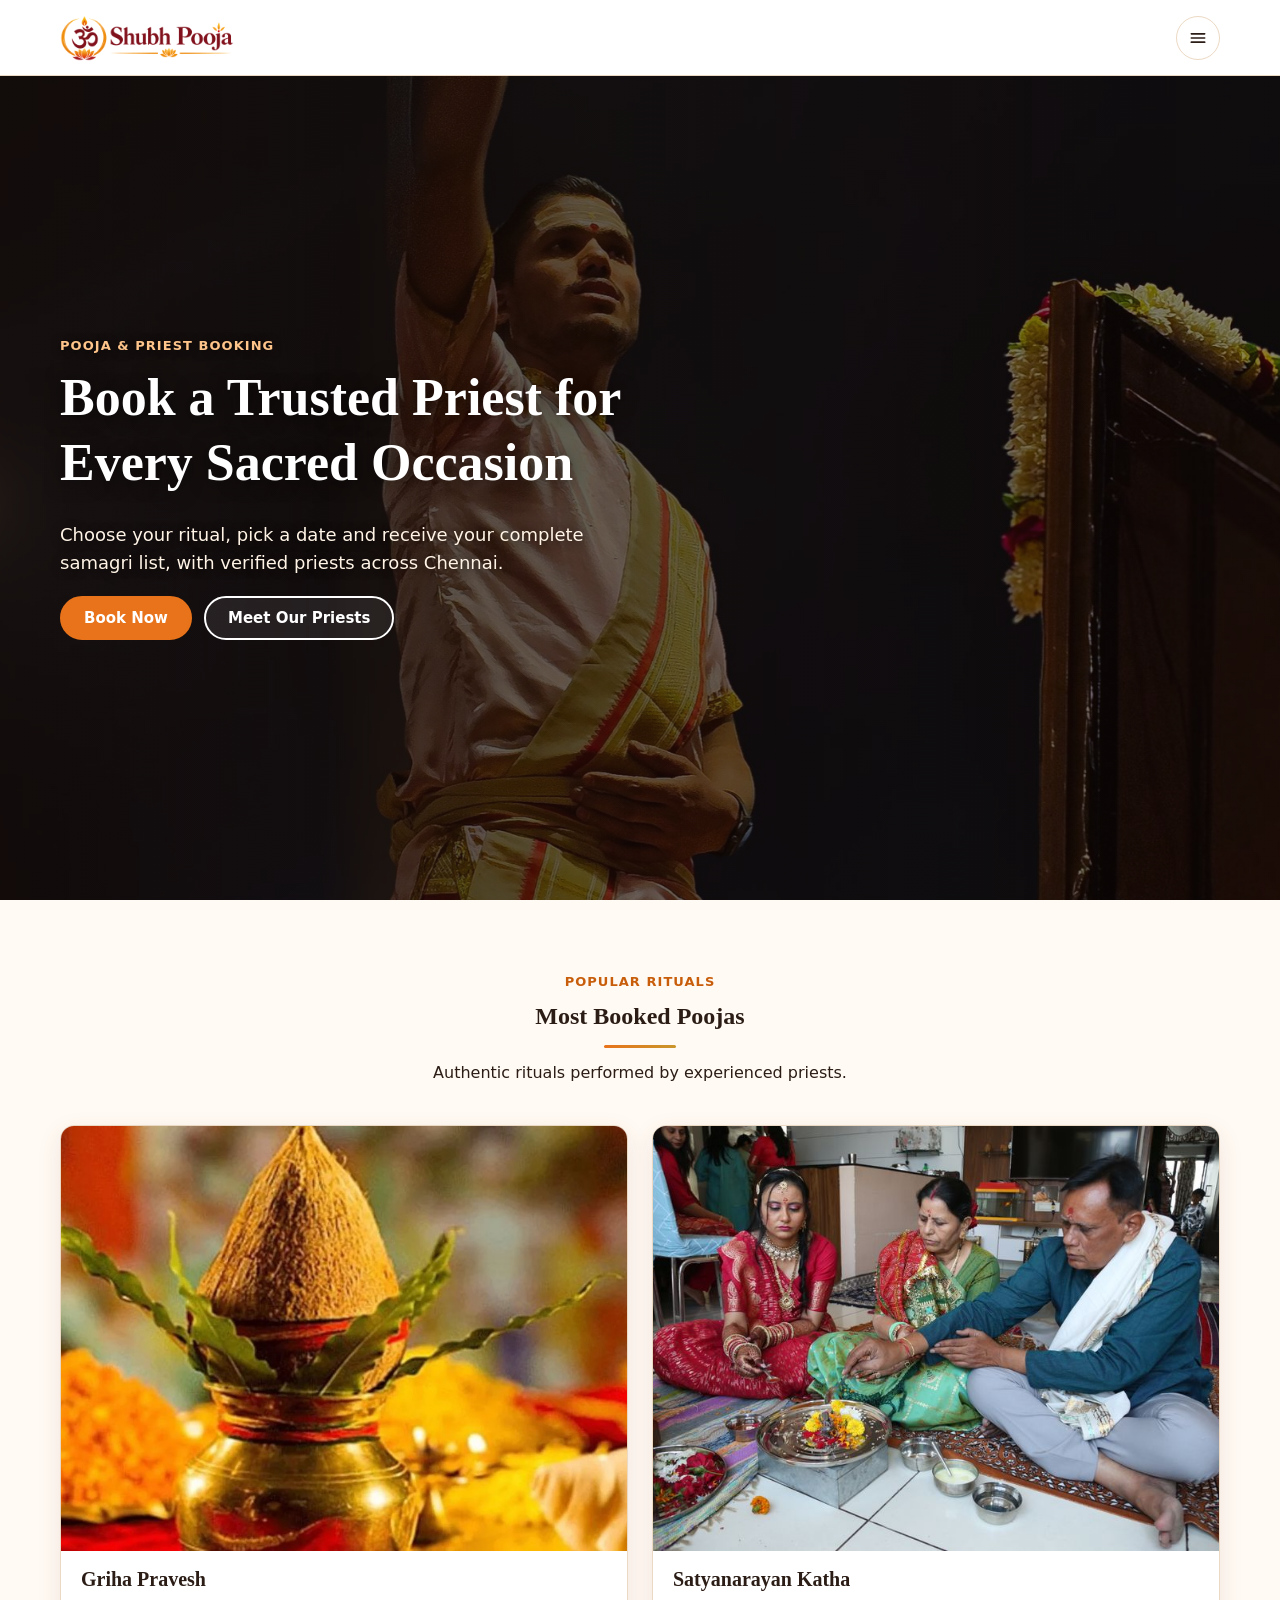
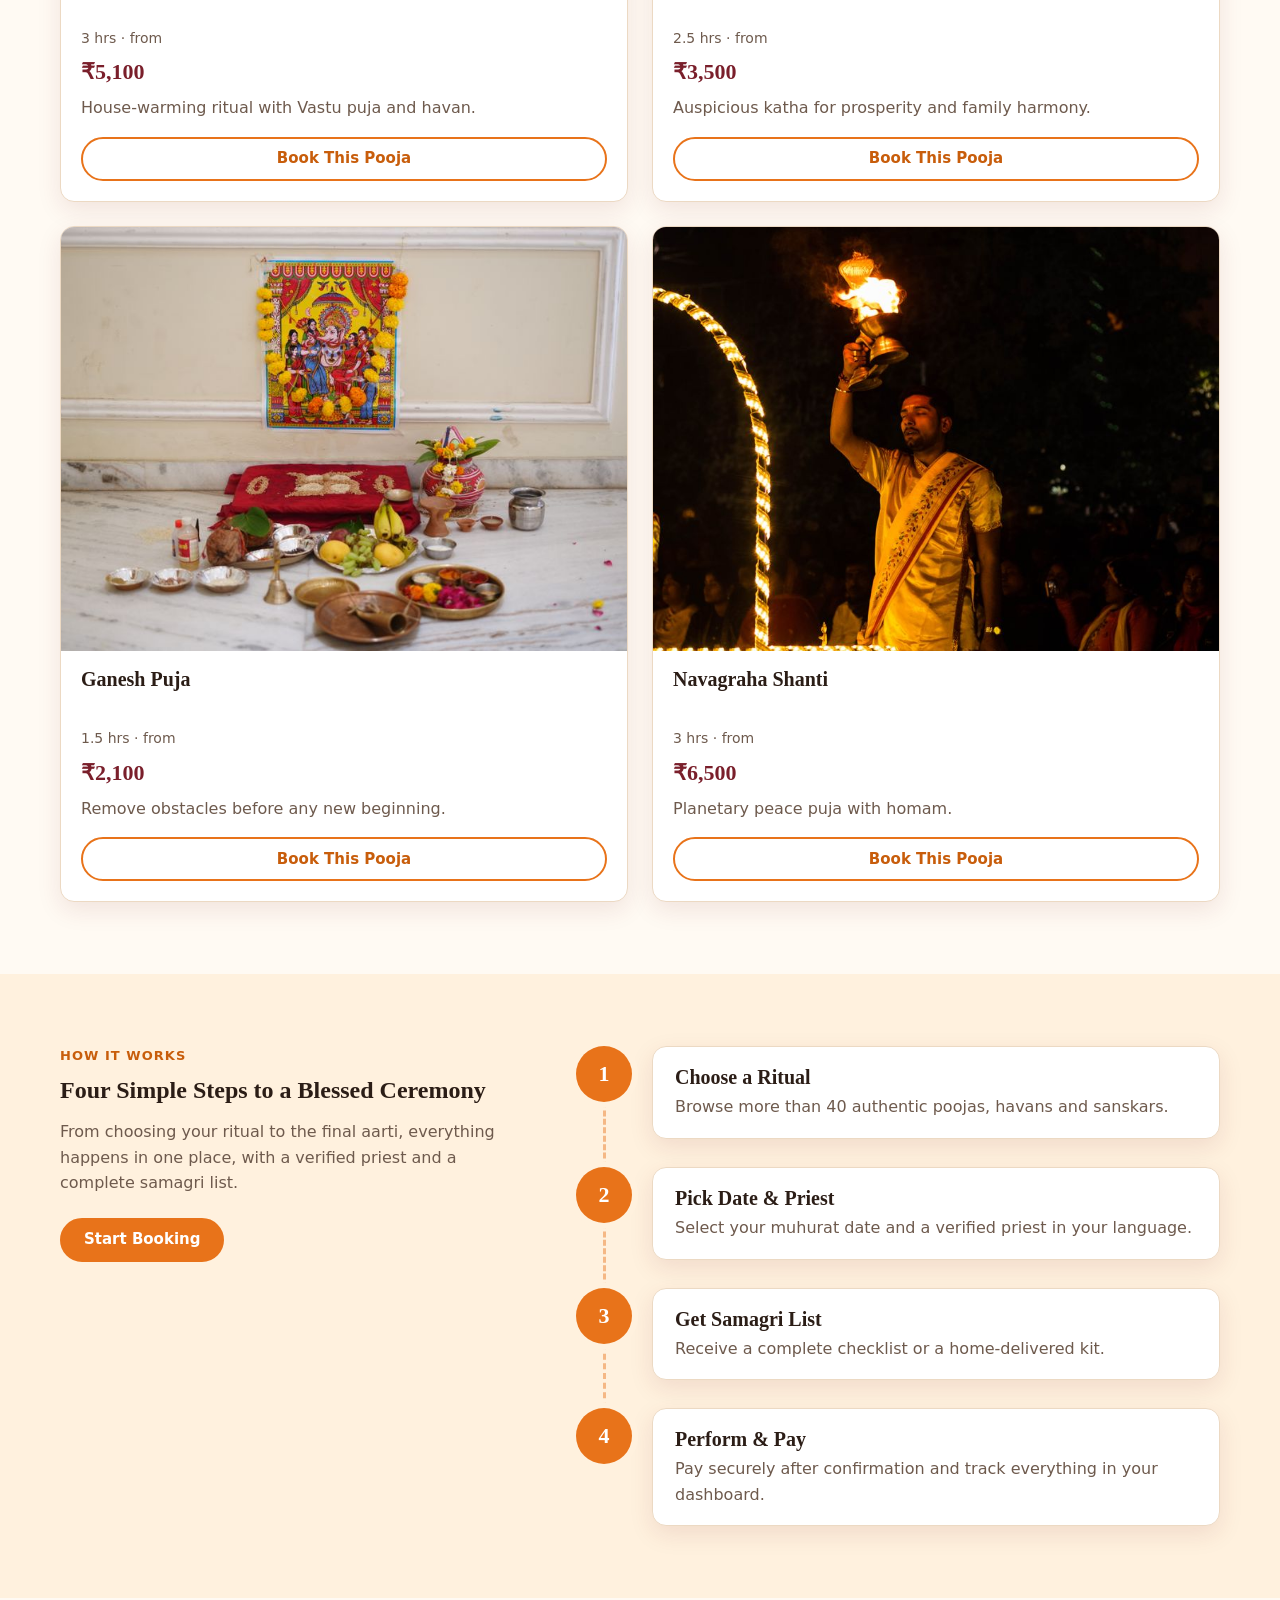
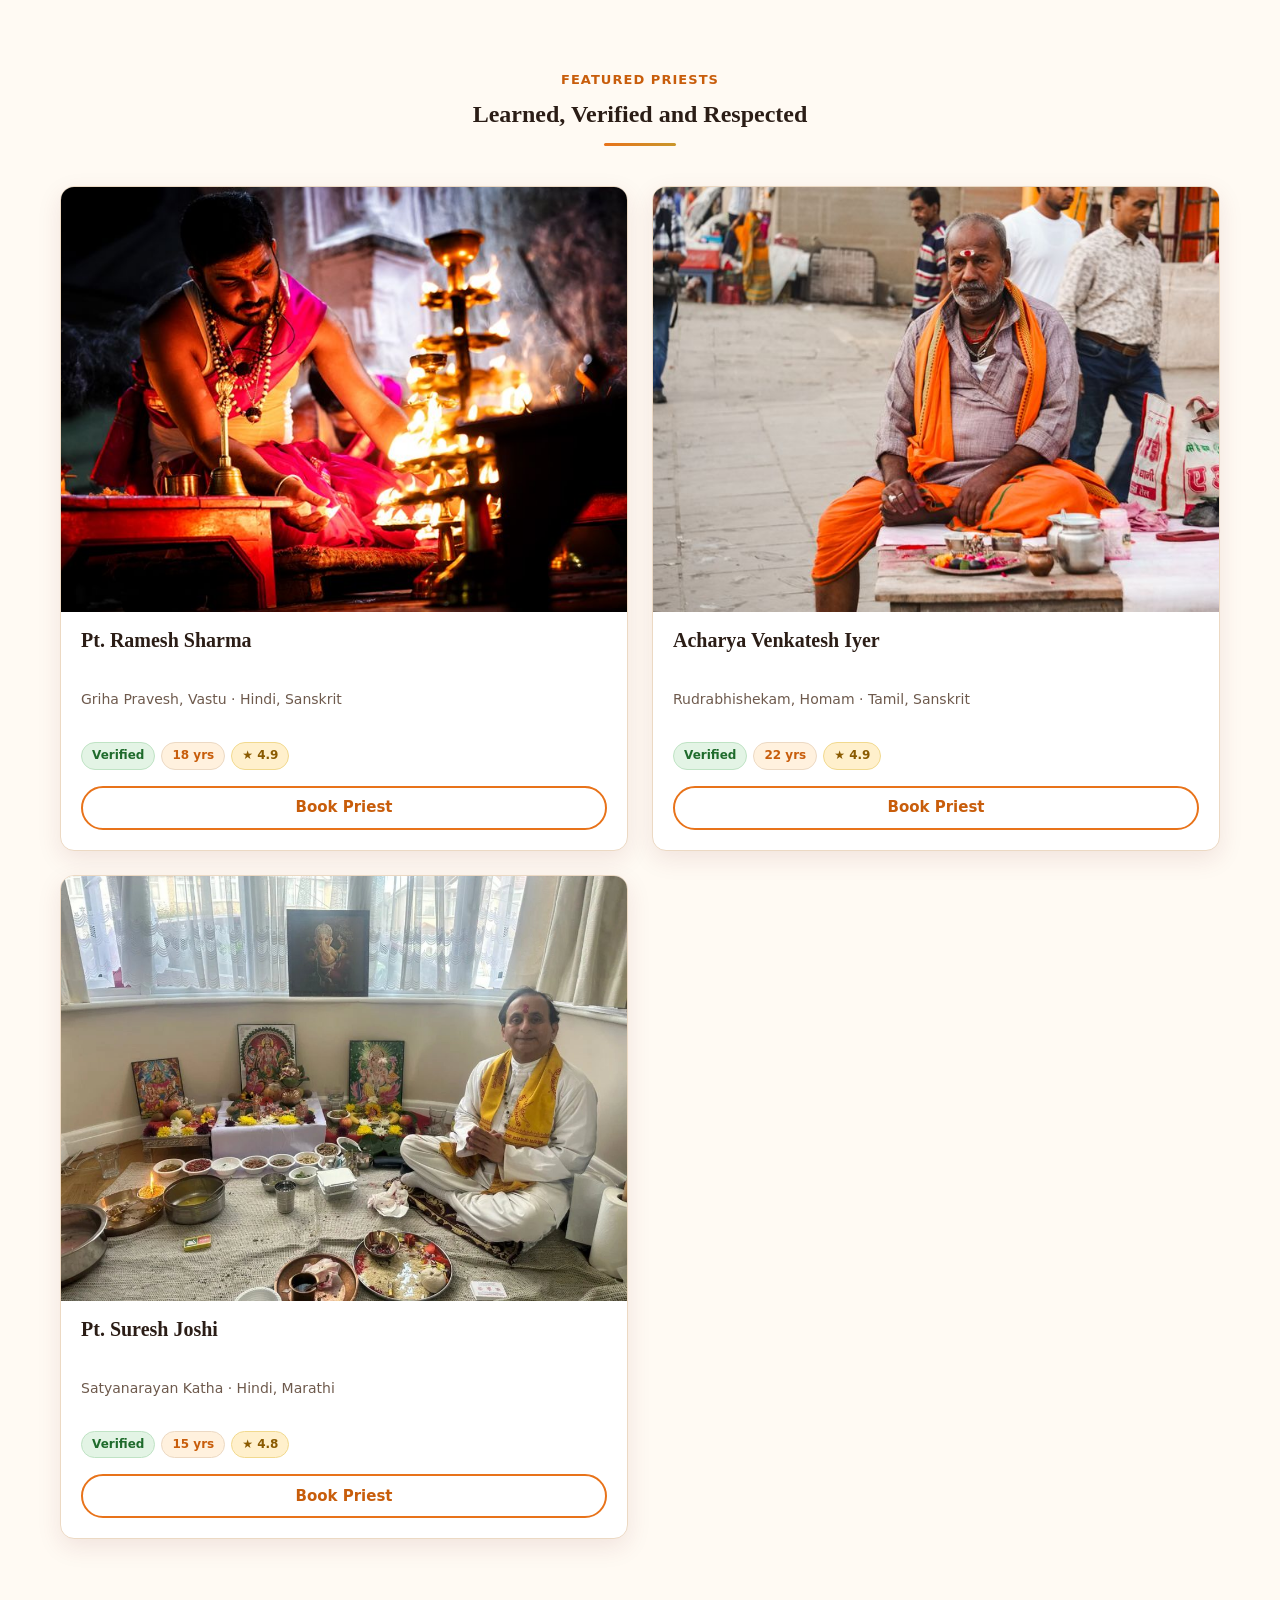
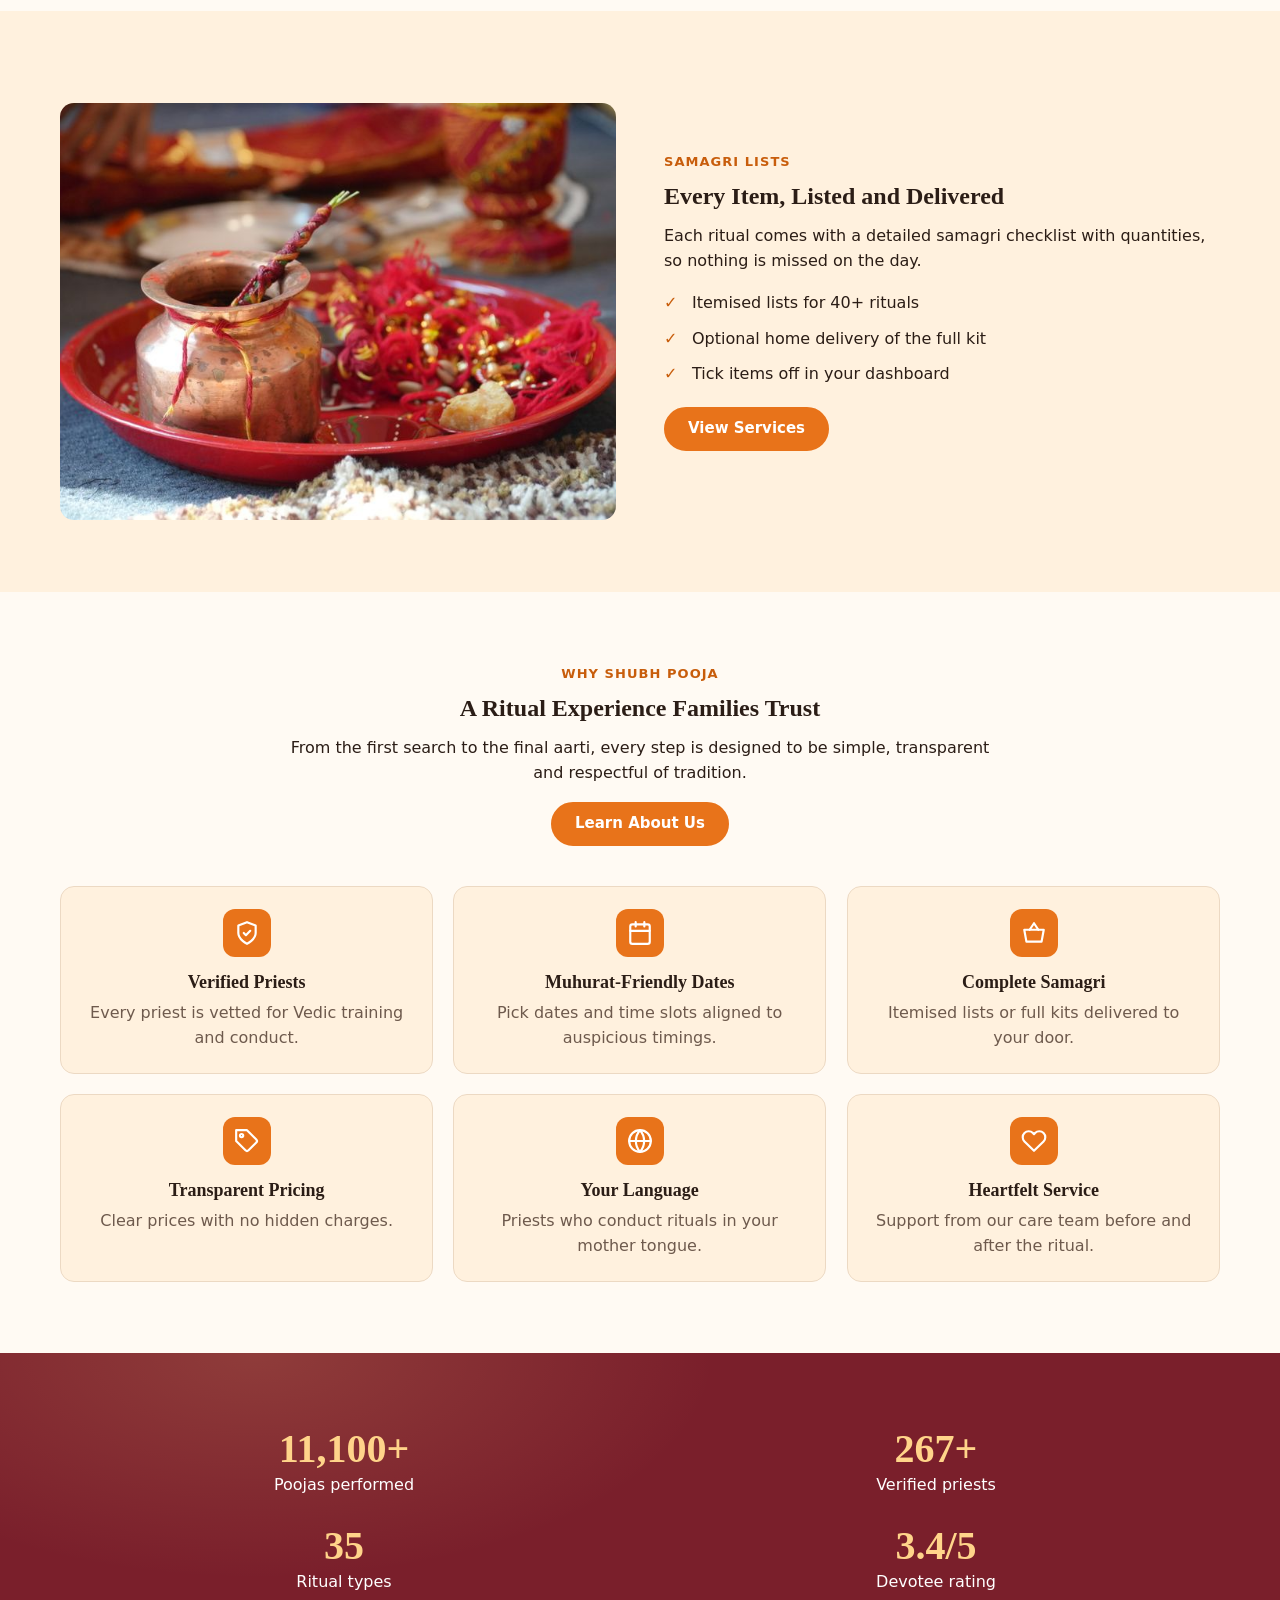
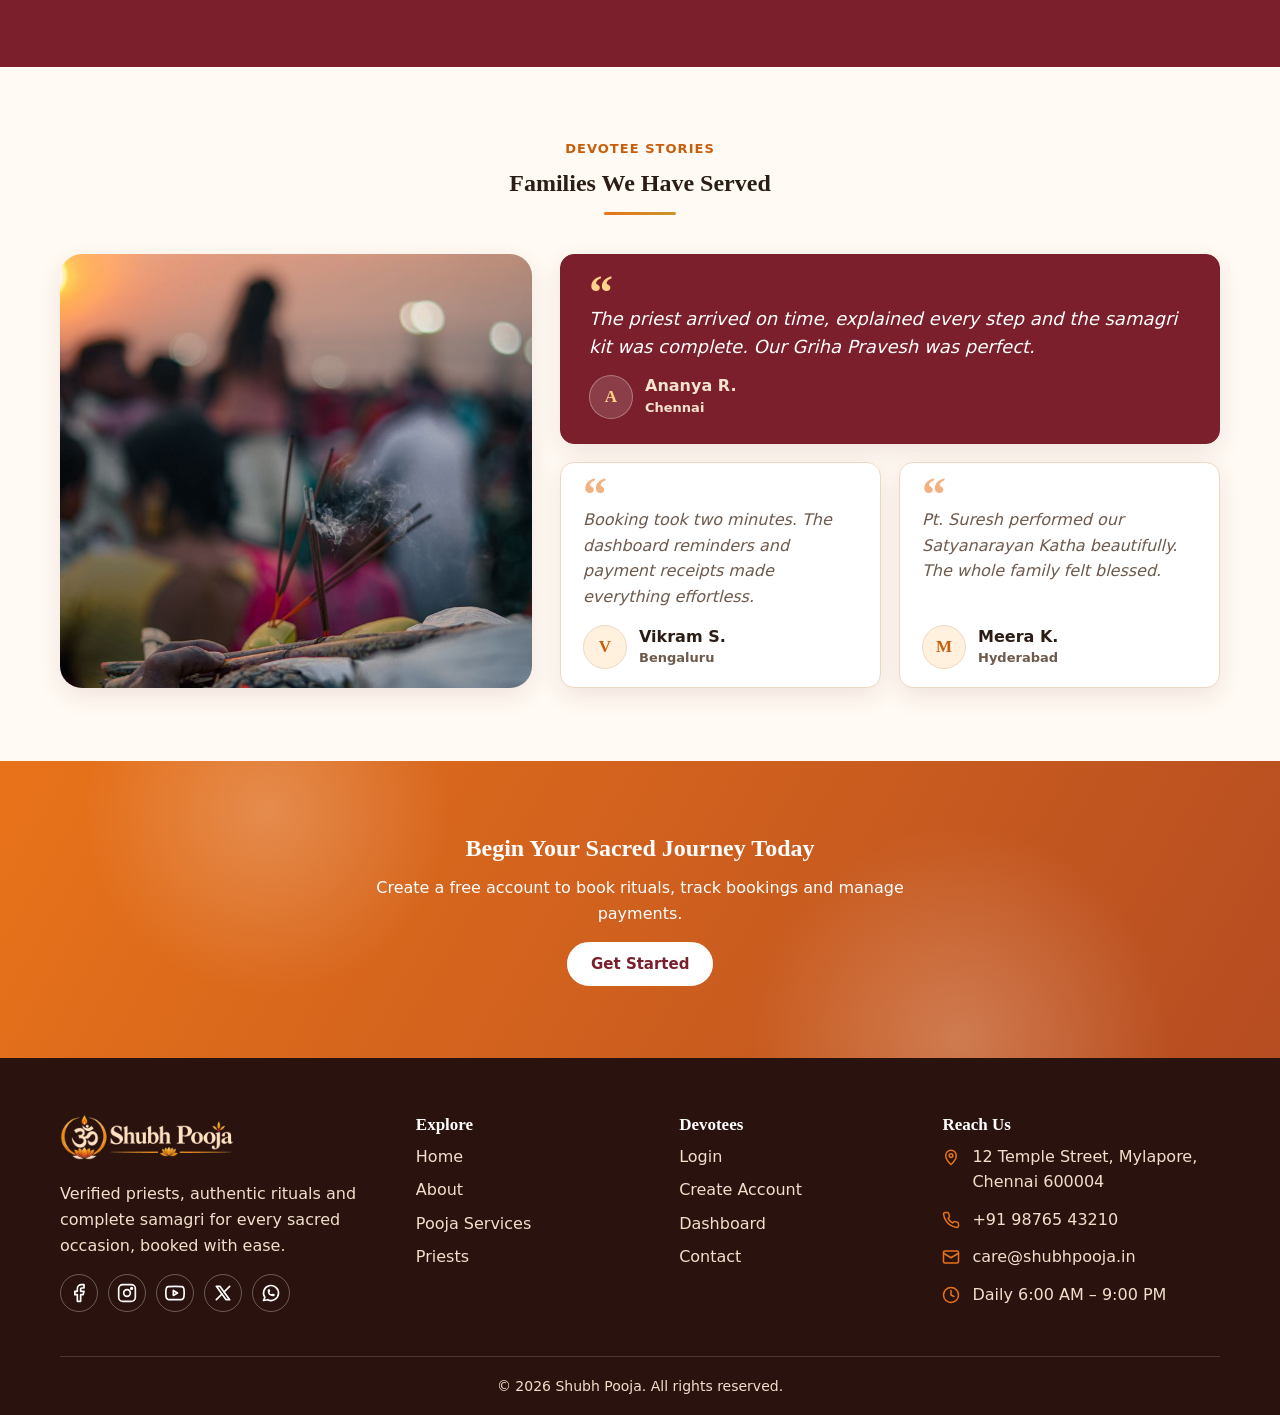
<file: index.html>
<!DOCTYPE html>
<html lang="en" dir="ltr" data-theme="light">
<head>
<meta charset="UTF-8"><meta name="viewport" content="width=device-width, initial-scale=1">
<title>Book Priests & Poojas | Shubh Pooja</title>
<link rel="icon" type="image/png" sizes="32x32" href="assets/images/favicon-32.png"><link rel="icon" href="assets/images/favicon.ico" sizes="any"><link rel="apple-touch-icon" href="assets/images/favicon-180.png">
<script>document.documentElement.classList.add("js");try{var t=localStorage.getItem("theme"),d=localStorage.getItem("dir");if(t)document.documentElement.setAttribute("data-theme",t);if(d)document.documentElement.setAttribute("dir",d)}catch(e){}</script><link rel="stylesheet" href="assets/css/style.css"><link rel="stylesheet" href="assets/css/responsive.css">
</head>
<body data-page="home1">
<div class="page-loader" id="page-loader" role="status" aria-label="Loading"><div class="pl-inner"><div class="pl-ring"><img src="assets/images/favicon-180.png" alt="" width="64" height="64"></div><p class="pl-text">Shubh Pooja</p><div class="pl-bar"><span></span></div></div></div><noscript><style>.page-loader{display:none!important}</style></noscript>
<header id="site-header"></header>
<main>
<section class="has-img hero hero-home" style="--hero-img:url('../images/pexels-31176917.jpg')" data-image-slot="home1-hero-bg"><div class="container"><div class="hero-content">
<p class="eyebrow">Pooja &amp; Priest Booking</p><h1>Book a Trusted Priest for Every Sacred Occasion</h1><p class="lead">Choose your ritual, pick a date and receive your complete samagri list, with verified priests across Chennai.</p><div class="hero-btns"><a class="btn btn-primary" href="services.html">Book Now</a><a class="btn btn-outline" href="priests.html">Meet Our Priests</a></div></div></div></section>
<section class="section "><div class="container">
<div class="section-title"><p class="eyebrow">Popular Rituals</p><h2>Most Booked Poojas</h2><p>Authentic rituals performed by experienced priests.</p></div><div class="grid grid-4"><article class="card" data-cat="home"><div class="img-slot" data-image-slot="home1-ritual-1"><img src="assets/images/griha-pravesh.jpg" alt="Decorated kalash with coconut and mango leaves for a Griha Pravesh puja" loading="lazy" decoding="async"></div><h3 class="t2">Griha Pravesh</h3><p class="meta">3 hrs &middot; from</p><div class="price">₹5,100</div><p>House-warming ritual with Vastu puja and havan.</p><a class="btn btn-outline" href="login.html">Book This Pooja</a></article><article class="card" data-cat="katha"><div class="img-slot" data-image-slot="home1-ritual-2"><img src="assets/images/pexels-35429180.jpg" alt="Family performing a Satyanarayan pooja at home" loading="lazy" decoding="async"></div><h3 class="t2">Satyanarayan Katha</h3><p class="meta">2.5 hrs &middot; from</p><div class="price">₹3,500</div><p>Auspicious katha for prosperity and family harmony.</p><a class="btn btn-outline" href="login.html">Book This Pooja</a></article><article class="card" data-cat="puja"><div class="img-slot" data-image-slot="home1-ritual-3"><img src="assets/images/pexels-37116936.jpg" alt="Ganesh puja setup with offerings" loading="lazy" decoding="async"></div><h3 class="t2">Ganesh Puja</h3><p class="meta">1.5 hrs &middot; from</p><div class="price">₹2,100</div><p>Remove obstacles before any new beginning.</p><a class="btn btn-outline" href="login.html">Book This Pooja</a></article><article class="card" data-cat="homam"><div class="img-slot" data-image-slot="home1-ritual-4"><img src="assets/images/pexels-32680865.jpg" alt="Priest performing a fire offering ritual for Navagraha shanti" loading="lazy" decoding="async"></div><h3 class="t2">Navagraha Shanti</h3><p class="meta">3 hrs &middot; from</p><div class="price">₹6,500</div><p>Planetary peace puja with homam.</p><a class="btn btn-outline" href="login.html">Book This Pooja</a></article></div>
</div></section>
<section class="section alt "><div class="container">
<div class="how"><div class="how-intro"><p class="eyebrow">How It Works</p><h2>Four Simple Steps to a Blessed Ceremony</h2><p>From choosing your ritual to the final aarti, everything happens in one place, with a verified priest and a complete samagri list.</p><a class="btn btn-primary" href="services.html">Start Booking</a></div>
<ol class="how-list"><li class="how-step"><span class="n">1</span><div class="body"><h3>Choose a Ritual</h3><p>Browse more than 40 authentic poojas, havans and sanskars.</p></div></li><li class="how-step"><span class="n">2</span><div class="body"><h3>Pick Date &amp; Priest</h3><p>Select your muhurat date and a verified priest in your language.</p></div></li><li class="how-step"><span class="n">3</span><div class="body"><h3>Get Samagri List</h3><p>Receive a complete checklist or a home-delivered kit.</p></div></li><li class="how-step"><span class="n">4</span><div class="body"><h3>Perform &amp; Pay</h3><p>Pay securely after confirmation and track everything in your dashboard.</p></div></li></ol></div>
</div></section>
<section class="section "><div class="container">
<div class="section-title"><p class="eyebrow">Featured Priests</p><h2>Learned, Verified and Respected</h2><p></p></div><div class="grid grid-3"><article class="card" data-name="pt. ramesh sharma"><div class="img-slot" data-image-slot="home1-priest-1"><img src="assets/images/pexels-31598124.jpg" alt="Hindu priest performing a ritual with candles and incense" loading="lazy" decoding="async"></div><h3 class="t2">Pt. Ramesh Sharma</h3><p class="meta m2">Griha Pravesh, Vastu &middot; Hindi, Sanskrit</p><p class="badges"><span class="badge ok">Verified</span><span class="badge">18 yrs</span><span class="badge warn">&#9733; 4.9</span></p><a class="btn btn-outline" href="login.html">Book Priest</a></article><article class="card" data-name="acharya venkatesh iyer"><div class="img-slot" data-image-slot="home1-priest-2"><img src="assets/images/pexels-29274958.jpg" alt="Elderly priest conducting a Hindu ritual at a temple" loading="lazy" decoding="async"></div><h3 class="t2">Acharya Venkatesh Iyer</h3><p class="meta m2">Rudrabhishekam, Homam &middot; Tamil, Sanskrit</p><p class="badges"><span class="badge ok">Verified</span><span class="badge">22 yrs</span><span class="badge warn">&#9733; 4.9</span></p><a class="btn btn-outline" href="login.html">Book Priest</a></article><article class="card" data-name="pt. suresh joshi"><div class="img-slot" data-image-slot="home1-priest-3"><img src="assets/images/priest-suresh-joshi.jpg" alt="Pt. Suresh Joshi seated before a decorated puja altar with offerings" loading="lazy" decoding="async"></div><h3 class="t2">Pt. Suresh Joshi</h3><p class="meta m2">Satyanarayan Katha &middot; Hindi, Marathi</p><p class="badges"><span class="badge ok">Verified</span><span class="badge">15 yrs</span><span class="badge warn">&#9733; 4.8</span></p><a class="btn btn-outline" href="login.html">Book Priest</a></article></div>
</div></section>
<section class="section alt "><div class="container">
<div class="split"><div class="img-slot" data-image-slot="home1-samagri"><img src="assets/images/pexels-14855916.jpg" alt="Traditional pooja thali with copper pot and ritual items" loading="lazy" decoding="async"></div><div><p class="eyebrow">Samagri Lists</p><h2>Every Item, Listed and Delivered</h2><p>Each ritual comes with a detailed samagri checklist with quantities, so nothing is missed on the day.</p><ul class="checks"><li>Itemised lists for 40+ rituals</li><li>Optional home delivery of the full kit</li><li>Tick items off in your dashboard</li></ul><a class="btn btn-primary" href="services.html">View Services</a></div></div>
</div></section>
<section class="section"><div class="container"><div class="why"><div class="why-intro"><p class="eyebrow">Why Shubh Pooja</p><h2>A Ritual Experience Families Trust</h2><p>From the first search to the final aarti, every step is designed to be simple, transparent and respectful of tradition.</p><a class="btn btn-primary" href="about.html">Learn About Us</a></div><div class="why-grid"><article class="why-tile"><span class="ico"><svg class="ic" viewBox="0 0 24 24" aria-hidden="true"><path d="M12 22s8-4 8-10V5l-8-3-8 3v7c0 6 8 10 8 10z"/><path d="M9 12l2 2 4-4"/></svg></span><h3>Verified Priests</h3><p>Every priest is vetted for Vedic training and conduct.</p></article><article class="why-tile"><span class="ico"><svg class="ic" viewBox="0 0 24 24" aria-hidden="true"><rect x="3" y="4" width="18" height="18" rx="2"/><path d="M16 2v4M8 2v4M3 10h18"/></svg></span><h3>Muhurat-Friendly Dates</h3><p>Pick dates and time slots aligned to auspicious timings.</p></article><article class="why-tile"><span class="ico"><svg class="ic" viewBox="0 0 24 24" aria-hidden="true"><path d="M3 9h18l-2 11H5L3 9z"/><path d="M8 9l4-6 4 6"/></svg></span><h3>Complete Samagri</h3><p>Itemised lists or full kits delivered to your door.</p></article><article class="why-tile"><span class="ico"><svg class="ic" viewBox="0 0 24 24" aria-hidden="true"><path d="M20.6 13.4l-7.2 7.2a2 2 0 0 1-2.8 0L2 12V2h10l8.6 8.6a2 2 0 0 1 0 2.8z"/><circle cx="7" cy="7" r="1.5"/></svg></span><h3>Transparent Pricing</h3><p>Clear prices with no hidden charges.</p></article><article class="why-tile"><span class="ico"><svg class="ic" viewBox="0 0 24 24" aria-hidden="true"><circle cx="12" cy="12" r="10"/><path d="M2 12h20M12 2a15 15 0 0 1 0 20M12 2a15 15 0 0 0 0 20"/></svg></span><h3>Your Language</h3><p>Priests who conduct rituals in your mother tongue.</p></article><article class="why-tile"><span class="ico"><svg class="ic" viewBox="0 0 24 24" aria-hidden="true"><path d="M20.8 4.6a5.5 5.5 0 0 0-7.8 0L12 5.7l-1-1.1a5.5 5.5 0 0 0-7.8 7.8L12 21l8.8-8.6a5.5 5.5 0 0 0 0-7.8z"/></svg></span><h3>Heartfelt Service</h3><p>Support from our care team before and after the ritual.</p></article></div></div></div></section>
<section class="section stats-band"><div class="container"><div class="grid grid-4"><div class="stat"><b>12,500+</b>Poojas performed</div><div class="stat"><b>320+</b>Verified priests</div><div class="stat"><b>45</b>Ritual types</div><div class="stat"><b>4.8/5</b>Devotee rating</div></div></div></section>
<section class="section "><div class="container">
<div class="section-title"><p class="eyebrow">Devotee Stories</p><h2>Families We Have Served</h2><p></p></div>
<div class="stories"><div class="img-slot stories-photo" data-image-slot="home1-stories-family"><img src="assets/images/pexels-36754808.jpg" alt="Families gathered for a puja ritual by the river at sunset" loading="lazy" decoding="async"></div>
<div class="stories-col"><article class="story feature"><span class="qmark" aria-hidden="true">&ldquo;</span><p class="quote">The priest arrived on time, explained every step and the samagri kit was complete. Our Griha Pravesh was perfect.</p><div class="who-row"><span class="avatar-i" aria-hidden="true">A</span><p class="who">Ananya R.<br><span class="meta">Chennai</span></p></div></article>
<div class="stories-pair"><article class="story"><span class="qmark" aria-hidden="true">&ldquo;</span><p class="quote">Booking took two minutes. The dashboard reminders and payment receipts made everything effortless.</p><div class="who-row"><span class="avatar-i" aria-hidden="true">V</span><p class="who">Vikram S.<br><span class="meta">Bengaluru</span></p></div></article>
<article class="story"><span class="qmark" aria-hidden="true">&ldquo;</span><p class="quote">Pt. Suresh performed our Satyanarayan Katha beautifully. The whole family felt blessed.</p><div class="who-row"><span class="avatar-i" aria-hidden="true">M</span><p class="who">Meera K.<br><span class="meta">Hyderabad</span></p></div></article></div></div></div>
</div></section>
<section class="section cta-band"><div class="container"><h2>Begin Your Sacred Journey Today</h2><p>Create a free account to book rituals, track bookings and manage payments.</p><a class="btn btn-primary" href="create-account.html">Get Started</a></div></section>
</main>
<footer id="site-footer"></footer>
<script src="assets/js/main.js"></script>
<script src="assets/js/pages.js"></script>
<script src="assets/js/animations.js"></script>
</body>
</html>
</file>
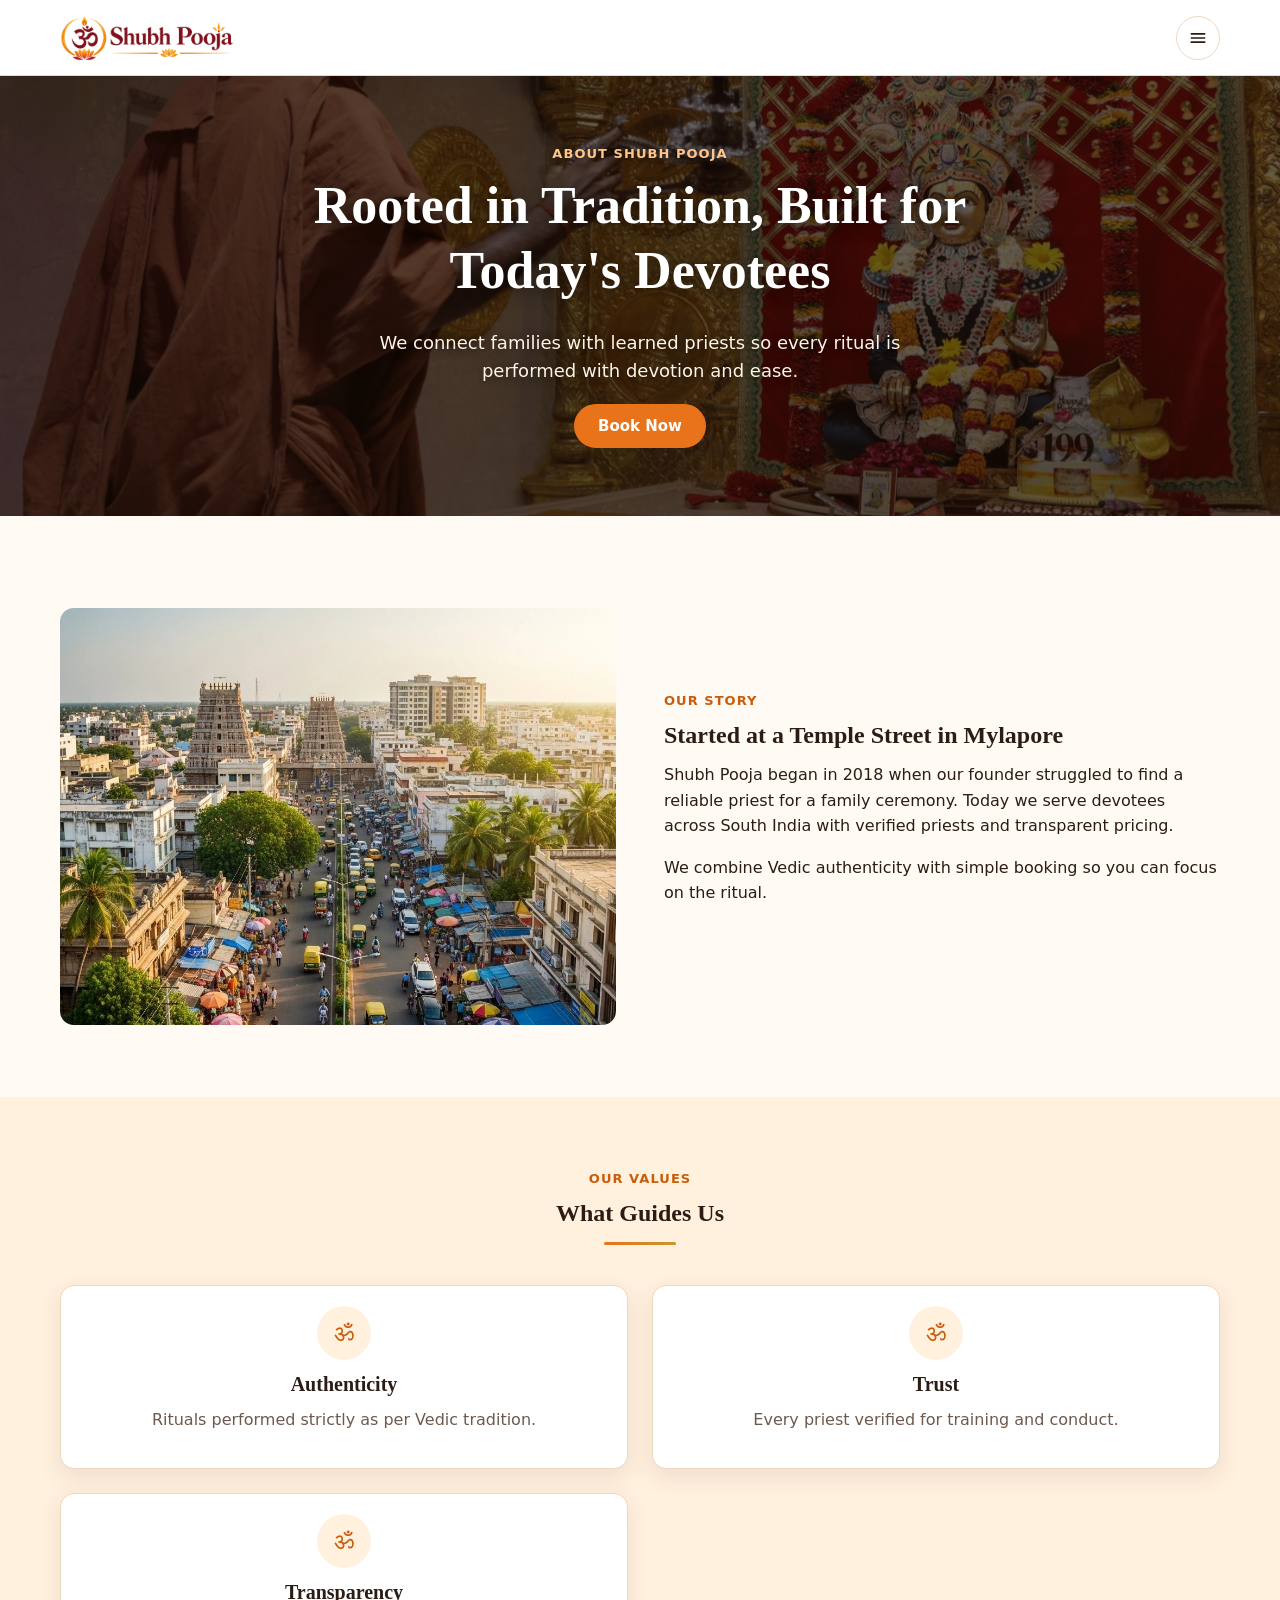
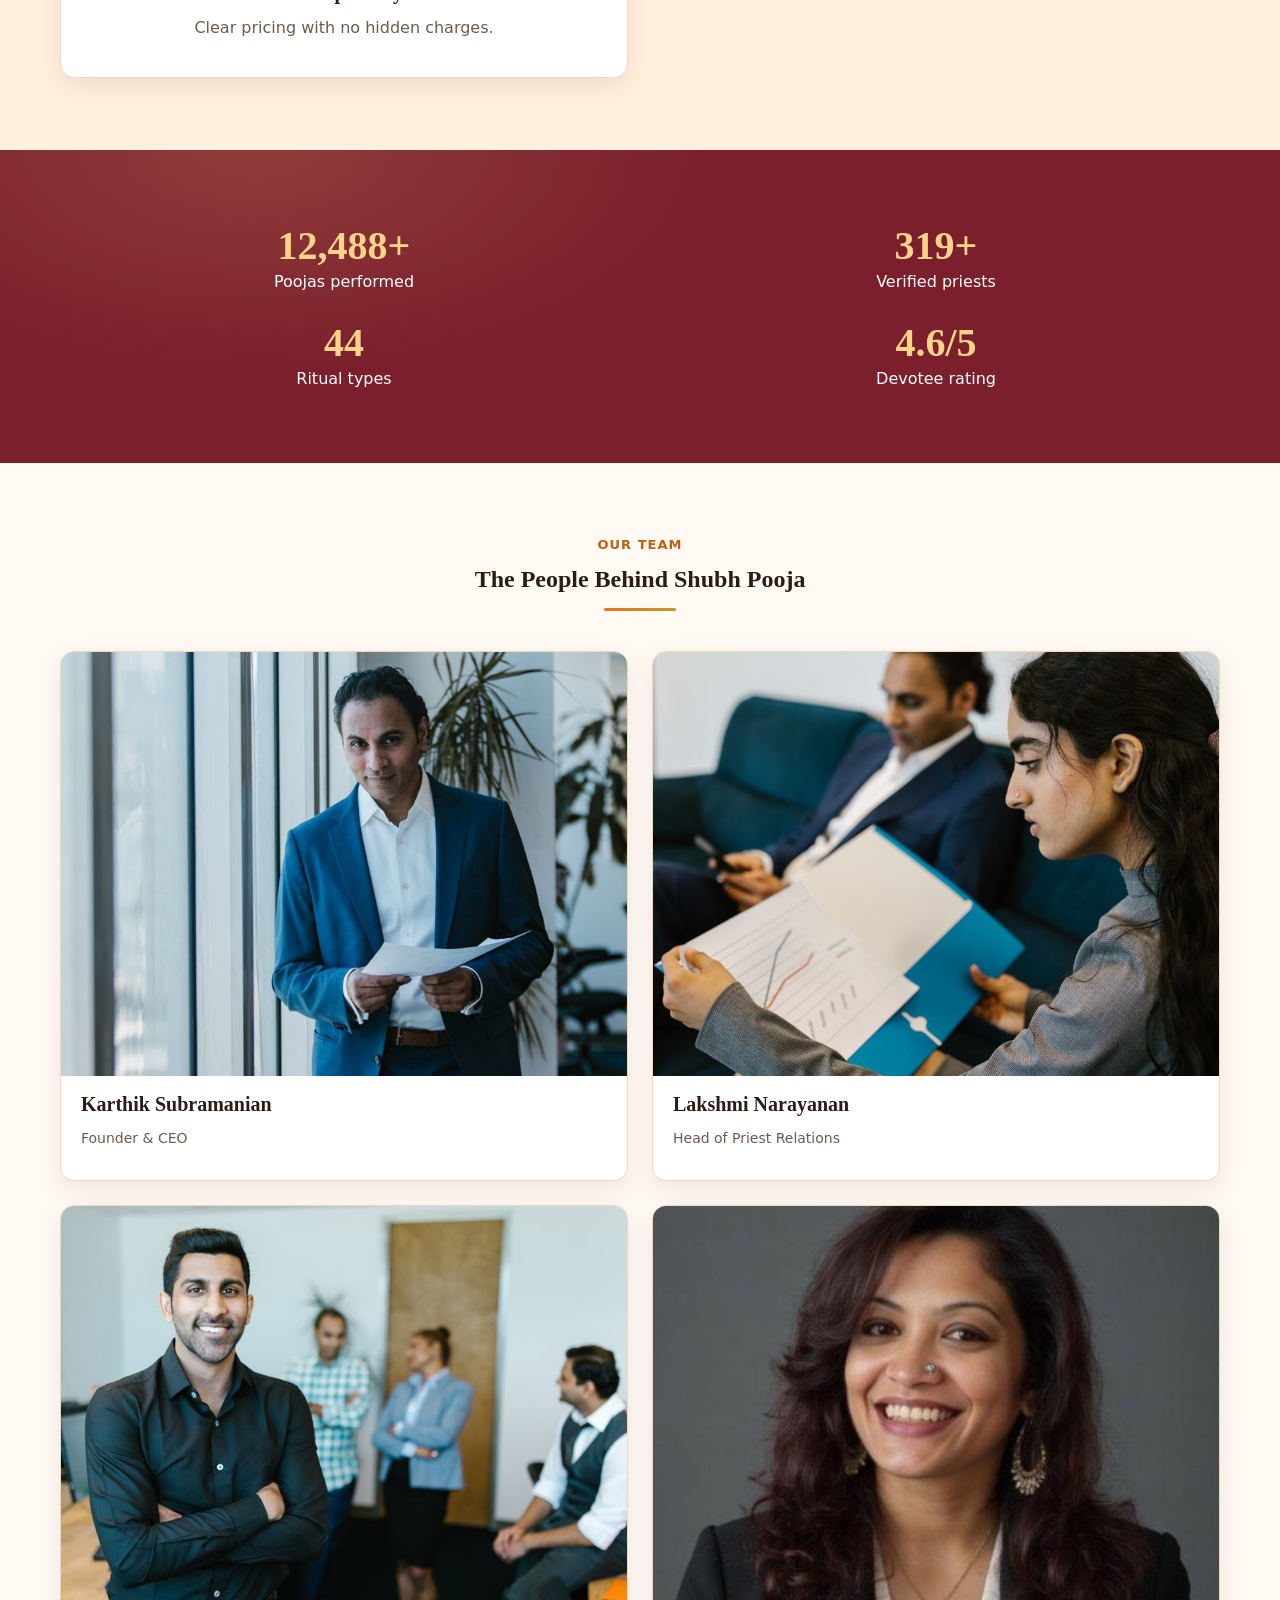
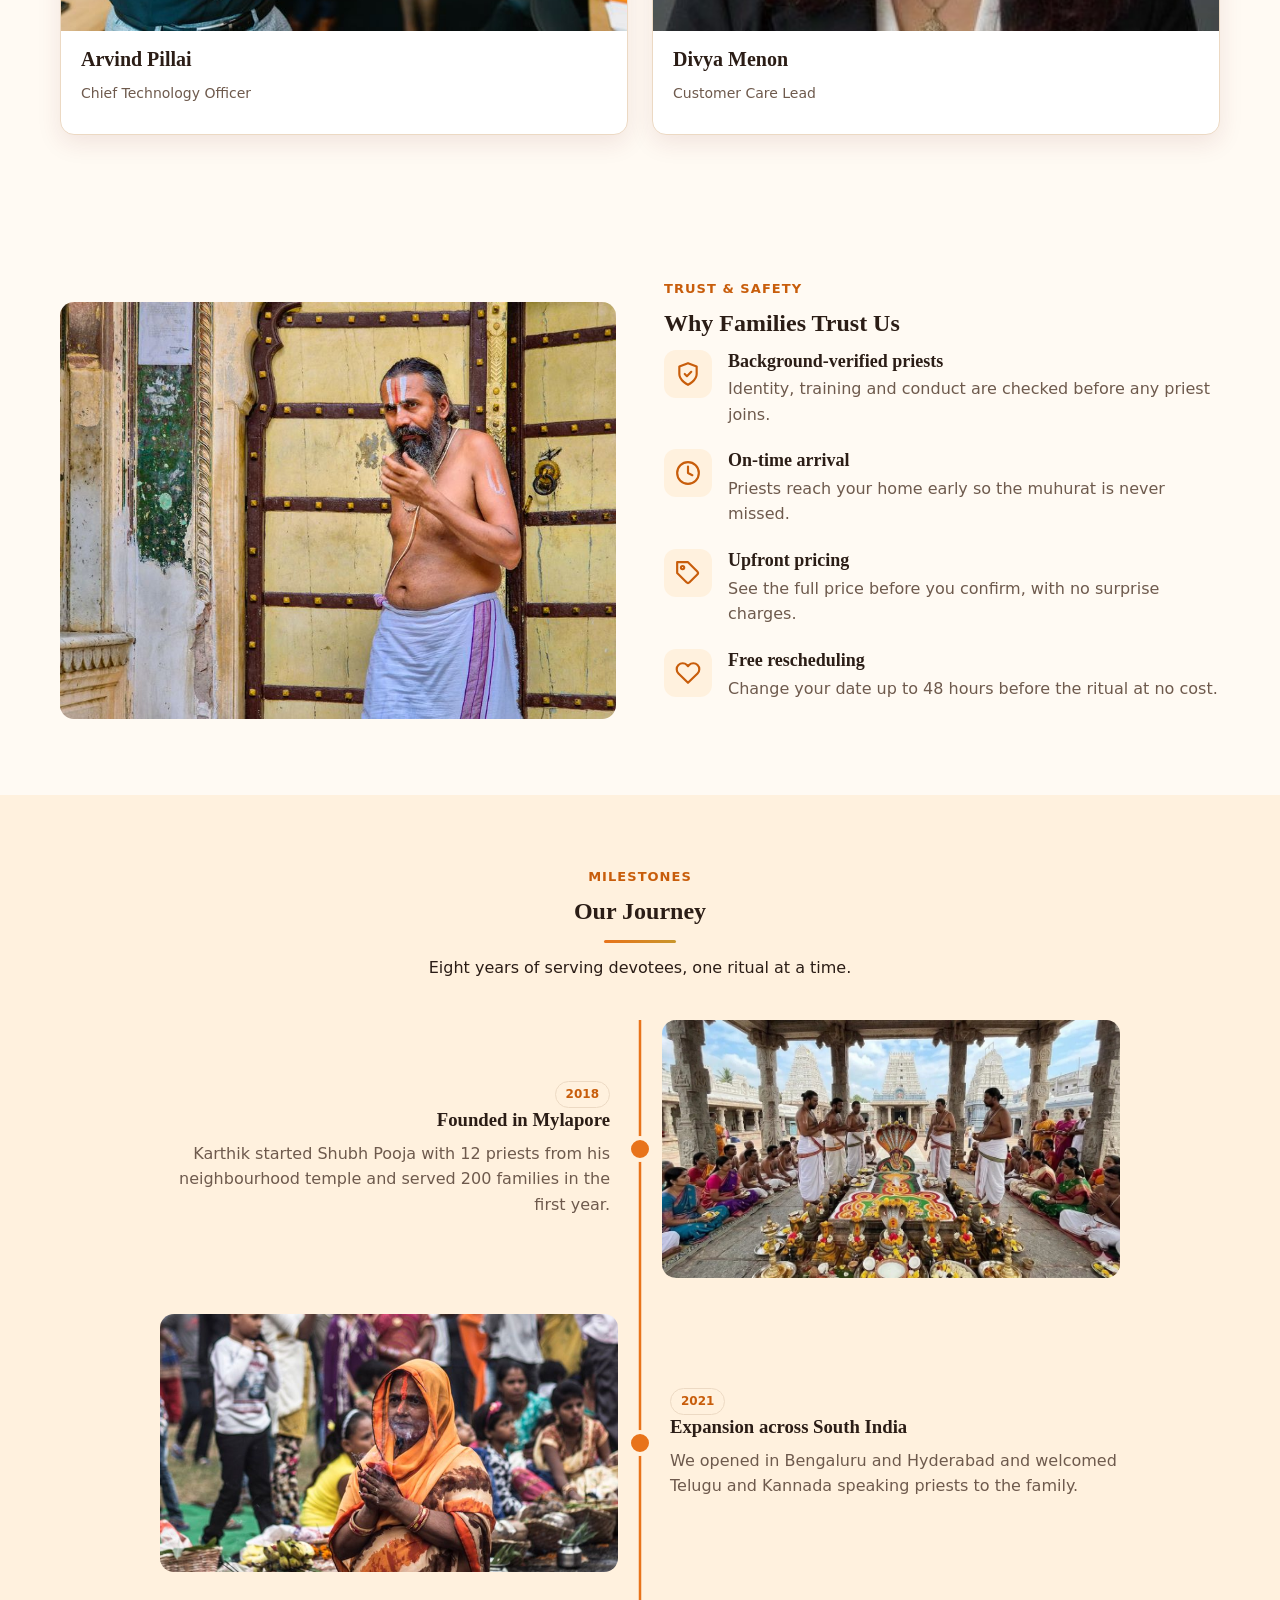
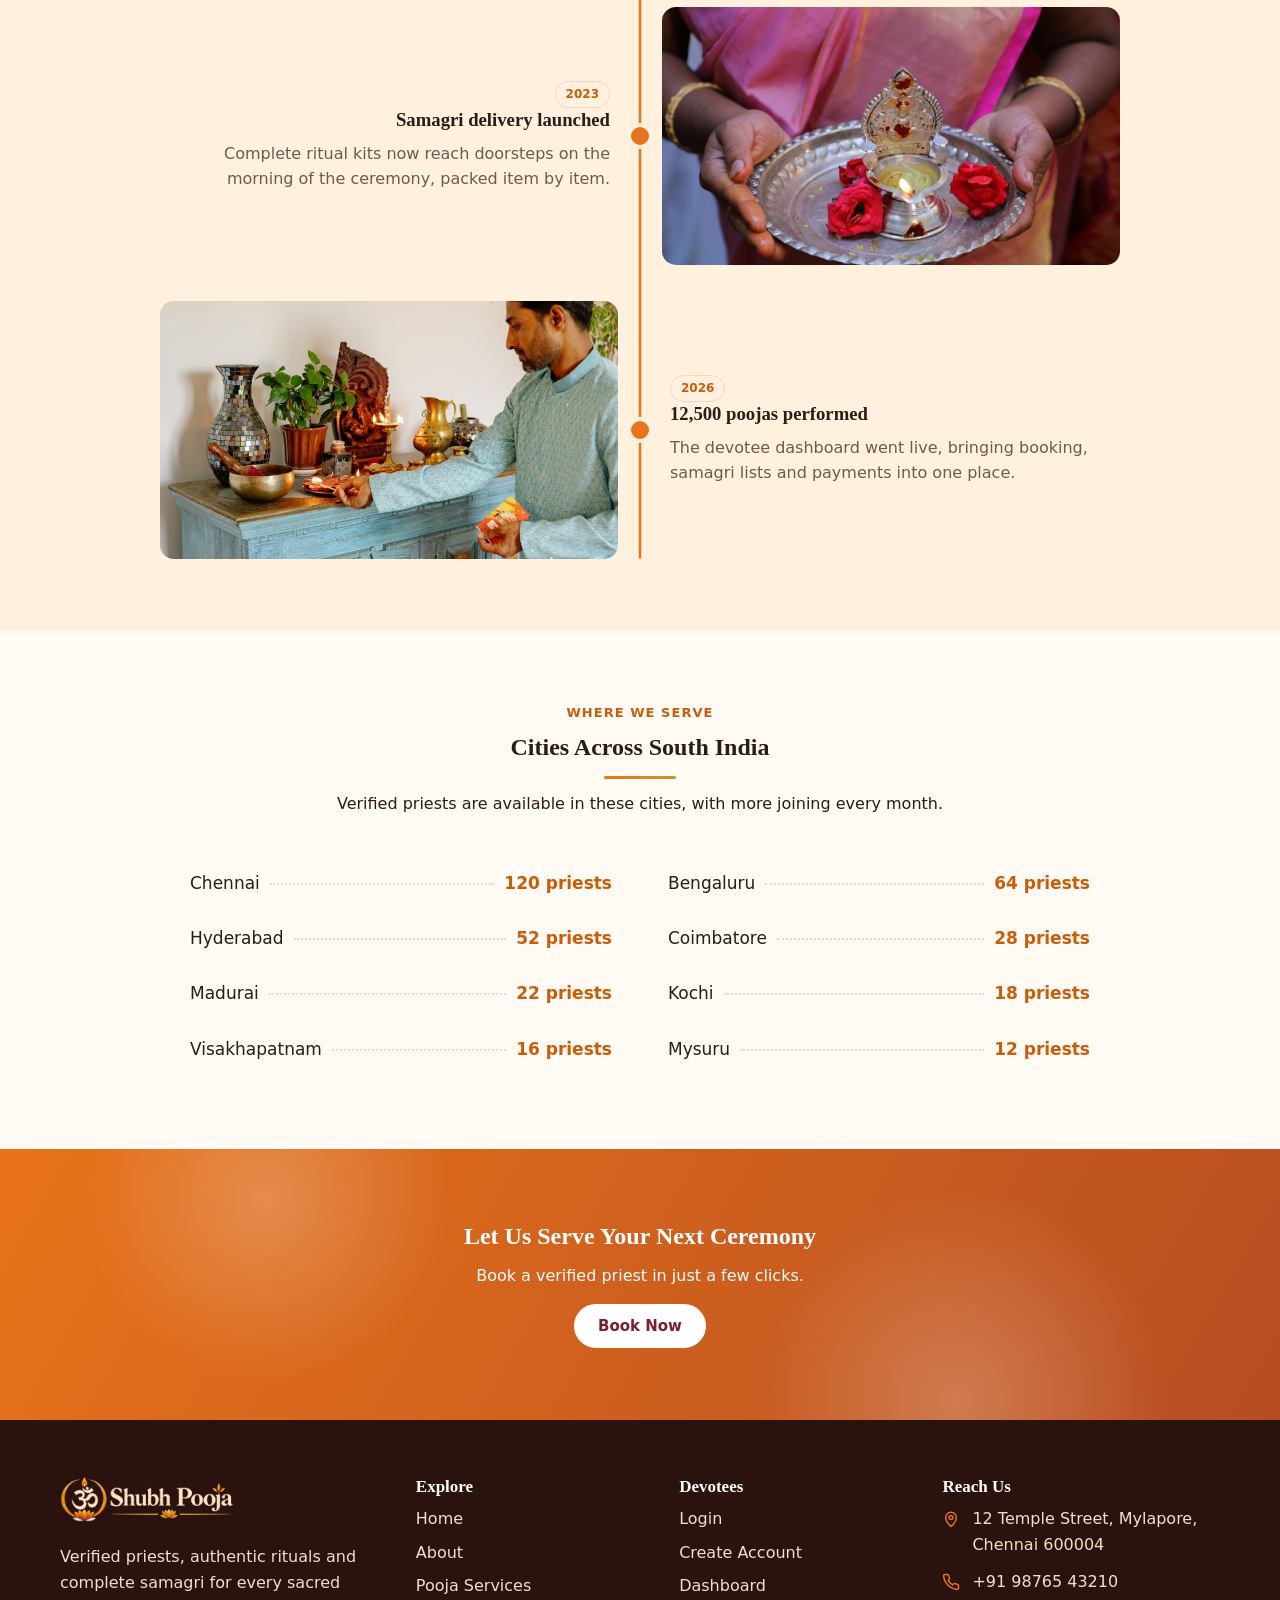
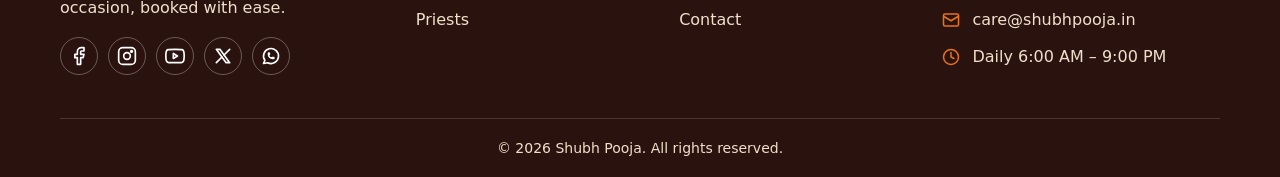
<file: about.html>
<!DOCTYPE html>
<html lang="en" dir="ltr" data-theme="light">
<head>
<meta charset="UTF-8"><meta name="viewport" content="width=device-width, initial-scale=1">
<title>About | Shubh Pooja</title>
<link rel="icon" type="image/png" sizes="32x32" href="assets/images/favicon-32.png"><link rel="icon" href="assets/images/favicon.ico" sizes="any"><link rel="apple-touch-icon" href="assets/images/favicon-180.png">
<script>document.documentElement.classList.add("js");try{var t=localStorage.getItem("theme"),d=localStorage.getItem("dir");if(t)document.documentElement.setAttribute("data-theme",t);if(d)document.documentElement.setAttribute("dir",d)}catch(e){}</script><link rel="stylesheet" href="assets/css/style.css"><link rel="stylesheet" href="assets/css/responsive.css">
</head>
<body data-page="about">
<div class="page-loader" id="page-loader" role="status" aria-label="Loading"><div class="pl-inner"><div class="pl-ring"><img src="assets/images/favicon-180.png" alt="" width="64" height="64"></div><p class="pl-text">Shubh Pooja</p><div class="pl-bar"><span></span></div></div></div><noscript><style>.page-loader{display:none!important}</style></noscript>
<header id="site-header"></header>
<main>
<section class="has-img hero hero-page" style="--hero-img:url('../images/pexels-30544428.jpg')" data-image-slot="about-hero-bg"><div class="container"><div class="hero-content">
<p class="eyebrow">About Shubh Pooja</p><h1>Rooted in Tradition, Built for Today's Devotees</h1><p class="lead">We connect families with learned priests so every ritual is performed with devotion and ease.</p><div class="hero-btns"><a class="btn btn-primary" href="services.html">Book Now</a></div></div></div></section>
<section class="section "><div class="container">
<div class="split"><div class="img-slot" data-image-slot="about-story"><img src="assets/images/about-story-mylapore.jpg" alt="Busy Mylapore street with temple gopurams, autos and flower sellers" loading="lazy" decoding="async"></div><div><p class="eyebrow">Our Story</p><h2>Started at a Temple Street in Mylapore</h2><p>Shubh Pooja began in 2018 when our founder struggled to find a reliable priest for a family ceremony. Today we serve devotees across South India with verified priests and transparent pricing.</p><p>We combine Vedic authenticity with simple booking so you can focus on the ritual.</p></div></div>
</div></section>
<section class="section alt "><div class="container">
<div class="section-title"><p class="eyebrow">Our Values</p><h2>What Guides Us</h2><p></p></div><div class="grid grid-3"><article class="card info-card"><div class="ico">&#2384;</div><h3>Authenticity</h3><p>Rituals performed strictly as per Vedic tradition.</p></article><article class="card info-card"><div class="ico">&#2384;</div><h3>Trust</h3><p>Every priest verified for training and conduct.</p></article><article class="card info-card"><div class="ico">&#2384;</div><h3>Transparency</h3><p>Clear pricing with no hidden charges.</p></article></div>
</div></section>
<section class="section stats-band"><div class="container"><div class="grid grid-4"><div class="stat"><b>12,500+</b>Poojas performed</div><div class="stat"><b>320+</b>Verified priests</div><div class="stat"><b>45</b>Ritual types</div><div class="stat"><b>4.8/5</b>Devotee rating</div></div></div></section>
<section class="section "><div class="container">
<div class="section-title"><p class="eyebrow">Our Team</p><h2>The People Behind Shubh Pooja</h2><p></p></div><div class="grid grid-4"><article class="card"><div class="img-slot" data-image-slot="about-team-1"><img src="assets/images/pexels-7580766.jpg" alt="Karthik Subramanian, Founder and CEO" loading="lazy" decoding="async"></div><h3>Karthik Subramanian</h3><p class="meta">Founder & CEO</p></article><article class="card"><div class="img-slot" data-image-slot="about-team-2"><img src="assets/images/pexels-7580778.jpg" alt="Lakshmi Narayanan, Head of Priest Relations" loading="lazy" decoding="async"></div><h3>Lakshmi Narayanan</h3><p class="meta">Head of Priest Relations</p></article><article class="card"><div class="img-slot" data-image-slot="about-team-3"><img src="assets/images/pexels-7581111.jpg" alt="Arvind Pillai, Chief Technology Officer" loading="lazy" decoding="async"></div><h3>Arvind Pillai</h3><p class="meta">Chief Technology Officer</p></article><article class="card"><div class="img-slot" data-image-slot="about-team-4"><img src="assets/images/team-divya-menon.jpg" alt="Divya Menon, Customer Care Lead" style="object-position:50% 28%" loading="lazy" decoding="async"></div><h3>Divya Menon</h3><p class="meta">Customer Care Lead</p></article></div>
</div></section>
<section class="section "><div class="container">
<div class="split flip"><div><p class="eyebrow">Trust &amp; Safety</p><h2>Why Families Trust Us</h2><div class="trust-row"><span class="ico"><svg class="ic" viewBox="0 0 24 24" aria-hidden="true"><path d="M12 22s8-4 8-10V5l-8-3-8 3v7c0 6 8 10 8 10z"/><path d="M9 12l2 2 4-4"/></svg></span><div><h3>Background-verified priests</h3><p>Identity, training and conduct are checked before any priest joins.</p></div></div><div class="trust-row"><span class="ico"><svg class="ic" viewBox="0 0 24 24" aria-hidden="true"><circle cx="12" cy="12" r="10"/><path d="M12 6v6l4 2"/></svg></span><div><h3>On-time arrival</h3><p>Priests reach your home early so the muhurat is never missed.</p></div></div><div class="trust-row"><span class="ico"><svg class="ic" viewBox="0 0 24 24" aria-hidden="true"><path d="M20.6 13.4l-7.2 7.2a2 2 0 0 1-2.8 0L2 12V2h10l8.6 8.6a2 2 0 0 1 0 2.8z"/><circle cx="7" cy="7" r="1.5"/></svg></span><div><h3>Upfront pricing</h3><p>See the full price before you confirm, with no surprise charges.</p></div></div><div class="trust-row"><span class="ico"><svg class="ic" viewBox="0 0 24 24" aria-hidden="true"><path d="M20.8 4.6a5.5 5.5 0 0 0-7.8 0L12 5.7l-1-1.1a5.5 5.5 0 0 0-7.8 7.8L12 21l8.8-8.6a5.5 5.5 0 0 0 0-7.8z"/></svg></span><div><h3>Free rescheduling</h3><p>Change your date up to 48 hours before the ritual at no cost.</p></div></div></div><div class="img-slot" data-image-slot="about-trust"><img src="assets/images/pexels-34548945.jpg" alt="Hindu priest at the entrance of a temple" loading="lazy" decoding="async"></div></div>
</div></section>
<section class="section alt "><div class="container">
<div class="section-title"><p class="eyebrow">Milestones</p><h2>Our Journey</h2><p>Eight years of serving devotees, one ritual at a time.</p></div><div class="zigzag"><div class="zz-item"><div class="zz-text"><span class="badge">2018</span><h3>Founded in Mylapore</h3><p>Karthik started Shubh Pooja with 12 priests from his neighbourhood temple and served 200 families in the first year.</p></div><span class="zz-dot"></span><div class="img-slot" data-image-slot="about-journey-1"><img src="assets/images/journey-founded-mylapore.jpg" alt="Priests and devotees performing a ritual in a temple mandapam in Mylapore" loading="lazy" decoding="async"></div></div><div class="zz-item"><div class="zz-text"><span class="badge">2021</span><h3>Expansion across South India</h3><p>We opened in Bengaluru and Hyderabad and welcomed Telugu and Kannada speaking priests to the family.</p></div><span class="zz-dot"></span><div class="img-slot" data-image-slot="about-journey-2"><img src="assets/images/pexels-1630785.jpg" alt="Festival celebration with rituals" loading="lazy" decoding="async"></div></div><div class="zz-item"><div class="zz-text"><span class="badge">2023</span><h3>Samagri delivery launched</h3><p>Complete ritual kits now reach doorsteps on the morning of the ceremony, packed item by item.</p></div><span class="zz-dot"></span><div class="img-slot" data-image-slot="about-journey-3"><img src="assets/images/pexels-12936912.jpg" alt="Puja plate with a diya and red roses" loading="lazy" decoding="async"></div></div><div class="zz-item"><div class="zz-text"><span class="badge">2026</span><h3>12,500 poojas performed</h3><p>The devotee dashboard went live, bringing booking, samagri lists and payments into one place.</p></div><span class="zz-dot"></span><div class="img-slot" data-image-slot="about-journey-4"><img src="assets/images/pexels-8819207.jpg" alt="Man performing a ritual at a decorated home altar" loading="lazy" decoding="async"></div></div></div>
</div></section>
<section class="section "><div class="container">
<div class="section-title"><p class="eyebrow">Where We Serve</p><h2>Cities Across South India</h2><p>Verified priests are available in these cities, with more joining every month.</p></div><div class="city-list"><div class="city"><span>Chennai</span><i></i><b>120 priests</b></div><div class="city"><span>Bengaluru</span><i></i><b>64 priests</b></div><div class="city"><span>Hyderabad</span><i></i><b>52 priests</b></div><div class="city"><span>Coimbatore</span><i></i><b>28 priests</b></div><div class="city"><span>Madurai</span><i></i><b>22 priests</b></div><div class="city"><span>Kochi</span><i></i><b>18 priests</b></div><div class="city"><span>Visakhapatnam</span><i></i><b>16 priests</b></div><div class="city"><span>Mysuru</span><i></i><b>12 priests</b></div></div>
</div></section>
<section class="section cta-band"><div class="container"><h2>Let Us Serve Your Next Ceremony</h2><p>Book a verified priest in just a few clicks.</p><a class="btn btn-primary" href="services.html">Book Now</a></div></section>
</main>
<footer id="site-footer"></footer>
<script src="assets/js/main.js"></script>
<script src="assets/js/pages.js"></script>
<script src="assets/js/animations.js"></script>
</body>
</html>
</file>
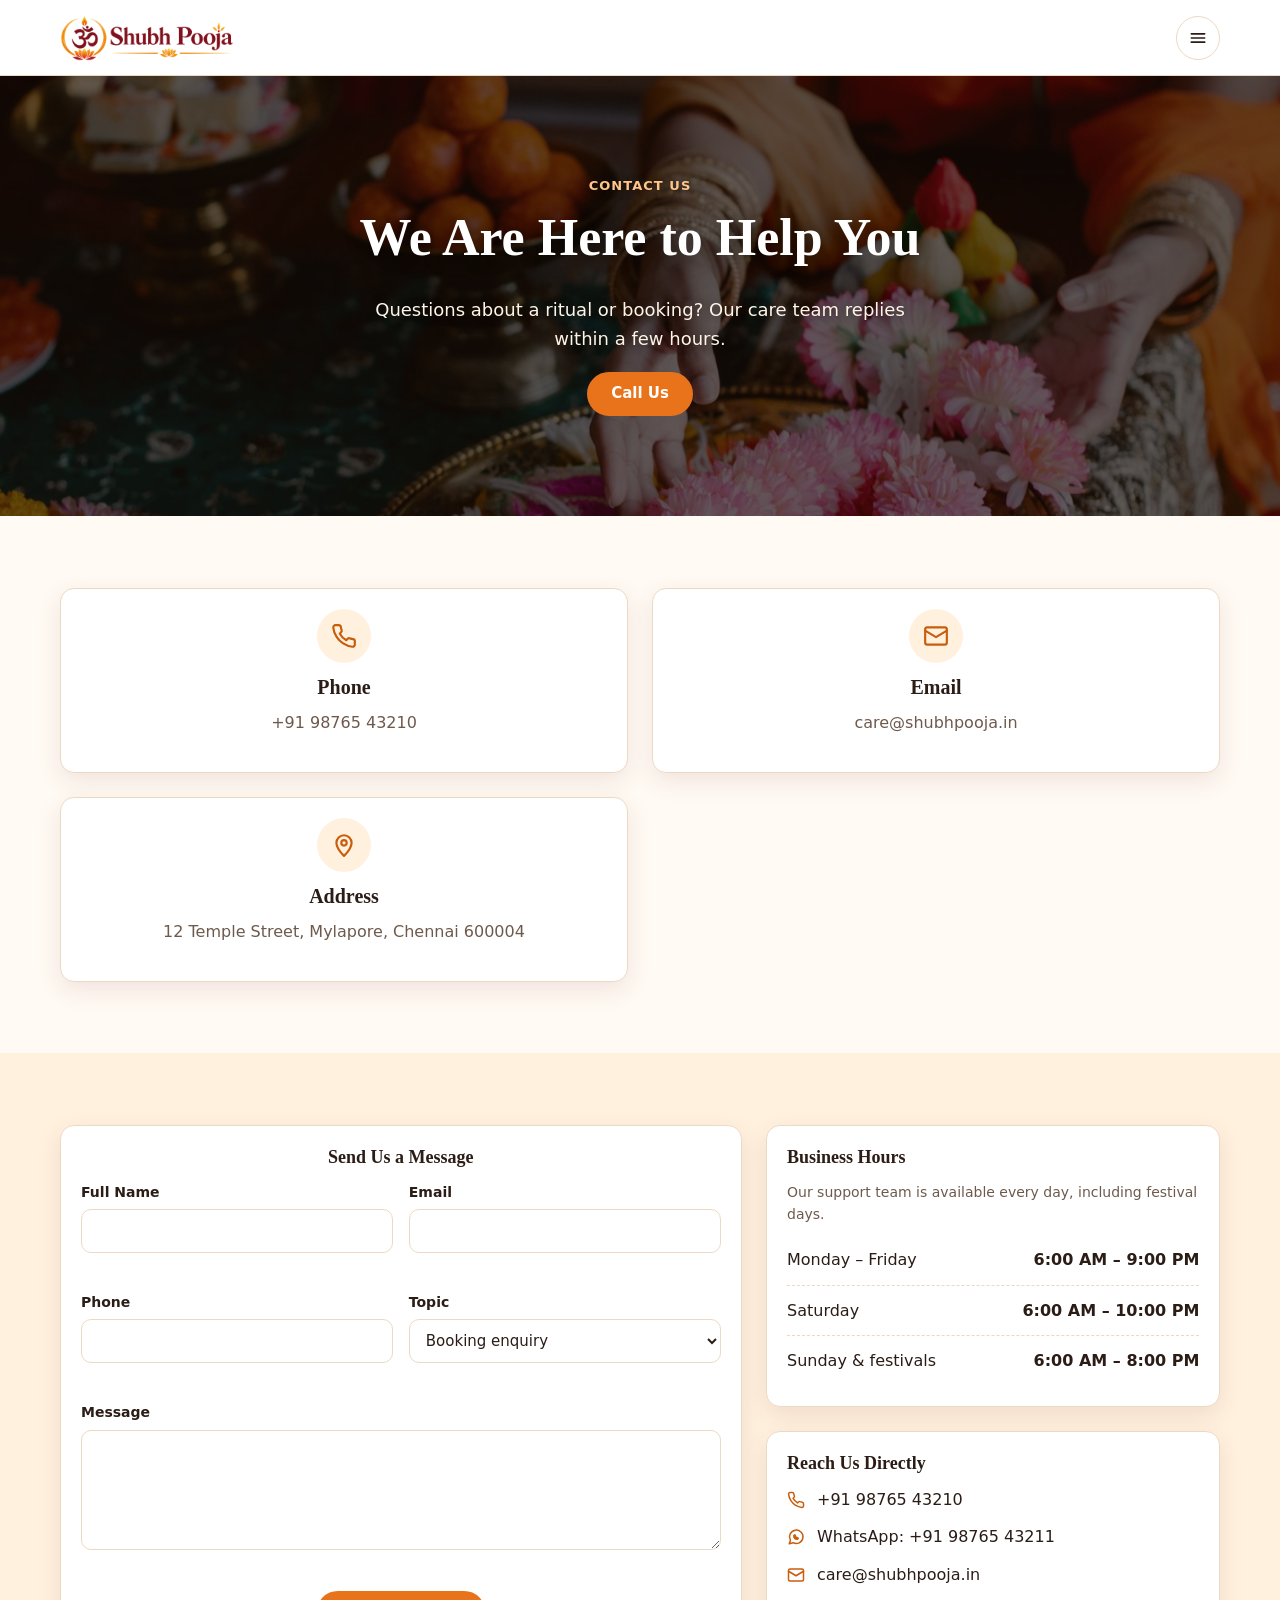
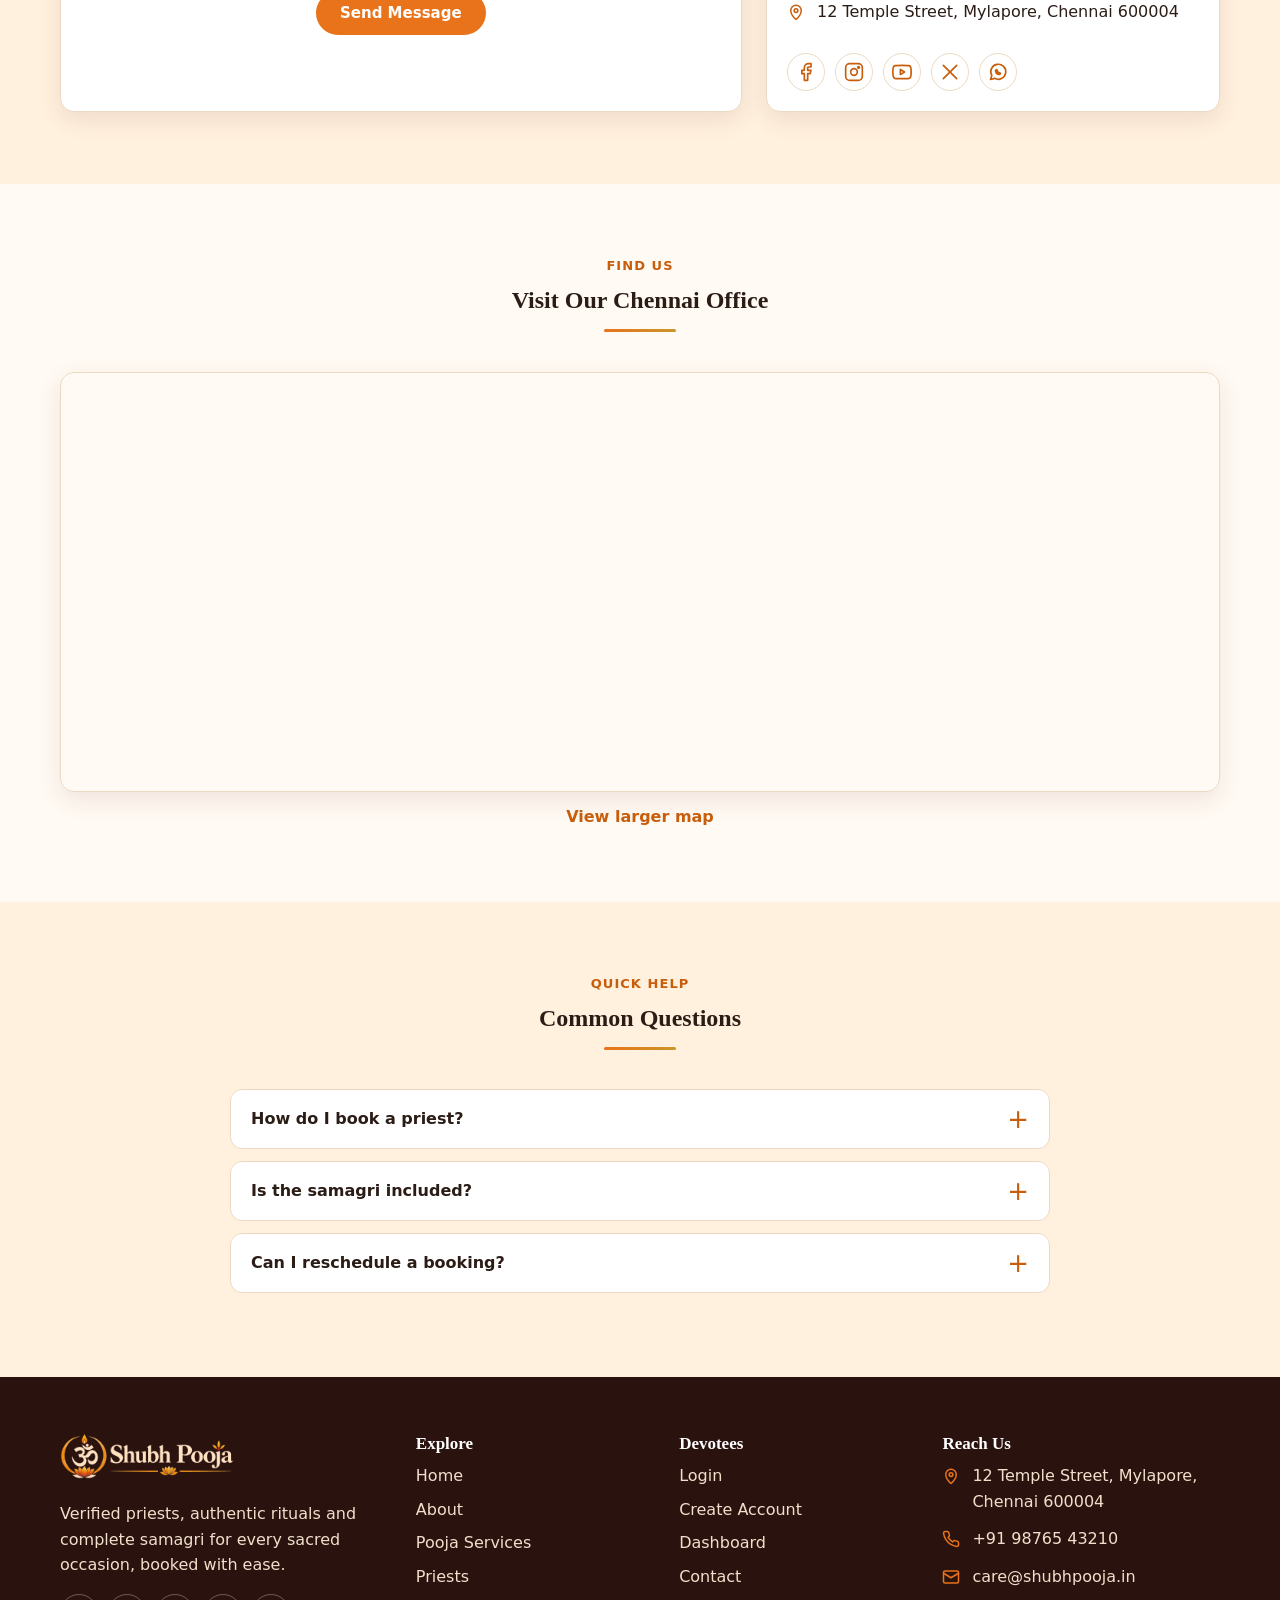
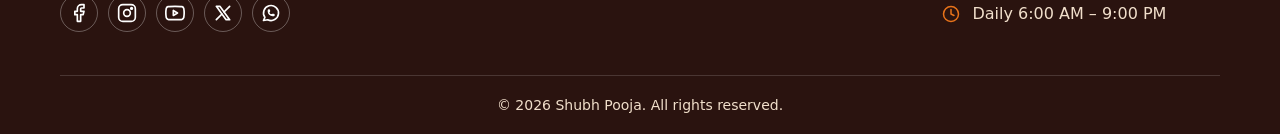
<file: contact.html>
<!DOCTYPE html>
<html lang="en" dir="ltr" data-theme="light">
<head>
<meta charset="UTF-8"><meta name="viewport" content="width=device-width, initial-scale=1">
<title>Contact | Shubh Pooja</title>
<link rel="icon" type="image/png" sizes="32x32" href="assets/images/favicon-32.png"><link rel="icon" href="assets/images/favicon.ico" sizes="any"><link rel="apple-touch-icon" href="assets/images/favicon-180.png">
<script>document.documentElement.classList.add("js");try{var t=localStorage.getItem("theme"),d=localStorage.getItem("dir");if(t)document.documentElement.setAttribute("data-theme",t);if(d)document.documentElement.setAttribute("dir",d)}catch(e){}</script><link rel="stylesheet" href="assets/css/style.css"><link rel="stylesheet" href="assets/css/responsive.css">
</head>
<body data-page="contact">
<div class="page-loader" id="page-loader" role="status" aria-label="Loading"><div class="pl-inner"><div class="pl-ring"><img src="assets/images/favicon-180.png" alt="" width="64" height="64"></div><p class="pl-text">Shubh Pooja</p><div class="pl-bar"><span></span></div></div></div><noscript><style>.page-loader{display:none!important}</style></noscript>
<header id="site-header"></header>
<main>
<section class="has-img hero hero-page" style="--hero-img:url('../images/pexels-8887078.jpg')" data-image-slot="contact-hero-bg"><div class="container"><div class="hero-content">
<p class="eyebrow">Contact Us</p><h1>We Are Here to Help You</h1><p class="lead">Questions about a ritual or booking? Our care team replies within a few hours.</p><div class="hero-btns"><a class="btn btn-primary" href="tel:+919876543210">Call Us</a></div></div></div></section>
<section class="section "><div class="container">
<div class="grid grid-3"><article class="card info-card"><div class="ico"><svg class="ic" viewBox="0 0 24 24" aria-hidden="true"><path d="M22 16.9v3a2 2 0 0 1-2.2 2 19.8 19.8 0 0 1-8.6-3.1 19.5 19.5 0 0 1-6-6A19.8 19.8 0 0 1 2.1 4.2 2 2 0 0 1 4.1 2h3a2 2 0 0 1 2 1.7c.1 1 .4 1.9.7 2.8a2 2 0 0 1-.5 2.1L8.1 9.9a16 16 0 0 0 6 6l1.3-1.3a2 2 0 0 1 2.1-.4c.9.3 1.8.6 2.8.7a2 2 0 0 1 1.7 2z"/></svg></div><h3>Phone</h3><p>+91 98765 43210</p></article><article class="card info-card"><div class="ico"><svg class="ic" viewBox="0 0 24 24" aria-hidden="true"><rect x="2" y="4" width="20" height="16" rx="2"/><path d="M22 7l-10 6L2 7"/></svg></div><h3>Email</h3><p>care@shubhpooja.in</p></article><article class="card info-card"><div class="ico"><svg class="ic" viewBox="0 0 24 24" aria-hidden="true"><path d="M12 22s7-6.2 7-12a7 7 0 0 0-14 0c0 5.8 7 12 7 12z"/><circle cx="12" cy="10" r="2.5"/></svg></div><h3>Address</h3><p>12 Temple Street, Mylapore, Chennai 600004</p></article></div>
</div></section>
<section class="section alt "><div class="container">
<div class="contact-grid"><div class="card contact-form-card"><h2>Send Us a Message</h2><form id="contact-form" novalidate><div class="form-grid">
<div class="form-group"><label for="cf-name">Full Name</label><input class="field" id="cf-name" required><div class="err"></div></div>
<div class="form-group"><label for="cf-email">Email</label><input class="field" id="cf-email" type="email" required><div class="err"></div></div>
<div class="form-group"><label for="cf-phone">Phone</label><input class="field" id="cf-phone" type="tel" required><div class="err"></div></div>
<div class="form-group"><label for="cf-topic">Topic</label><select class="field" id="cf-topic"><option>Booking enquiry</option><option>Samagri</option><option>Payments</option></select></div>
<div class="form-group full"><label for="cf-msg">Message</label><textarea class="field" id="cf-msg" required></textarea><div class="err"></div></div></div>
<button class="btn btn-primary" type="submit" style="margin-top:12px">Send Message</button><div class="form-ok" id="contact-ok">Thank you! Our team will contact you shortly.</div></form></div><div class="contact-side"><div class="card"><h2>Business Hours</h2><p class="meta">Our support team is available every day, including festival days.</p><div class="hours"><div><span>Monday &ndash; Friday</span><b>6:00 AM &ndash; 9:00 PM</b></div><div><span>Saturday</span><b>6:00 AM &ndash; 10:00 PM</b></div><div><span>Sunday &amp; festivals</span><b>6:00 AM &ndash; 8:00 PM</b></div></div></div><div class="card"><h2>Reach Us Directly</h2><ul class="contact-list"><li><svg class="ic" viewBox="0 0 24 24" aria-hidden="true"><path d="M22 16.9v3a2 2 0 0 1-2.2 2 19.8 19.8 0 0 1-8.6-3.1 19.5 19.5 0 0 1-6-6A19.8 19.8 0 0 1 2.1 4.2 2 2 0 0 1 4.1 2h3a2 2 0 0 1 2 1.7c.1 1 .4 1.9.7 2.8a2 2 0 0 1-.5 2.1L8.1 9.9a16 16 0 0 0 6 6l1.3-1.3a2 2 0 0 1 2.1-.4c.9.3 1.8.6 2.8.7a2 2 0 0 1 1.7 2z"/></svg><span>+91 98765 43210</span></li><li><svg class="ic" viewBox="0 0 24 24" aria-hidden="true"><path d="M3 21l1.6-4.7A9 9 0 1 1 8 19.6L3 21z"/><path d="M9 10c0 3 2 5 5 5l1-1.5-2-1-.8.7a3 3 0 0 1-1.4-1.4l.7-.8-1-2L9 10z"/></svg><span>WhatsApp: +91 98765 43211</span></li><li><svg class="ic" viewBox="0 0 24 24" aria-hidden="true"><rect x="2" y="4" width="20" height="16" rx="2"/><path d="M22 7l-10 6L2 7"/></svg><span>care@shubhpooja.in</span></li><li><svg class="ic" viewBox="0 0 24 24" aria-hidden="true"><path d="M12 22s7-6.2 7-12a7 7 0 0 0-14 0c0 5.8 7 12 7 12z"/><circle cx="12" cy="10" r="2.5"/></svg><span>12 Temple Street, Mylapore, Chennai 600004</span></li></ul><div class="social-row"><a href="https://facebook.com" target="_blank" rel="noopener" aria-label="Facebook"><svg class="ic" viewBox="0 0 24 24" aria-hidden="true"><path d="M18 2h-3a5 5 0 0 0-5 5v3H7v4h3v8h4v-8h3l1-4h-4V7a1 1 0 0 1 1-1h3z"/></svg></a><a href="https://instagram.com" target="_blank" rel="noopener" aria-label="Instagram"><svg class="ic" viewBox="0 0 24 24" aria-hidden="true"><rect x="2" y="2" width="20" height="20" rx="5"/><circle cx="12" cy="12" r="4"/><circle cx="17.5" cy="6.5" r="1"/></svg></a><a href="https://youtube.com" target="_blank" rel="noopener" aria-label="YouTube"><svg class="ic" viewBox="0 0 24 24" aria-hidden="true"><path d="M22.5 6.5a3 3 0 0 0-2.1-2.1C18.6 4 12 4 12 4s-6.6 0-8.4.4A3 3 0 0 0 1.5 6.5 31 31 0 0 0 1 12a31 31 0 0 0 .5 5.5 3 3 0 0 0 2.1 2.1C5.4 20 12 20 12 20s6.6 0 8.4-.4a3 3 0 0 0 2.1-2.1A31 31 0 0 0 23 12a31 31 0 0 0-.5-5.5z"/><path d="M10 15l5-3-5-3z"/></svg></a><a href="https://x.com" target="_blank" rel="noopener" aria-label="X"><svg class="ic" viewBox="0 0 24 24" aria-hidden="true"><path d="M4 4l16 16M20 4L4 20"/></svg></a><a href="https://whatsapp.com" target="_blank" rel="noopener" aria-label="WhatsApp"><svg class="ic" viewBox="0 0 24 24" aria-hidden="true"><path d="M3 21l1.6-4.7A9 9 0 1 1 8 19.6L3 21z"/><path d="M9 10c0 3 2 5 5 5l1-1.5-2-1-.8.7a3 3 0 0 1-1.4-1.4l.7-.8-1-2L9 10z"/></svg></a></div></div></div></div>
</div></section>
<section class="section "><div class="container">
<div class="section-title"><p class="eyebrow">Find Us</p><h2>Visit Our Chennai Office</h2><p></p></div><div class="map-embed"><iframe title="Shubh Pooja office location in Mylapore, Chennai" src="https://www.openstreetmap.org/export/embed.html?bbox=80.2597%2C13.0237%2C80.2797%2C13.0437&amp;layer=mapnik&amp;marker=13.0337%2C80.2697" loading="lazy" referrerpolicy="no-referrer-when-downgrade"></iframe></div><p class="map-link"><a href="https://www.openstreetmap.org/?mlat=13.0337&amp;mlon=80.2697#map=16/13.0337/80.2697" target="_blank" rel="noopener">View larger map</a></p>
</div></section>
<section class="section alt "><div class="container">
<div class="section-title"><p class="eyebrow">Quick Help</p><h2>Common Questions</h2><p></p></div><div class="faq narrow"><details><summary>How do I book a priest?</summary><p>Choose a ritual, pick your date and preferred priest, then confirm. You receive a confirmation and your samagri list instantly.</p></details><details><summary>Is the samagri included?</summary><p>You can choose a package with full samagri delivered to your home, or request the checklist and arrange items yourself.</p></details><details><summary>Can I reschedule a booking?</summary><p>Yes. Bookings can be rescheduled free of charge up to 48 hours before the ritual from your dashboard.</p></details></div>
</div></section>
</main>
<footer id="site-footer"></footer>
<script src="assets/js/main.js"></script>
<script src="assets/js/pages.js"></script>
<script src="assets/js/animations.js"></script>
</body>
</html>
</file>
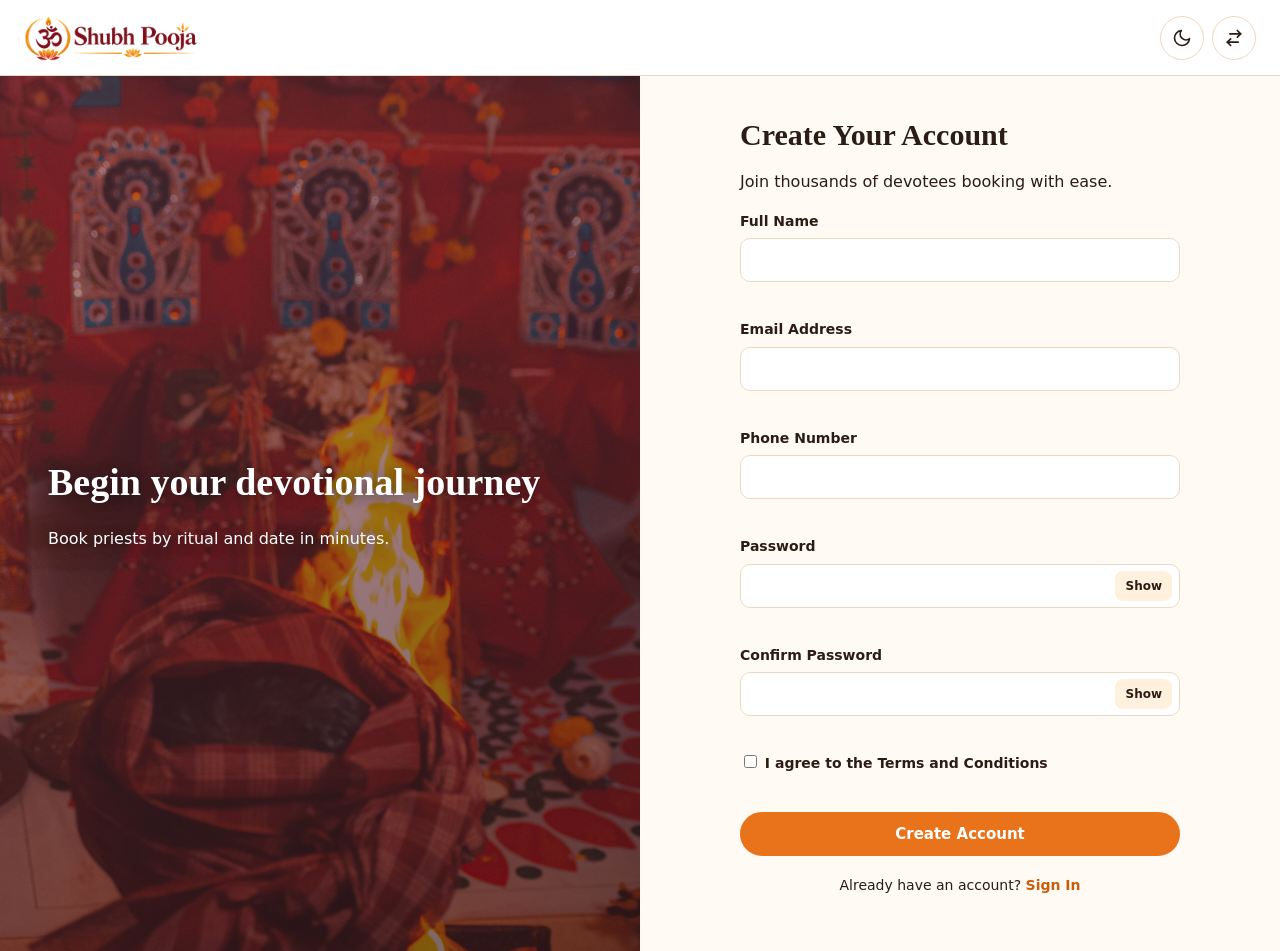
<file: create-account.html>
<!DOCTYPE html>
<html lang="en" dir="ltr" data-theme="light">
<head>
<meta charset="UTF-8"><meta name="viewport" content="width=device-width, initial-scale=1">
<title>Create Account | Shubh Pooja</title>
<link rel="icon" type="image/png" sizes="32x32" href="assets/images/favicon-32.png"><link rel="icon" href="assets/images/favicon.ico" sizes="any"><link rel="apple-touch-icon" href="assets/images/favicon-180.png">
<script>document.documentElement.classList.add("js");try{var t=localStorage.getItem("theme"),d=localStorage.getItem("dir");if(t)document.documentElement.setAttribute("data-theme",t);if(d)document.documentElement.setAttribute("dir",d)}catch(e){}</script><link rel="stylesheet" href="assets/css/style.css"><link rel="stylesheet" href="assets/css/responsive.css">
</head>
<body data-page="create-account">
<div class="page-loader" id="page-loader" role="status" aria-label="Loading"><div class="pl-inner"><div class="pl-ring"><img src="assets/images/favicon-180.png" alt="" width="64" height="64"></div><p class="pl-text">Shubh Pooja</p><div class="pl-bar"><span></span></div></div></div><noscript><style>.page-loader{display:none!important}</style></noscript>
<header class="auth-bar"><div class="wrap"><a class="brand" href="index.html"><img class="brand-logo logo-light" src="assets/images/logo.png" alt="Shubh Pooja" width="174" height="46"><img class="brand-logo logo-dark" src="assets/images/logo-dark.png" alt="" aria-hidden="true" width="174" height="46"></a>
<div class="nav-tools"><button class="icon-btn" data-act="theme" aria-label="Toggle light or dark mode"><svg class="ic i-moon" viewBox="0 0 24 24" aria-hidden="true"><path d="M21 12.8A9 9 0 1 1 11.2 3a7 7 0 0 0 9.8 9.8z"/></svg><svg class="ic i-sun" viewBox="0 0 24 24" aria-hidden="true"><circle cx="12" cy="12" r="4"/><path d="M12 2v2M12 20v2M4.9 4.9l1.4 1.4M17.7 17.7l1.4 1.4M2 12h2M20 12h2M4.9 19.1l1.4-1.4M17.7 6.3l1.4-1.4"/></svg></button><button class="icon-btn" data-act="dir" aria-label="Toggle LTR or RTL"><svg class="ic" viewBox="0 0 24 24" aria-hidden="true"><path d="M7 7h13"/><path d="M16 3l4 4-4 4"/><path d="M17 17H4"/><path d="M8 13l-4 4 4 4"/></svg></button></div></div></header><main class="auth-wrap"><section class="has-img auth-visual" style="--hero-img:url('../images/pexels-30736767.jpg')" data-image-slot="create-account-visual"><h2>Begin your devotional journey</h2><p>Book priests by ritual and date in minutes.</p></section><section class="auth-form-side"><div class="auth-box"><h1 style="font-size:30px">Create Your Account</h1><p class="meta">Join thousands of devotees booking with ease.</p>
<form id="signup-form" novalidate><div class="form-group"><label for="s-name">Full Name</label><input class="field" id="s-name" required><div class="err"></div></div>
<div class="form-group"><label for="s-email">Email Address</label><input class="field" id="s-email" type="email" required><div class="err"></div></div>
<div class="form-group"><label for="s-phone">Phone Number</label><input class="field" id="s-phone" type="tel" required><div class="err"></div></div>
<div class="form-group"><label for="s-pass">Password</label><div class="pw"><input class="field" id="s-pass" type="password" required><button type="button" data-toggle-pw="s-pass">Show</button></div><div class="err"></div></div><div class="form-group"><label for="s-pass2">Confirm Password</label><div class="pw"><input class="field" id="s-pass2" type="password" required><button type="button" data-toggle-pw="s-pass2">Show</button></div><div class="err"></div></div>
<div class="form-group"><label><input type="checkbox" id="s-terms"> I agree to the Terms and Conditions</label><div class="err"></div></div>
<button class="btn btn-primary" type="submit">Create Account</button></form>
<p class="auth-alt">Already have an account? <a href="login.html">Sign In</a></p></div></section></main>
<script src="assets/js/main.js"></script>
<script src="assets/js/pages.js"></script>
<script src="assets/js/animations.js"></script>
</body></html>
</file>
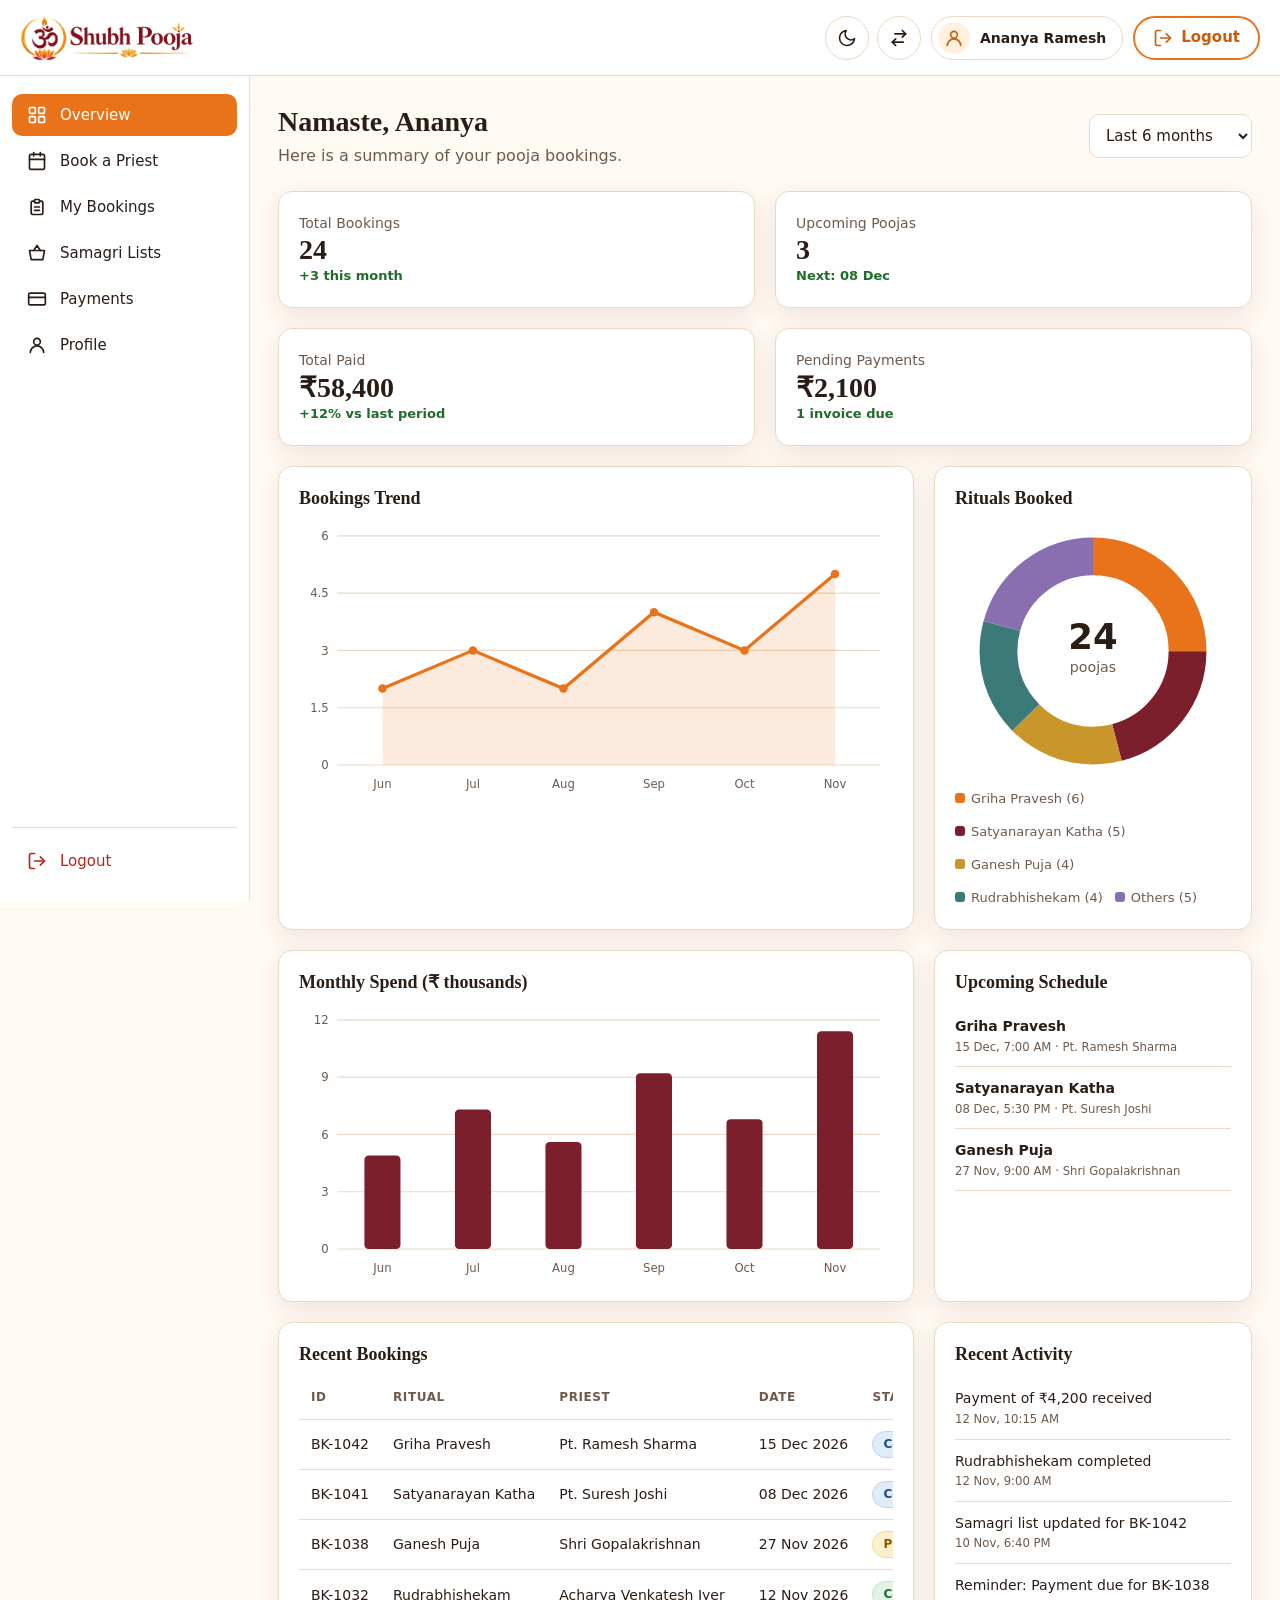
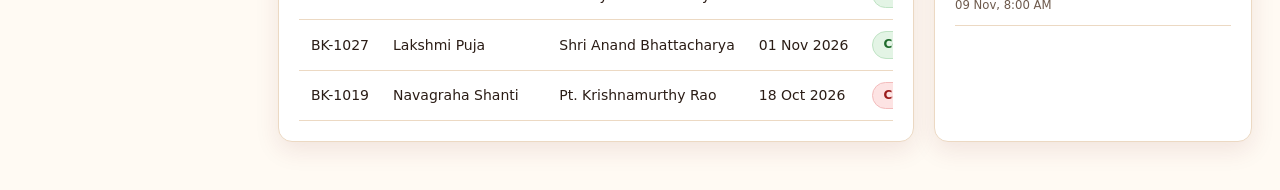
<file: dashboard.html>
<!DOCTYPE html>
<html lang="en" dir="ltr" data-theme="light">
<head>
<meta charset="UTF-8"><meta name="viewport" content="width=device-width, initial-scale=1">
<title>Dashboard | Shubh Pooja</title>
<link rel="icon" type="image/png" sizes="32x32" href="assets/images/favicon-32.png"><link rel="icon" href="assets/images/favicon.ico" sizes="any"><link rel="apple-touch-icon" href="assets/images/favicon-180.png">
<script>document.documentElement.classList.add("js");try{var t=localStorage.getItem("theme"),d=localStorage.getItem("dir");if(t)document.documentElement.setAttribute("data-theme",t);if(d)document.documentElement.setAttribute("dir",d)}catch(e){}</script><link rel="stylesheet" href="assets/css/style.css"><link rel="stylesheet" href="assets/css/responsive.css">
</head>
<body data-page="dashboard">
<div class="page-loader" id="page-loader" role="status" aria-label="Loading"><div class="pl-inner"><div class="pl-ring"><img src="assets/images/favicon-180.png" alt="" width="64" height="64"></div><p class="pl-text">Shubh Pooja</p><div class="pl-bar"><span></span></div></div></div><noscript><style>.page-loader{display:none!important}</style></noscript>
<header class="dash-bar"><div class="wrap"><a class="brand" href="index.html"><img class="brand-logo logo-light" src="assets/images/logo.png" alt="Shubh Pooja" width="174" height="46"><img class="brand-logo logo-dark" src="assets/images/logo-dark.png" alt="" aria-hidden="true" width="174" height="46"></a>
<div class="right"><div class="nav-tools" style="display:flex"><button class="icon-btn" data-act="theme" aria-label="Toggle light or dark mode"><svg class="ic i-moon" viewBox="0 0 24 24" aria-hidden="true"><path d="M21 12.8A9 9 0 1 1 11.2 3a7 7 0 0 0 9.8 9.8z"/></svg><svg class="ic i-sun" viewBox="0 0 24 24" aria-hidden="true"><circle cx="12" cy="12" r="4"/><path d="M12 2v2M12 20v2M4.9 4.9l1.4 1.4M17.7 17.7l1.4 1.4M2 12h2M20 12h2M4.9 19.1l1.4-1.4M17.7 6.3l1.4-1.4"/></svg></button><button class="icon-btn" data-act="dir" aria-label="Toggle LTR or RTL"><svg class="ic" viewBox="0 0 24 24" aria-hidden="true"><path d="M7 7h13"/><path d="M16 3l4 4-4 4"/><path d="M17 17H4"/><path d="M8 13l-4 4 4 4"/></svg></button></div>
<button class="user-chip" data-panel="profile" aria-label="Open profile"><span class="avatar-ic"><svg class="ic" viewBox="0 0 24 24" aria-hidden="true"><circle cx="12" cy="8" r="4"/><path d="M4 21a8 8 0 0 1 16 0"/></svg></span><span class="uname">Ananya Ramesh</span></button><a class="btn btn-outline logout-link" href="login.html" aria-label="Logout"><svg class="ic" viewBox="0 0 24 24" aria-hidden="true"><path d="M9 21H5a2 2 0 0 1-2-2V5a2 2 0 0 1 2-2h4"/><path d="M16 17l5-5-5-5"/><path d="M21 12H9"/></svg><span class="lbl-txt">Logout</span></a></div></div></header>
<div class="dash"><aside class="sidebar"><nav class="side-nav" aria-label="Dashboard">
<button class="side-link active" data-panel="overview"><span class="i"><svg class="ic" viewBox="0 0 24 24" aria-hidden="true"><rect x="3" y="3" width="7" height="7" rx="1"/><rect x="14" y="3" width="7" height="7" rx="1"/><rect x="3" y="14" width="7" height="7" rx="1"/><rect x="14" y="14" width="7" height="7" rx="1"/></svg></span>Overview</button>
<button class="side-link" data-panel="book"><span class="i"><svg class="ic" viewBox="0 0 24 24" aria-hidden="true"><rect x="3" y="4" width="18" height="18" rx="2"/><path d="M16 2v4M8 2v4M3 10h18"/></svg></span>Book a Priest</button>
<button class="side-link" data-panel="bookings"><span class="i"><svg class="ic" viewBox="0 0 24 24" aria-hidden="true"><path d="M9 5H7a2 2 0 0 0-2 2v12a2 2 0 0 0 2 2h10a2 2 0 0 0 2-2V7a2 2 0 0 0-2-2h-2"/><rect x="9" y="3" width="6" height="4" rx="1"/><path d="M9 12h6M9 16h6"/></svg></span>My Bookings</button>
<button class="side-link" data-panel="samagri"><span class="i"><svg class="ic" viewBox="0 0 24 24" aria-hidden="true"><path d="M3 9h18l-2 11H5L3 9z"/><path d="M8 9l4-6 4 6"/></svg></span>Samagri Lists</button>
<button class="side-link" data-panel="payments"><span class="i"><svg class="ic" viewBox="0 0 24 24" aria-hidden="true"><rect x="2" y="5" width="20" height="14" rx="2"/><path d="M2 10h20"/></svg></span>Payments</button>
<button class="side-link" data-panel="profile"><span class="i"><svg class="ic" viewBox="0 0 24 24" aria-hidden="true"><circle cx="12" cy="8" r="4"/><path d="M4 21a8 8 0 0 1 16 0"/></svg></span>Profile</button></nav>
<div class="side-logout"><a class="side-link" href="login.html"><span class="i"><svg class="ic" viewBox="0 0 24 24" aria-hidden="true"><path d="M9 21H5a2 2 0 0 1-2-2V5a2 2 0 0 1 2-2h4"/><path d="M16 17l5-5-5-5"/><path d="M21 12H9"/></svg></span>Logout</a></div></aside>
<main class="dash-main">
<section class="panel active" id="panel-overview"><div class="dash-title"><div><h1>Namaste, Ananya</h1><p>Here is a summary of your pooja bookings.</p></div>
<select class="field" id="range" style="width:auto" aria-label="Date range"><option value="6">Last 6 months</option><option value="12">Last 12 months</option></select></div>
<div class="d-grid d-4"><article class="card kpi"><span class="lbl">Total Bookings</span><b>24</b><span class="trend">+3 this month</span></article><article class="card kpi"><span class="lbl">Upcoming Poojas</span><b>3</b><span class="trend">Next: 08 Dec</span></article><article class="card kpi"><span class="lbl">Total Paid</span><b>₹58,400</b><span class="trend">+12% vs last period</span></article><article class="card kpi"><span class="lbl">Pending Payments</span><b>₹2,100</b><span class="trend">1 invoice due</span></article></div>
<div class="d-grid d-2"><article class="card"><h2>Bookings Trend</h2><div class="chart" id="chart-line"></div></article>
<article class="card"><h2>Rituals Booked</h2><div class="chart" id="chart-donut"></div><div class="legend" id="legend-donut"></div></article></div>
<div class="d-grid d-2"><article class="card"><h2>Monthly Spend (₹ thousands)</h2><div class="chart" id="chart-bar"></div></article>
<article class="card"><h2>Upcoming Schedule</h2><ul class="feed"><li><b>Griha Pravesh</b><small>15 Dec, 7:00 AM &middot; Pt. Ramesh Sharma</small></li><li><b>Satyanarayan Katha</b><small>08 Dec, 5:30 PM &middot; Pt. Suresh Joshi</small></li><li><b>Ganesh Puja</b><small>27 Nov, 9:00 AM &middot; Shri Gopalakrishnan</small></li></ul></article></div>
<div class="d-grid d-2"><article class="card"><h2>Recent Bookings</h2><div class="table-wrap"><table class="t" id="tbl-recent"><thead><tr><th>ID</th><th>Ritual</th><th>Priest</th><th>Date</th><th>Status</th><th>Amount</th></tr></thead><tbody><tr data-status="Confirmed"><td>BK-1042</td><td>Griha Pravesh</td><td>Pt. Ramesh Sharma</td><td>15 Dec 2026</td><td><span class="badge info">Confirmed</span></td><td>₹5,100</td></tr><tr data-status="Confirmed"><td>BK-1041</td><td>Satyanarayan Katha</td><td>Pt. Suresh Joshi</td><td>08 Dec 2026</td><td><span class="badge info">Confirmed</span></td><td>₹3,500</td></tr><tr data-status="Pending"><td>BK-1038</td><td>Ganesh Puja</td><td>Shri Gopalakrishnan</td><td>27 Nov 2026</td><td><span class="badge warn">Pending</span></td><td>₹2,100</td></tr><tr data-status="Completed"><td>BK-1032</td><td>Rudrabhishekam</td><td>Acharya Venkatesh Iyer</td><td>12 Nov 2026</td><td><span class="badge ok">Completed</span></td><td>₹4,200</td></tr><tr data-status="Completed"><td>BK-1027</td><td>Lakshmi Puja</td><td>Shri Anand Bhattacharya</td><td>01 Nov 2026</td><td><span class="badge ok">Completed</span></td><td>₹2,800</td></tr><tr data-status="Cancelled"><td>BK-1019</td><td>Navagraha Shanti</td><td>Pt. Krishnamurthy Rao</td><td>18 Oct 2026</td><td><span class="badge bad">Cancelled</span></td><td>₹6,500</td></tr></tbody></table></div></article>
<article class="card"><h2>Recent Activity</h2><ul class="feed"><li>Payment of ₹4,200 received<small>12 Nov, 10:15 AM</small></li><li>Rudrabhishekam completed<small>12 Nov, 9:00 AM</small></li><li>Samagri list updated for BK-1042<small>10 Nov, 6:40 PM</small></li><li>Reminder: Payment due for BK-1038<small>09 Nov, 8:00 AM</small></li></ul></article></div></section>
<section class="panel" id="panel-book"><div class="dash-title"><div><h1>Book a Priest</h1><p>Select a ritual, date and priest.</p></div></div>
<article class="card"><form id="book-form" novalidate><div class="form-grid">
<div class="form-group"><label for="b-ritual">Ritual</label><select class="field" id="b-ritual"><option>Griha Pravesh</option><option>Satyanarayan Katha</option><option>Ganesh Puja</option><option>Navagraha Shanti</option><option>Lakshmi Puja</option><option>Rudrabhishekam</option><option>Vivah Ceremony</option><option>Namakaran Sanskar</option><option>Vastu Shanti</option><option>Bhoomi Pujan</option><option>Saraswati Puja</option><option>Durga Puja</option><option>Hanuman Puja</option><option>Sudarshana Homam</option><option>Mrityunjaya Homam</option><option>Ayush Homam</option><option>Annaprashan</option><option>Upanayanam</option><option>Ramayana Parayanam</option><option>Bhagavata Saptaham</option></select></div>
<div class="form-group"><label for="b-date">Date</label><input class="field" id="b-date" type="date" required><div class="err"></div></div>
<div class="form-group"><label for="b-priest">Priest</label><select class="field" id="b-priest"><option>Pt. Ramesh Sharma</option><option>Acharya Venkatesh Iyer</option><option>Pt. Suresh Joshi</option><option>Shri Anand Bhattacharya</option><option>Pt. Krishnamurthy Rao</option><option>Acharya Mohan Das</option><option>Pt. Harish Tripathi</option><option>Shri Gopalakrishnan</option></select></div>
<div class="form-group"><label for="b-time">Time</label><select class="field" id="b-time"><option>6:00 AM</option><option>9:00 AM</option><option>12:00 PM</option><option>5:30 PM</option></select></div></div>
<button class="btn btn-primary" type="submit" style="margin-top:14px">Confirm Booking</button><div class="form-ok" id="book-ok"></div></form></article></section>
<section class="panel" id="panel-bookings"><div class="dash-title"><div><h1>My Bookings</h1><p>Track every ritual you have booked.</p></div></div>
<article class="card"><div class="toolbar"><input class="field" id="bk-search" placeholder="Search bookings" aria-label="Search bookings"><select class="field" id="bk-status" aria-label="Filter status"><option value="">All statuses</option><option>Confirmed</option><option>Pending</option><option>Completed</option><option>Cancelled</option></select></div><div class="table-wrap"><table class="t" id="tbl-all"><thead><tr><th>ID</th><th>Ritual</th><th>Priest</th><th>Date</th><th>Status</th><th>Amount</th></tr></thead><tbody><tr data-status="Confirmed"><td>BK-1042</td><td>Griha Pravesh</td><td>Pt. Ramesh Sharma</td><td>15 Dec 2026</td><td><span class="badge info">Confirmed</span></td><td>₹5,100</td></tr><tr data-status="Confirmed"><td>BK-1041</td><td>Satyanarayan Katha</td><td>Pt. Suresh Joshi</td><td>08 Dec 2026</td><td><span class="badge info">Confirmed</span></td><td>₹3,500</td></tr><tr data-status="Pending"><td>BK-1038</td><td>Ganesh Puja</td><td>Shri Gopalakrishnan</td><td>27 Nov 2026</td><td><span class="badge warn">Pending</span></td><td>₹2,100</td></tr><tr data-status="Completed"><td>BK-1032</td><td>Rudrabhishekam</td><td>Acharya Venkatesh Iyer</td><td>12 Nov 2026</td><td><span class="badge ok">Completed</span></td><td>₹4,200</td></tr><tr data-status="Completed"><td>BK-1027</td><td>Lakshmi Puja</td><td>Shri Anand Bhattacharya</td><td>01 Nov 2026</td><td><span class="badge ok">Completed</span></td><td>₹2,800</td></tr><tr data-status="Cancelled"><td>BK-1019</td><td>Navagraha Shanti</td><td>Pt. Krishnamurthy Rao</td><td>18 Oct 2026</td><td><span class="badge bad">Cancelled</span></td><td>₹6,500</td></tr></tbody></table></div></article></section>
<section class="panel" id="panel-samagri"><div class="dash-title"><div><h1>Samagri Lists</h1><p>Tick items as you gather them.</p></div></div><div class="d-grid d-4" style="grid-template-columns:repeat(3,1fr)" id="sam-grid"><article class="card"><h2>Griha Pravesh</h2><div class="sam-list"><label><input type="checkbox"><span>Kalasam (2)</span></label><label><input type="checkbox"><span>Mango leaves (1 bunch)</span></label><label><input type="checkbox"><span>Coconut (5)</span></label><label><input type="checkbox"><span>Turmeric and kumkum (100 g each)</span></label><label><input type="checkbox"><span>Ghee (250 ml)</span></label><label><input type="checkbox"><span>Havan wood (2 kg)</span></label><label><input type="checkbox"><span>Camphor and incense</span></label><label><input type="checkbox"><span>Fresh flowers (2 garlands)</span></label></div></article><article class="card"><h2>Satyanarayan Katha</h2><div class="sam-list"><label><input type="checkbox"><span>Banana (12)</span></label><label><input type="checkbox"><span>Panchamrit ingredients</span></label><label><input type="checkbox"><span>Wheat flour prasad (500 g)</span></label><label><input type="checkbox"><span>Tulsi leaves</span></label><label><input type="checkbox"><span>Betel leaves and nuts (11)</span></label><label><input type="checkbox"><span>Yellow cloth (1 m)</span></label></div></article><article class="card"><h2>Ganesh Puja</h2><div class="sam-list"><label><input type="checkbox"><span>Modak (21)</span></label><label><input type="checkbox"><span>Durva grass (21 blades)</span></label><label><input type="checkbox"><span>Red hibiscus (5)</span></label><label><input type="checkbox"><span>Coconut (2)</span></label><label><input type="checkbox"><span>Camphor and incense</span></label></div></article></div></section>
<section class="panel" id="panel-payments"><div class="dash-title"><div><h1>Payments</h1><p>Receipts and outstanding dues.</p></div></div>
<div class="d-grid d-4"><article class="card kpi"><span class="lbl">Total Paid</span><b>₹58,400</b><span class="trend">Lifetime</span></article><article class="card kpi"><span class="lbl">Due</span><b>₹2,100</b><span class="trend">Due 27 Nov</span></article><article class="card kpi"><span class="lbl">Refunded</span><b>₹6,500</b><span class="trend">1 refund</span></article><article class="card kpi"><span class="lbl">Payment Methods</span><b>3</b><span class="trend">UPI, Card, Net Banking</span></article></div><article class="card"><h2>Payment History</h2><div class="table-wrap"><table class="t"><thead><tr><th>Payment ID</th><th>Booking</th><th>Method</th><th>Date</th><th>Status</th><th>Amount</th></tr></thead><tbody><tr><td>PAY-8821</td><td>BK-1042</td><td>UPI</td><td>10 Nov 2026</td><td><span class="badge ok">Paid</span></td><td>₹5,100</td></tr><tr><td>PAY-8815</td><td>BK-1041</td><td>Card</td><td>06 Nov 2026</td><td><span class="badge ok">Paid</span></td><td>₹3,500</td></tr><tr><td>PAY-8802</td><td>BK-1038</td><td>Net Banking</td><td>03 Nov 2026</td><td><span class="badge warn">Due</span></td><td>₹2,100</td></tr><tr><td>PAY-8790</td><td>BK-1032</td><td>UPI</td><td>12 Nov 2026</td><td><span class="badge ok">Paid</span></td><td>₹4,200</td></tr><tr><td>PAY-8774</td><td>BK-1019</td><td>Card</td><td>18 Oct 2026</td><td><span class="badge info">Refunded</span></td><td>₹6,500</td></tr></tbody></table></div></article></section>
<section class="panel" id="panel-profile"><div class="dash-title"><div><h1>Profile</h1><p>Your personal and address details.</p></div></div>
<article class="card"><form id="profile-form" novalidate><div class="form-grid"><div class="form-group"><label for="p-name">Full Name</label><input class="field" id="p-name" value="Ananya Ramesh"></div><div class="form-group"><label for="p-email">Email</label><input class="field" id="p-email" value="ananya.ramesh@example.com"></div><div class="form-group"><label for="p-phone">Phone</label><input class="field" id="p-phone" value="+91 98840 12345"></div><div class="form-group"><label for="p-city">City</label><input class="field" id="p-city" value="Chennai"></div><div class="form-group full"><label for="p-addr">Address</label><input class="field" id="p-addr" value="45 Lake View Road, Adyar, Chennai 600020"></div></div><button class="btn btn-primary" type="submit" style="margin-top:14px">Save Changes</button><div class="form-ok" id="profile-ok">Your profile has been updated.</div></form></article></section>
</main></div>
<script src="assets/js/main.js"></script>
<script src="assets/js/pages.js"></script>
<script src="assets/js/dashboard.js"></script>
<script src="assets/js/animations.js"></script>
</body></html>
</file>
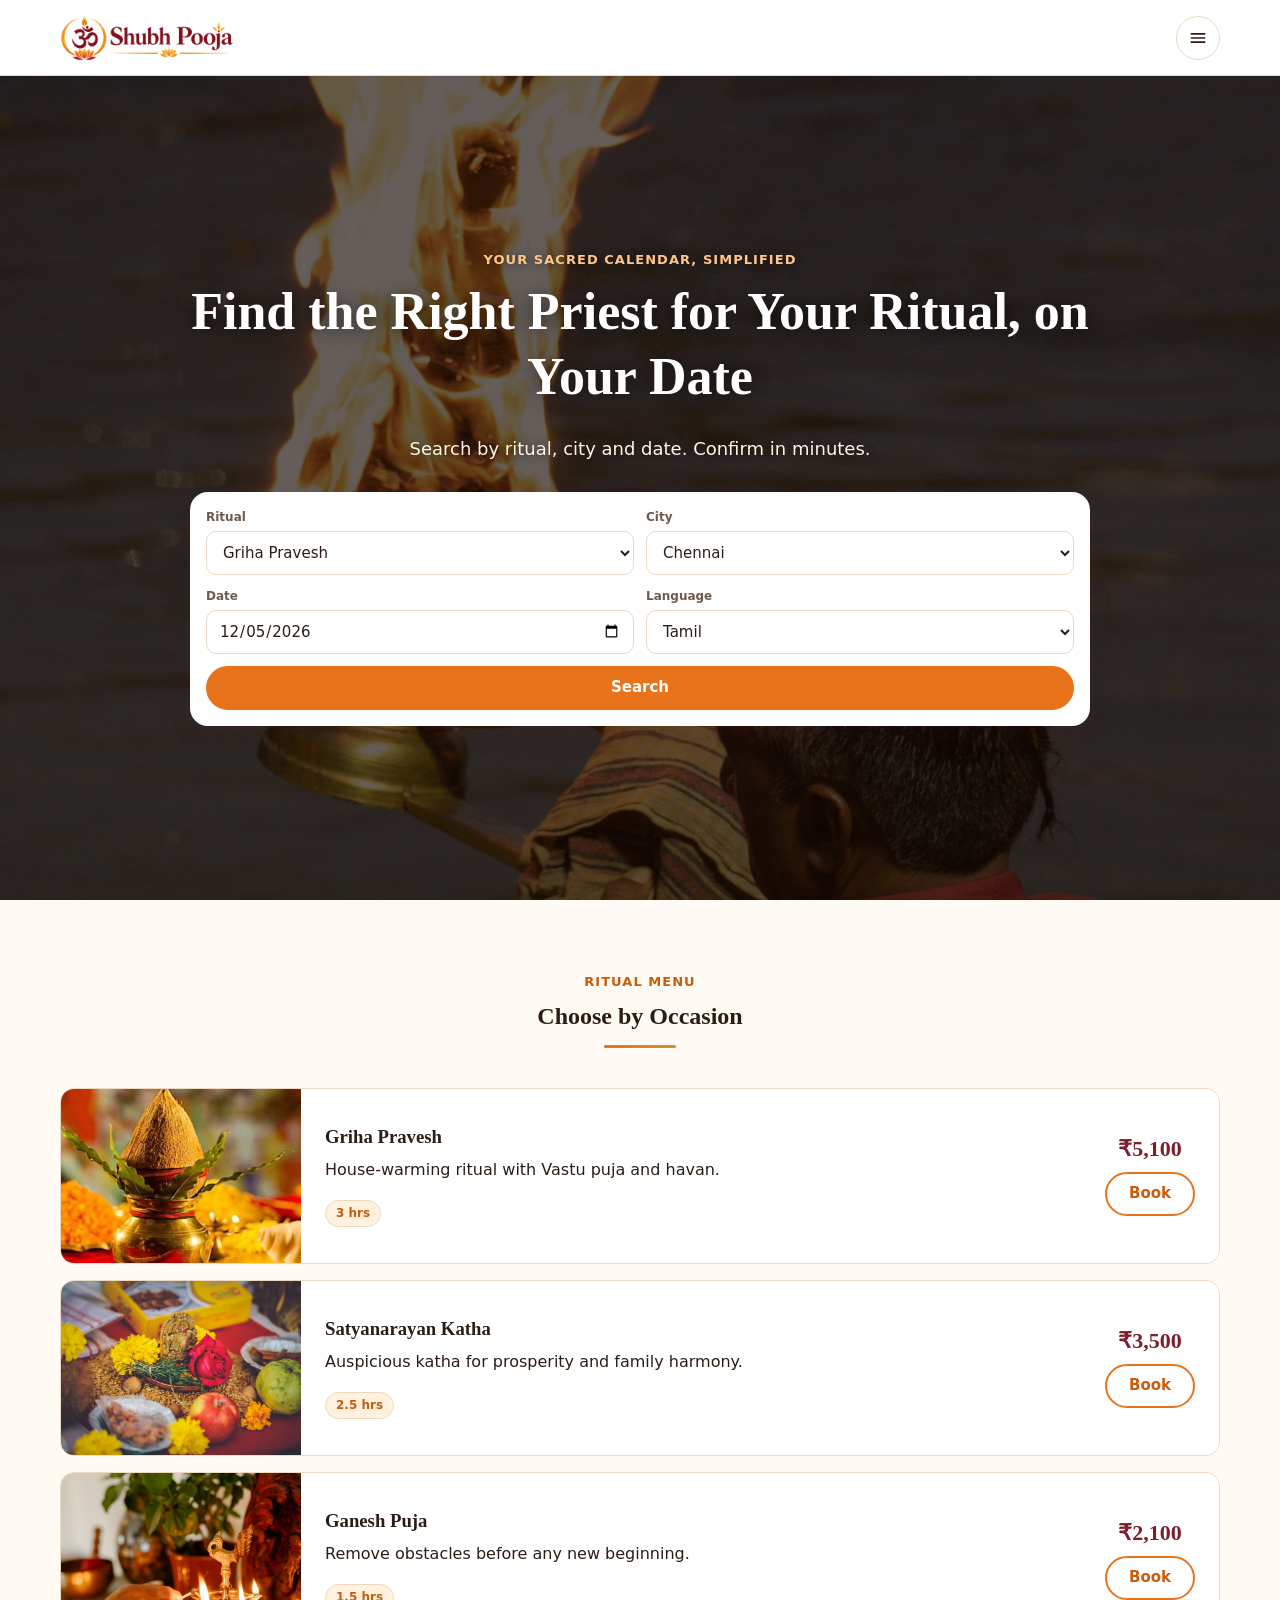
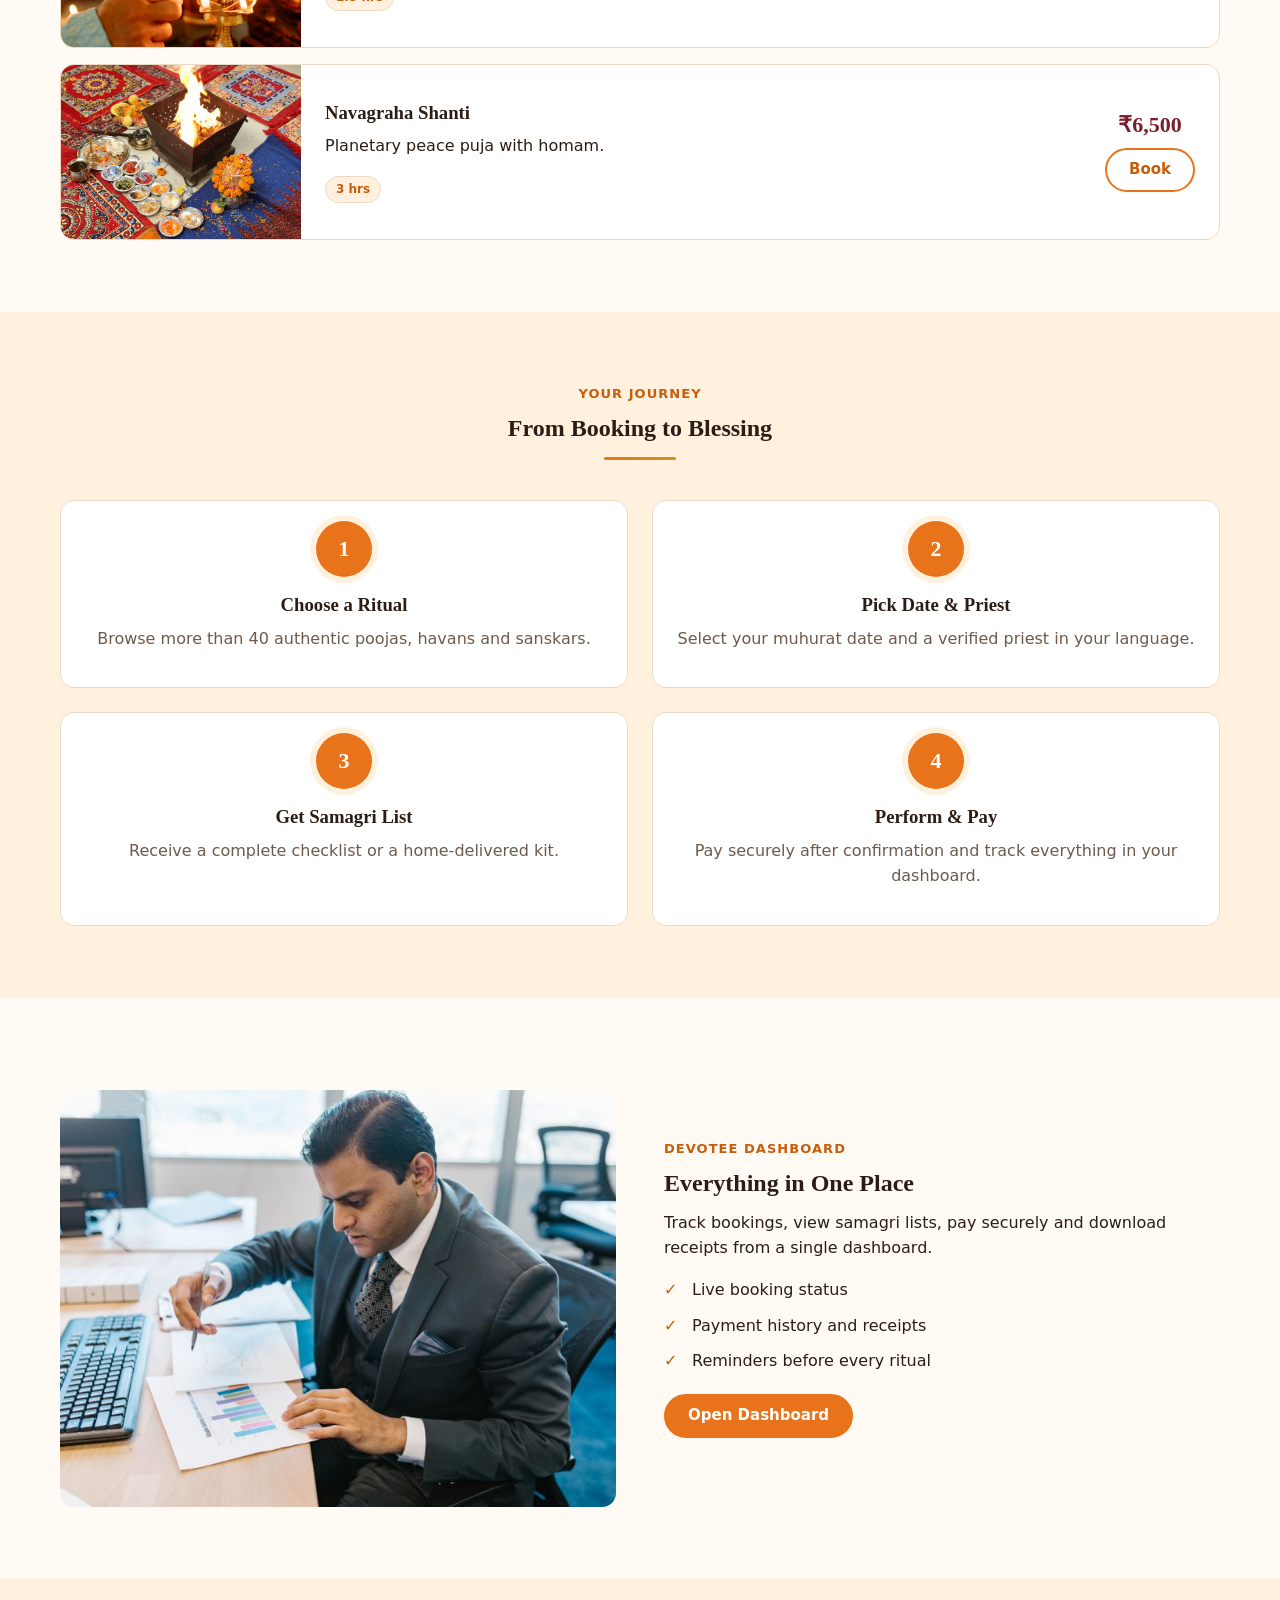
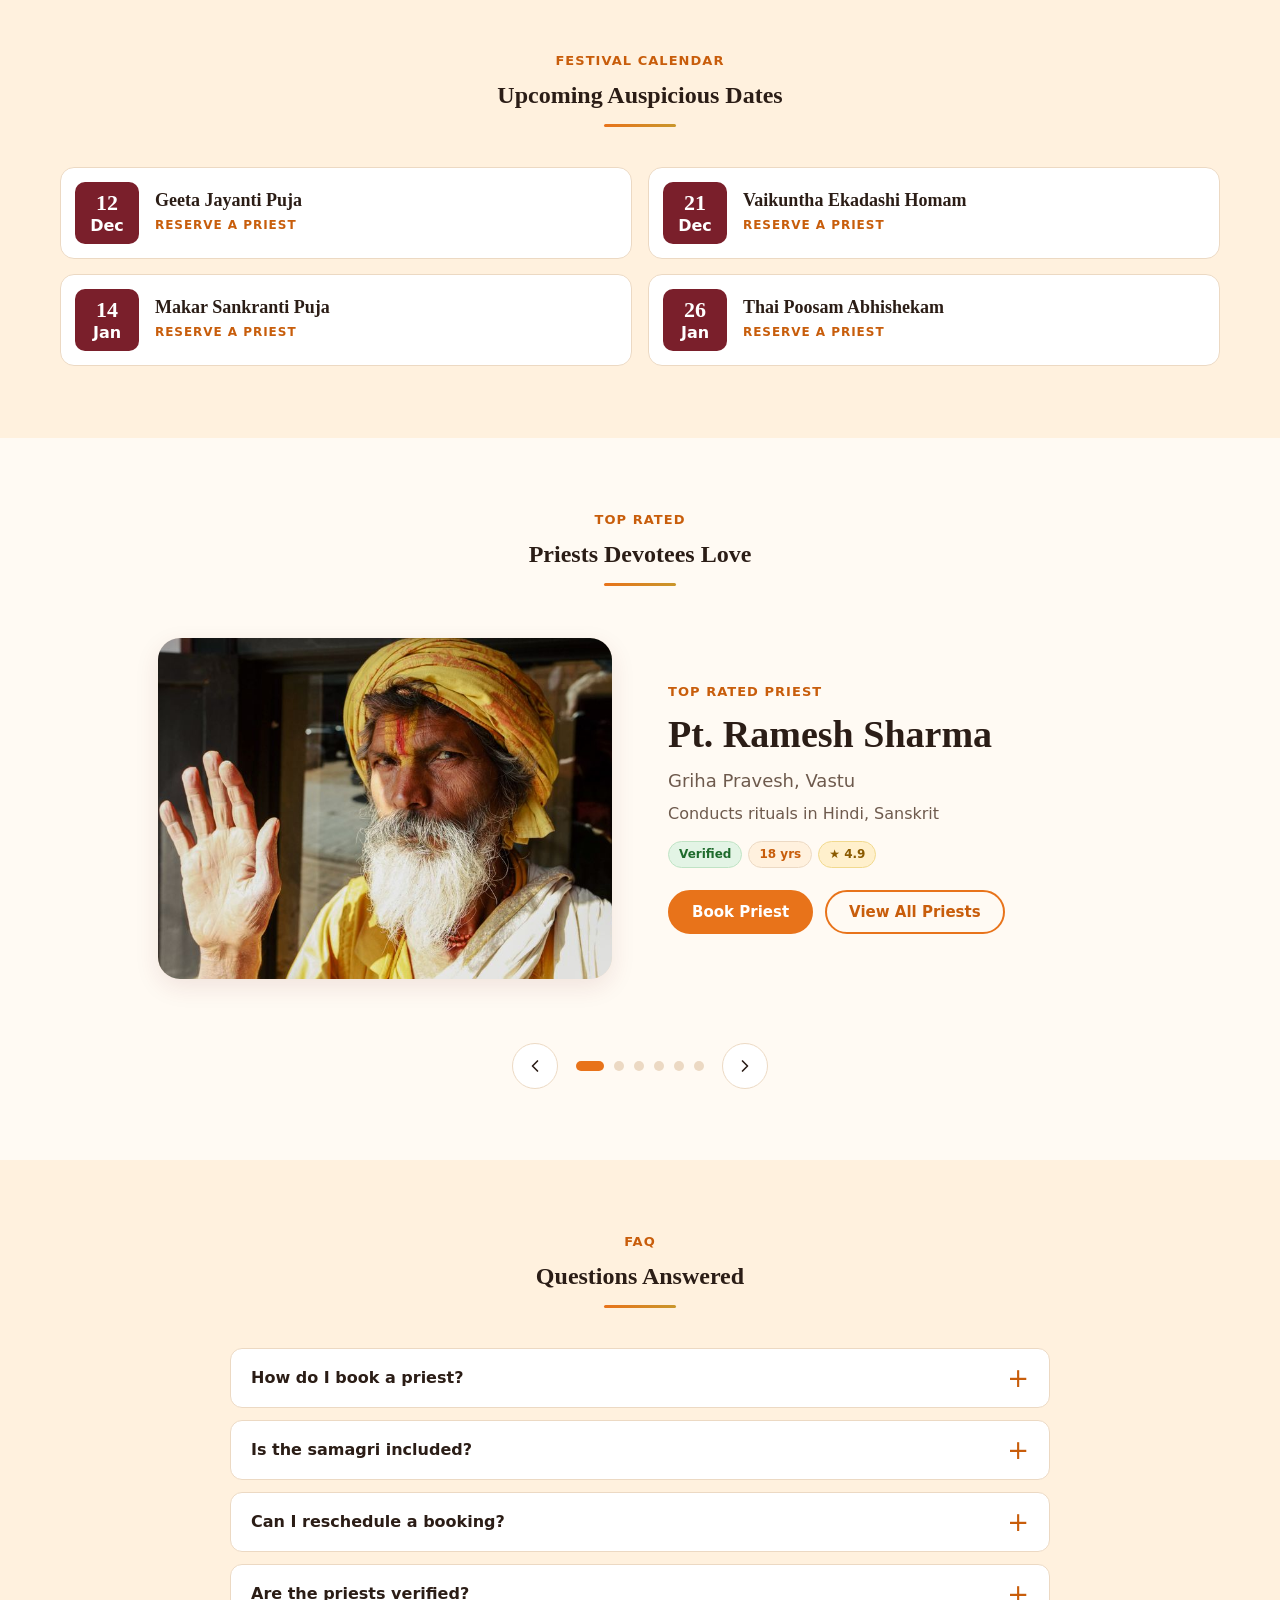
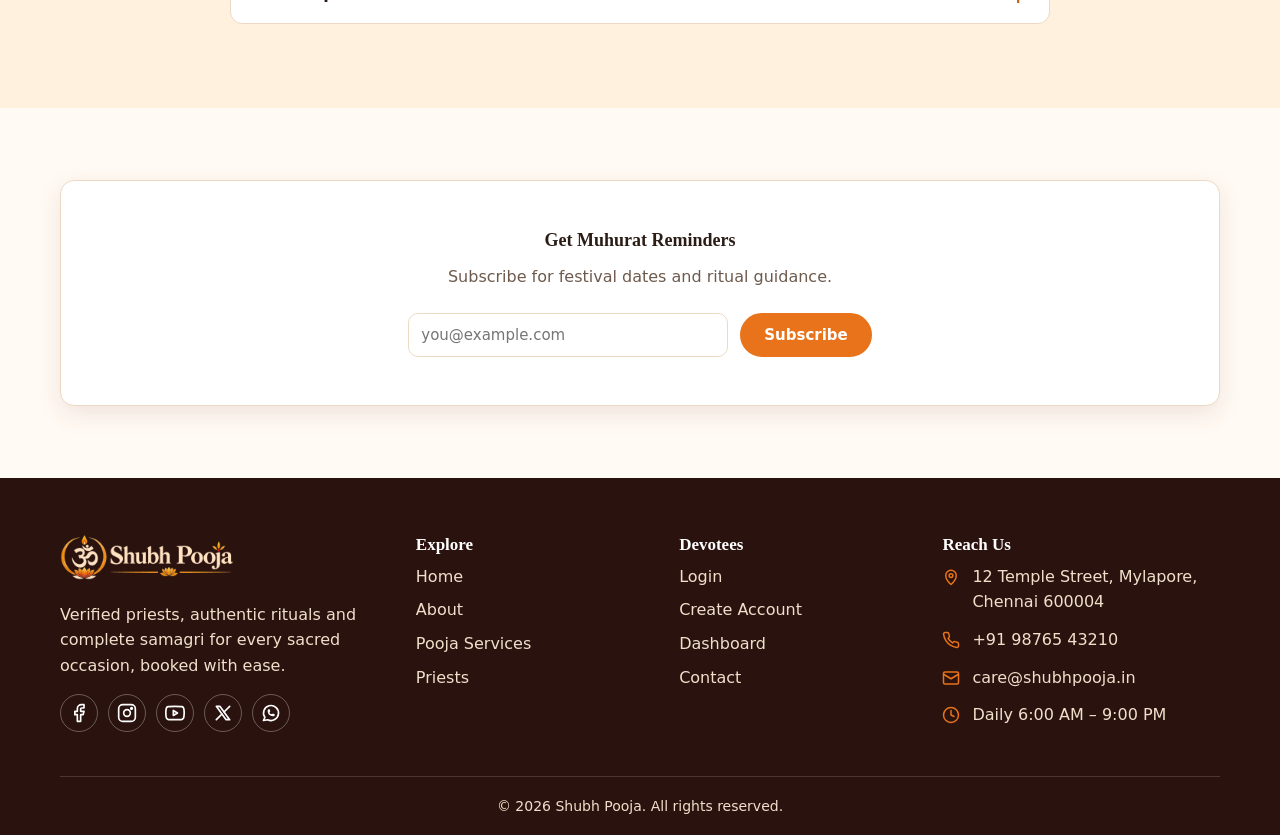
<file: home-2.html>
<!DOCTYPE html>
<html lang="en" dir="ltr" data-theme="light">
<head>
<meta charset="UTF-8"><meta name="viewport" content="width=device-width, initial-scale=1">
<title>Home 2 | Shubh Pooja</title>
<link rel="icon" type="image/png" sizes="32x32" href="assets/images/favicon-32.png"><link rel="icon" href="assets/images/favicon.ico" sizes="any"><link rel="apple-touch-icon" href="assets/images/favicon-180.png">
<script>document.documentElement.classList.add("js");try{var t=localStorage.getItem("theme"),d=localStorage.getItem("dir");if(t)document.documentElement.setAttribute("data-theme",t);if(d)document.documentElement.setAttribute("dir",d)}catch(e){}</script><link rel="stylesheet" href="assets/css/style.css"><link rel="stylesheet" href="assets/css/responsive.css">
</head>
<body data-page="home2">
<div class="page-loader" id="page-loader" role="status" aria-label="Loading"><div class="pl-inner"><div class="pl-ring"><img src="assets/images/favicon-180.png" alt="" width="64" height="64"></div><p class="pl-text">Shubh Pooja</p><div class="pl-bar"><span></span></div></div></div><noscript><style>.page-loader{display:none!important}</style></noscript>
<header id="site-header"></header>
<main>
<section class="has-img hero hero-home hero-center" style="--hero-img:url('../images/pexels-27271177.jpg')" data-image-slot="home2-hero-bg"><div class="container"><div class="hero-content" style="max-width:900px">
<p class="eyebrow">Your sacred calendar, simplified</p><h1>Find the Right Priest for Your Ritual, on Your Date</h1><p class="lead" style="margin-inline:auto">Search by ritual, city and date. Confirm in minutes.</p>
<form class="booking-bar" id="quick-book" onsubmit="return false"><div><label>Ritual</label><select class="field"><option>Griha Pravesh</option><option>Satyanarayan Katha</option><option>Ganesh Puja</option><option>Navagraha Shanti</option></select></div>
<div><label>City</label><select class="field"><option>Chennai</option><option>Bengaluru</option><option>Hyderabad</option></select></div>
<div><label>Date</label><input class="field" type="date" value="2026-12-05"></div>
<div><label>Language</label><select class="field"><option>Tamil</option><option>Hindi</option><option>Telugu</option></select></div>
<a class="btn btn-primary" href="services.html">Search</a></form></div></div></section>
<section class="section "><div class="container">
<div class="section-title"><p class="eyebrow">Ritual Menu</p><h2>Choose by Occasion</h2><p></p></div><div class="row-list"><article class="row-item"><div class="img-slot" data-image-slot="home2-category-1"><img src="assets/images/griha-pravesh.jpg" alt="Decorated kalash with coconut and mango leaves for a Griha Pravesh puja" loading="lazy" decoding="async"></div><div><h3>Griha Pravesh</h3><p>House-warming ritual with Vastu puja and havan.</p><span class="badge">3 hrs</span></div><div style="text-align:center"><div class="price">₹5,100</div><a class="btn btn-outline" href="login.html">Book</a></div></article><article class="row-item"><div class="img-slot" data-image-slot="home2-category-2"><img src="assets/images/pexels-4105330.jpg" alt="Offering of flowers, fruits and grains for a Satyanarayan katha" loading="lazy" decoding="async"></div><div><h3>Satyanarayan Katha</h3><p>Auspicious katha for prosperity and family harmony.</p><span class="badge">2.5 hrs</span></div><div style="text-align:center"><div class="price">₹3,500</div><a class="btn btn-outline" href="login.html">Book</a></div></article><article class="row-item"><div class="img-slot" data-image-slot="home2-category-3"><img src="assets/images/pexels-8818748.jpg" alt="Hand lighting a brass lamp beside a Ganesha statue" loading="lazy" decoding="async"></div><div><h3>Ganesh Puja</h3><p>Remove obstacles before any new beginning.</p><span class="badge">1.5 hrs</span></div><div style="text-align:center"><div class="price">₹2,100</div><a class="btn btn-outline" href="login.html">Book</a></div></article><article class="row-item"><div class="img-slot" data-image-slot="home2-category-4"><img src="assets/images/pexels-37531063.jpg" alt="Havan fire ritual setup with offerings for Navagraha shanti" loading="lazy" decoding="async"></div><div><h3>Navagraha Shanti</h3><p>Planetary peace puja with homam.</p><span class="badge">3 hrs</span></div><div style="text-align:center"><div class="price">₹6,500</div><a class="btn btn-outline" href="login.html">Book</a></div></article></div>
</div></section>
<section class="section alt "><div class="container">
<div class="section-title"><p class="eyebrow">Your Journey</p><h2>From Booking to Blessing</h2><p></p></div><div class="stepper"><div class="step"><span class="dot">1</span><h3>Choose a Ritual</h3><p>Browse more than 40 authentic poojas, havans and sanskars.</p></div><div class="step"><span class="dot">2</span><h3>Pick Date & Priest</h3><p>Select your muhurat date and a verified priest in your language.</p></div><div class="step"><span class="dot">3</span><h3>Get Samagri List</h3><p>Receive a complete checklist or a home-delivered kit.</p></div><div class="step"><span class="dot">4</span><h3>Perform & Pay</h3><p>Pay securely after confirmation and track everything in your dashboard.</p></div></div>
</div></section>
<section class="section "><div class="container">
<div class="split flip"><div><p class="eyebrow">Devotee Dashboard</p><h2>Everything in One Place</h2><p>Track bookings, view samagri lists, pay securely and download receipts from a single dashboard.</p><ul class="checks"><li>Live booking status</li><li>Payment history and receipts</li><li>Reminders before every ritual</li></ul><a class="btn btn-primary" href="login.html">Open Dashboard</a></div><div class="img-slot" data-image-slot="home2-dashboard-preview"><img src="assets/images/pexels-7580643.jpg" alt="Reviewing booking charts and reports at a desk" loading="lazy" decoding="async"></div></div>
</div></section>
<section class="section alt "><div class="container">
<div class="section-title"><p class="eyebrow">Festival Calendar</p><h2>Upcoming Auspicious Dates</h2><p></p></div><div class="cal"><div class="cal-item"><div class="cal-date"><span>12</span>Dec</div><div><h3 style="margin:0;font-size:18px">Geeta Jayanti Puja</h3><a href="login.html" class="eyebrow" style="font-size:12px">Reserve a priest</a></div></div><div class="cal-item"><div class="cal-date"><span>21</span>Dec</div><div><h3 style="margin:0;font-size:18px">Vaikuntha Ekadashi Homam</h3><a href="login.html" class="eyebrow" style="font-size:12px">Reserve a priest</a></div></div><div class="cal-item"><div class="cal-date"><span>14</span>Jan</div><div><h3 style="margin:0;font-size:18px">Makar Sankranti Puja</h3><a href="login.html" class="eyebrow" style="font-size:12px">Reserve a priest</a></div></div><div class="cal-item"><div class="cal-date"><span>26</span>Jan</div><div><h3 style="margin:0;font-size:18px">Thai Poosam Abhishekam</h3><a href="login.html" class="eyebrow" style="font-size:12px">Reserve a priest</a></div></div></div>
</div></section>
<section class="section "><div class="container">
<div class="section-title"><p class="eyebrow">Top Rated</p><h2>Priests Devotees Love</h2><p></p></div><div class="spotlight" id="priest-carousel"><div class="car-view"><div class="car-track"><article class="slide"><div class="spot"><div class="img-slot" data-image-slot="home2-priest-1"><img src="assets/images/pexels-13770774.jpg" alt="Portrait of a Hindu priest with beard and turban" loading="lazy" decoding="async"></div><div class="spot-body"><p class="eyebrow">Top Rated Priest</p><h3>Pt. Ramesh Sharma</h3><p class="meta">Griha Pravesh, Vastu</p><p class="spot-lang">Conducts rituals in Hindi, Sanskrit</p><p class="badges"><span class="badge ok">Verified</span><span class="badge">18 yrs</span><span class="badge warn">&#9733; 4.9</span></p><div class="hero-btns"><a class="btn btn-primary" href="login.html">Book Priest</a><a class="btn btn-outline" href="priests.html">View All Priests</a></div></div></div></article><article class="slide"><div class="spot"><div class="img-slot" data-image-slot="home2-priest-2"><img src="assets/images/pexels-30561769.jpg" alt="Hindu priest reading scriptures at a temple" loading="lazy" decoding="async"></div><div class="spot-body"><p class="eyebrow">Top Rated Priest</p><h3>Acharya Venkatesh Iyer</h3><p class="meta">Rudrabhishekam, Homam</p><p class="spot-lang">Conducts rituals in Tamil, Sanskrit</p><p class="badges"><span class="badge ok">Verified</span><span class="badge">22 yrs</span><span class="badge warn">&#9733; 4.9</span></p><div class="hero-btns"><a class="btn btn-primary" href="login.html">Book Priest</a><a class="btn btn-outline" href="priests.html">View All Priests</a></div></div></div></article><article class="slide"><div class="spot"><div class="img-slot" data-image-slot="home2-priest-3"><img src="assets/images/priest-suresh-joshi.jpg" alt="Pt. Suresh Joshi seated before a decorated puja altar with offerings" loading="lazy" decoding="async"></div><div class="spot-body"><p class="eyebrow">Top Rated Priest</p><h3>Pt. Suresh Joshi</h3><p class="meta">Satyanarayan Katha</p><p class="spot-lang">Conducts rituals in Hindi, Marathi</p><p class="badges"><span class="badge ok">Verified</span><span class="badge">15 yrs</span><span class="badge warn">&#9733; 4.8</span></p><div class="hero-btns"><a class="btn btn-primary" href="login.html">Book Priest</a><a class="btn btn-outline" href="priests.html">View All Priests</a></div></div></div></article><article class="slide"><div class="spot"><div class="img-slot" data-image-slot="home2-priest-4"><img src="assets/images/pexels-36853153.jpg" alt="Hindu priest performing a ritual with offerings" loading="lazy" decoding="async"></div><div class="spot-body"><p class="eyebrow">Top Rated Priest</p><h3>Shri Anand Bhattacharya</h3><p class="meta">Lakshmi Puja, Wedding</p><p class="spot-lang">Conducts rituals in Bengali, Hindi</p><p class="badges"><span class="badge ok">Verified</span><span class="badge">20 yrs</span><span class="badge warn">&#9733; 4.8</span></p><div class="hero-btns"><a class="btn btn-primary" href="login.html">Book Priest</a><a class="btn btn-outline" href="priests.html">View All Priests</a></div></div></div></article><article class="slide"><div class="spot"><div class="img-slot" data-image-slot="home2-priest-5"><img src="assets/images/priest-krishnamurthy-rao.jpg" alt="Pt. Krishnamurthy Rao lighting a brass lamp inside a temple hall" loading="lazy" decoding="async"></div><div class="spot-body"><p class="eyebrow">Top Rated Priest</p><h3>Pt. Krishnamurthy Rao</h3><p class="meta">Navagraha, Ganesh Puja</p><p class="spot-lang">Conducts rituals in Telugu, Kannada</p><p class="badges"><span class="badge ok">Verified</span><span class="badge">17 yrs</span><span class="badge warn">&#9733; 4.7</span></p><div class="hero-btns"><a class="btn btn-primary" href="login.html">Book Priest</a><a class="btn btn-outline" href="priests.html">View All Priests</a></div></div></div></article><article class="slide"><div class="spot"><div class="img-slot" data-image-slot="home2-priest-6"><img src="assets/images/pexels-33227618.jpg" alt="Hindu priest performing a ritual with incense" loading="lazy" decoding="async"></div><div class="spot-body"><p class="eyebrow">Top Rated Priest</p><h3>Acharya Mohan Das</h3><p class="meta">Vivah, Namakaran</p><p class="spot-lang">Conducts rituals in Hindi, Gujarati</p><p class="badges"><span class="badge ok">Verified</span><span class="badge">25 yrs</span><span class="badge warn">&#9733; 4.9</span></p><div class="hero-btns"><a class="btn btn-primary" href="login.html">Book Priest</a><a class="btn btn-outline" href="priests.html">View All Priests</a></div></div></div></article></div></div><div class="car-controls"><button class="car-btn prev" aria-label="Previous priest"><svg class="ic" viewBox="0 0 24 24" aria-hidden="true"><path d="M15 18l-6-6 6-6"/></svg></button><div class="car-dots" role="tablist" aria-label="Choose priest"></div><button class="car-btn next" aria-label="Next priest"><svg class="ic" viewBox="0 0 24 24" aria-hidden="true"><path d="M9 18l6-6-6-6"/></svg></button></div></div>
</div></section>
<section class="section alt "><div class="container">
<div class="section-title"><p class="eyebrow">FAQ</p><h2>Questions Answered</h2><p></p></div><div class="faq narrow"><details><summary>How do I book a priest?</summary><p>Choose a ritual, pick your date and preferred priest, then confirm. You receive a confirmation and your samagri list instantly.</p></details><details><summary>Is the samagri included?</summary><p>You can choose a package with full samagri delivered to your home, or request the checklist and arrange items yourself.</p></details><details><summary>Can I reschedule a booking?</summary><p>Yes. Bookings can be rescheduled free of charge up to 48 hours before the ritual from your dashboard.</p></details><details><summary>Are the priests verified?</summary><p>Every priest is verified for Vedic training, experience and conduct before joining.</p></details></div>
</div></section>
<section class="section"><div class="container"><div class="card" style="text-align:center;align-items:center;padding:48px 24px"><h2>Get Muhurat Reminders</h2><p>Subscribe for festival dates and ritual guidance.</p><form id="newsletter" class="hero-btns" style="justify-content:center;width:100%" novalidate><input class="field" style="max-width:320px" type="email" placeholder="you@example.com" aria-label="Email" required><button class="btn btn-primary" type="submit">Subscribe</button></form><div class="form-ok" id="newsletter-ok">Thank you! You are subscribed to muhurat reminders.</div></div></div></section>
</main>
<footer id="site-footer"></footer>
<script src="assets/js/main.js"></script>
<script src="assets/js/pages.js"></script>
<script src="assets/js/animations.js"></script>
</body>
</html>
</file>
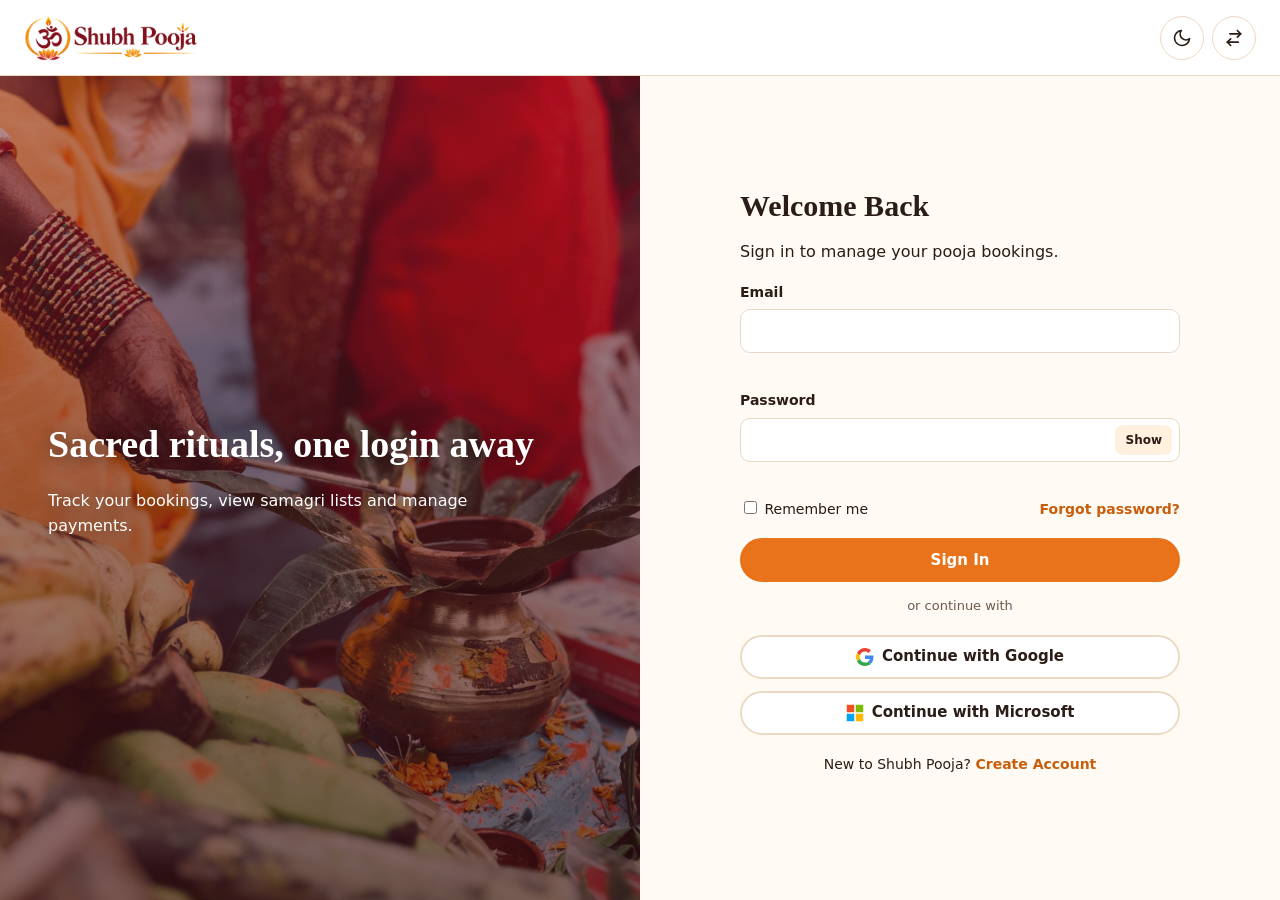
<file: login.html>
<!DOCTYPE html>
<html lang="en" dir="ltr" data-theme="light">
<head>
<meta charset="UTF-8"><meta name="viewport" content="width=device-width, initial-scale=1">
<title>Login | Shubh Pooja</title>
<link rel="icon" type="image/png" sizes="32x32" href="assets/images/favicon-32.png"><link rel="icon" href="assets/images/favicon.ico" sizes="any"><link rel="apple-touch-icon" href="assets/images/favicon-180.png">
<script>document.documentElement.classList.add("js");try{var t=localStorage.getItem("theme"),d=localStorage.getItem("dir");if(t)document.documentElement.setAttribute("data-theme",t);if(d)document.documentElement.setAttribute("dir",d)}catch(e){}</script><link rel="stylesheet" href="assets/css/style.css"><link rel="stylesheet" href="assets/css/responsive.css">
</head>
<body data-page="login">
<div class="page-loader" id="page-loader" role="status" aria-label="Loading"><div class="pl-inner"><div class="pl-ring"><img src="assets/images/favicon-180.png" alt="" width="64" height="64"></div><p class="pl-text">Shubh Pooja</p><div class="pl-bar"><span></span></div></div></div><noscript><style>.page-loader{display:none!important}</style></noscript>
<header class="auth-bar"><div class="wrap"><a class="brand" href="index.html"><img class="brand-logo logo-light" src="assets/images/logo.png" alt="Shubh Pooja" width="174" height="46"><img class="brand-logo logo-dark" src="assets/images/logo-dark.png" alt="" aria-hidden="true" width="174" height="46"></a>
<div class="nav-tools"><button class="icon-btn" data-act="theme" aria-label="Toggle light or dark mode"><svg class="ic i-moon" viewBox="0 0 24 24" aria-hidden="true"><path d="M21 12.8A9 9 0 1 1 11.2 3a7 7 0 0 0 9.8 9.8z"/></svg><svg class="ic i-sun" viewBox="0 0 24 24" aria-hidden="true"><circle cx="12" cy="12" r="4"/><path d="M12 2v2M12 20v2M4.9 4.9l1.4 1.4M17.7 17.7l1.4 1.4M2 12h2M20 12h2M4.9 19.1l1.4-1.4M17.7 6.3l1.4-1.4"/></svg></button><button class="icon-btn" data-act="dir" aria-label="Toggle LTR or RTL"><svg class="ic" viewBox="0 0 24 24" aria-hidden="true"><path d="M7 7h13"/><path d="M16 3l4 4-4 4"/><path d="M17 17H4"/><path d="M8 13l-4 4 4 4"/></svg></button></div></div></header><main class="auth-wrap"><section class="has-img auth-visual" style="--hero-img:url('../images/pexels-29297157.jpg')" data-image-slot="login-visual"><h2>Sacred rituals, one login away</h2><p>Track your bookings, view samagri lists and manage payments.</p></section><section class="auth-form-side"><div class="auth-box"><h1 style="font-size:30px">Welcome Back</h1><p class="meta">Sign in to manage your pooja bookings.</p>
<form id="login-form" novalidate><div class="form-group"><label for="l-email">Email</label><input class="field" id="l-email" type="email" required><div class="err"></div></div><div class="form-group"><label for="l-pass">Password</label><div class="pw"><input class="field" id="l-pass" type="password" required><button type="button" data-toggle-pw="l-pass">Show</button></div><div class="err"></div></div>
<div class="row-between"><label><input type="checkbox"> Remember me</label><a href="#" id="forgot" style="color:var(--saffron-dark);font-weight:600">Forgot password?</a></div>
<button class="btn btn-primary" type="submit">Sign In</button><div class="form-ok" id="forgot-ok">A password reset link has been sent to your email.</div></form>
<div class="divider">or continue with</div><div class="social"><button class="btn btn-social" data-social><svg width="18" height="18" viewBox="0 0 48 48" aria-hidden="true"><path fill="#EA4335" d="M24 9.5c3.5 0 6.6 1.2 9.1 3.6l6.8-6.8C35.8 2.4 30.3 0 24 0 14.6 0 6.5 5.4 2.6 13.2l7.9 6.1C12.4 13.6 17.7 9.5 24 9.5z"/><path fill="#4285F4" d="M46.5 24.5c0-1.6-.1-3.1-.4-4.5H24v9h12.7c-.6 3-2.3 5.5-4.8 7.2l7.5 5.8c4.4-4.1 7.1-10.1 7.1-17.5z"/><path fill="#FBBC05" d="M10.5 28.7c-.5-1.4-.8-3-.8-4.7s.3-3.2.8-4.7l-7.9-6.1C.9 16.4 0 20.1 0 24s.9 7.6 2.6 10.8l7.9-6.1z"/><path fill="#34A853" d="M24 48c6.5 0 11.9-2.1 15.9-5.8l-7.5-5.8c-2.1 1.4-4.9 2.3-8.4 2.3-6.3 0-11.6-4.1-13.5-9.8l-7.9 6.1C6.5 42.6 14.6 48 24 48z"/></svg> Continue with Google</button><button class="btn btn-social" data-social><svg width="18" height="18" viewBox="0 0 24 24" aria-hidden="true"><rect x="1" y="1" width="10" height="10" fill="#F25022"/><rect x="13" y="1" width="10" height="10" fill="#7FBA00"/><rect x="1" y="13" width="10" height="10" fill="#00A4EF"/><rect x="13" y="13" width="10" height="10" fill="#FFB900"/></svg> Continue with Microsoft</button></div>
<p class="auth-alt">New to Shubh Pooja? <a href="create-account.html">Create Account</a></p></div></section></main>
<script src="assets/js/main.js"></script>
<script src="assets/js/pages.js"></script>
<script src="assets/js/animations.js"></script>
</body></html>
</file>
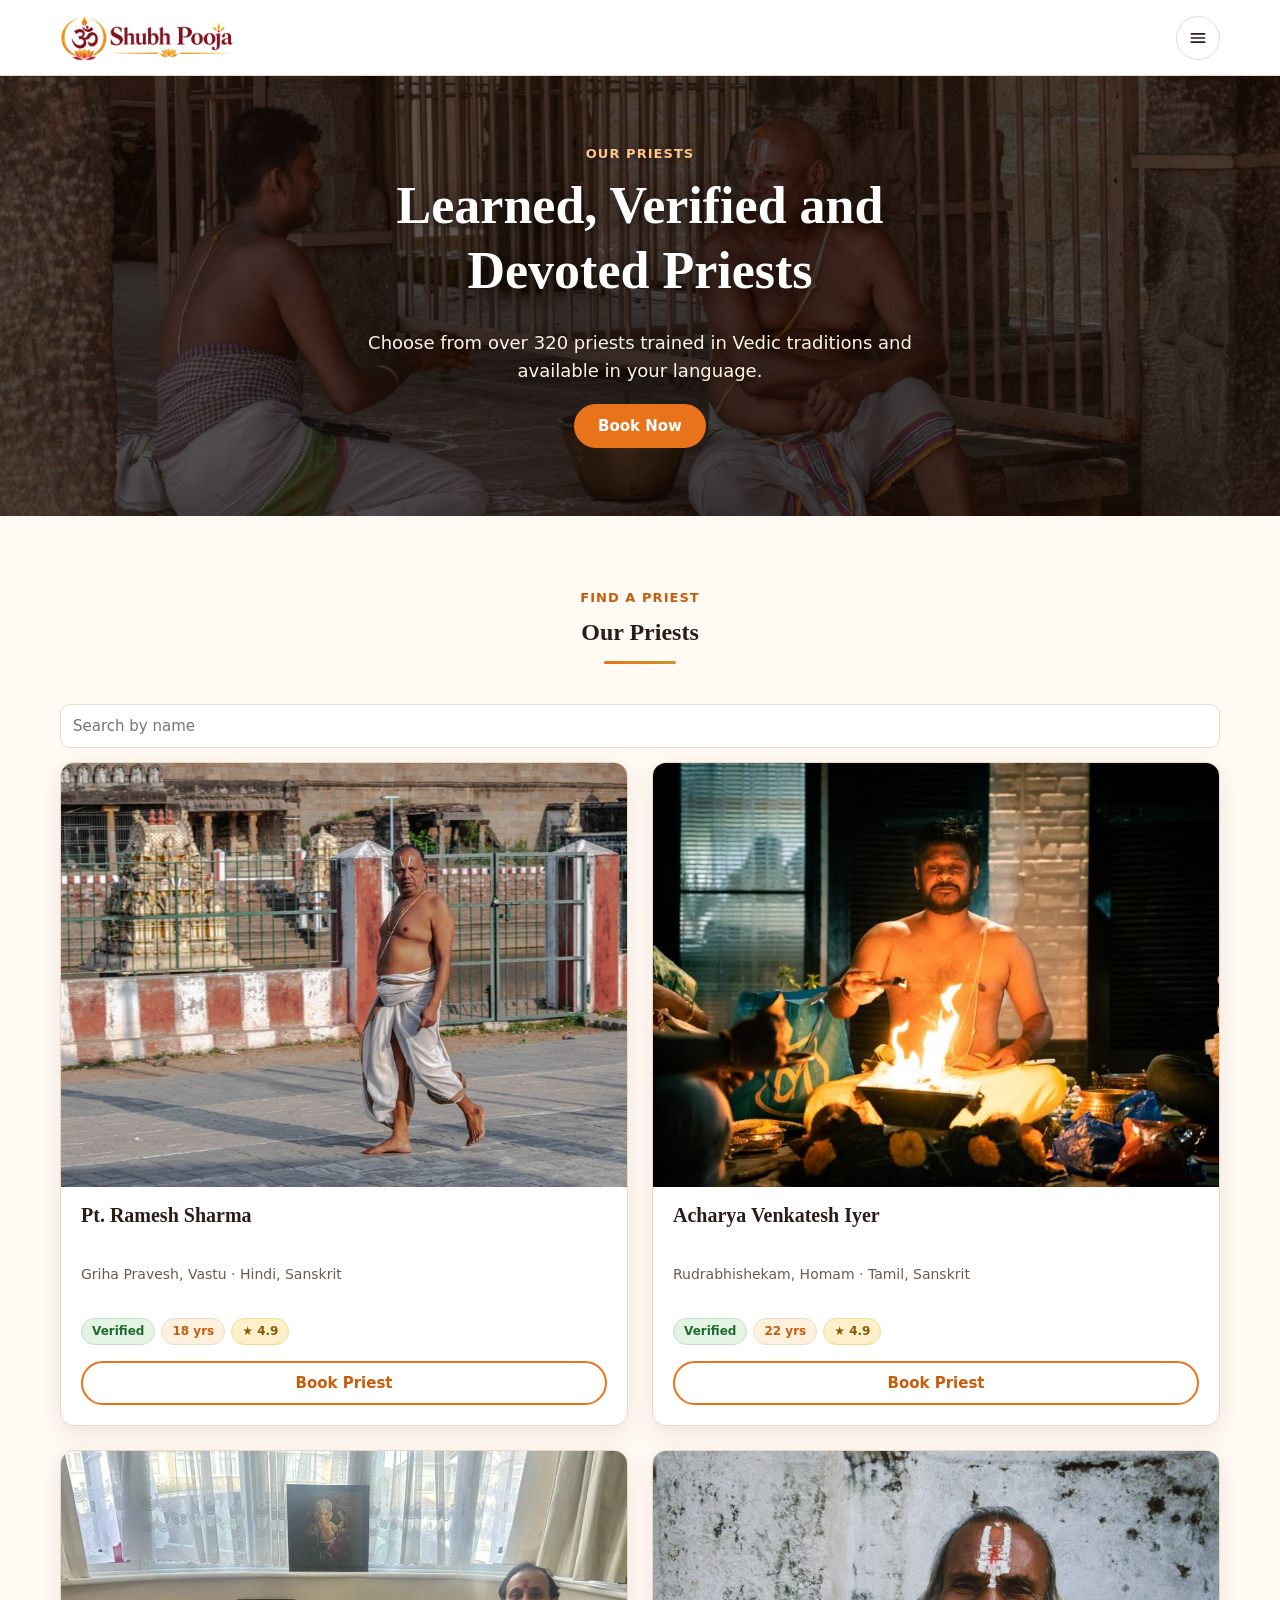
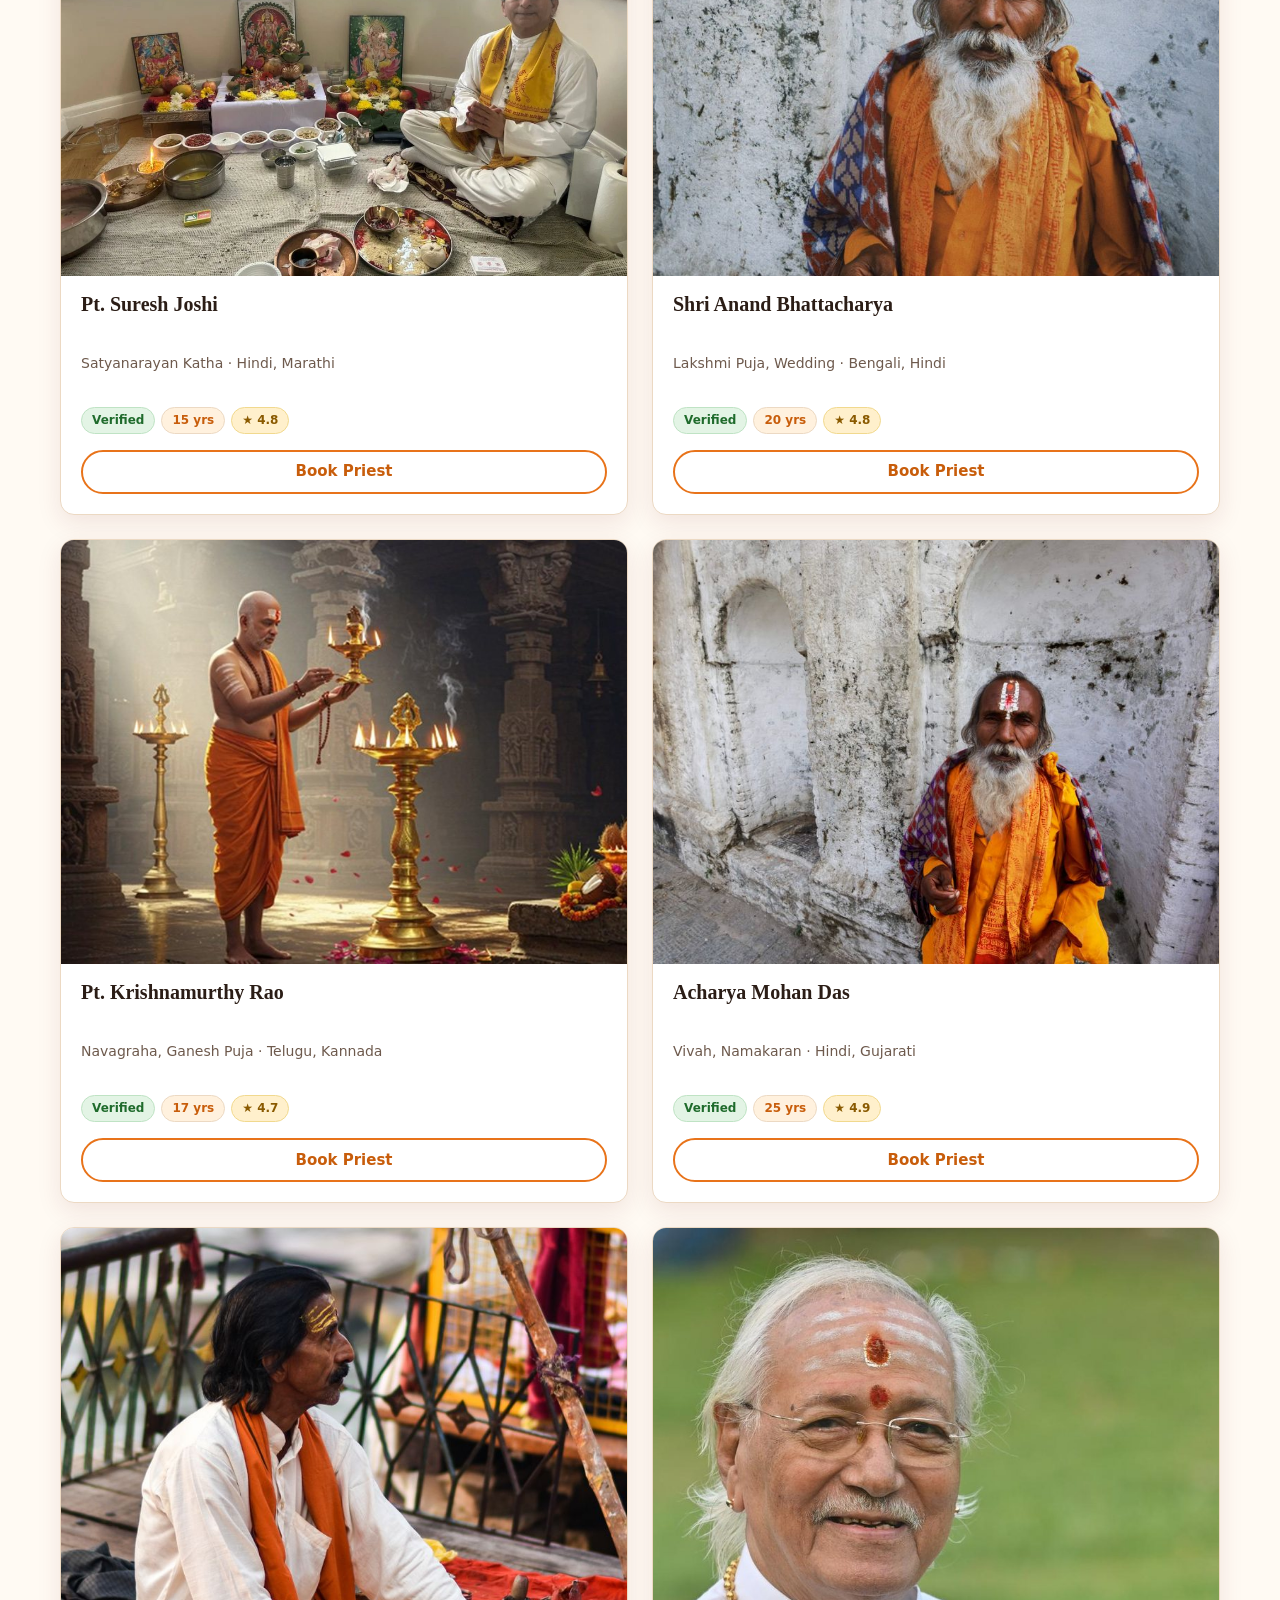
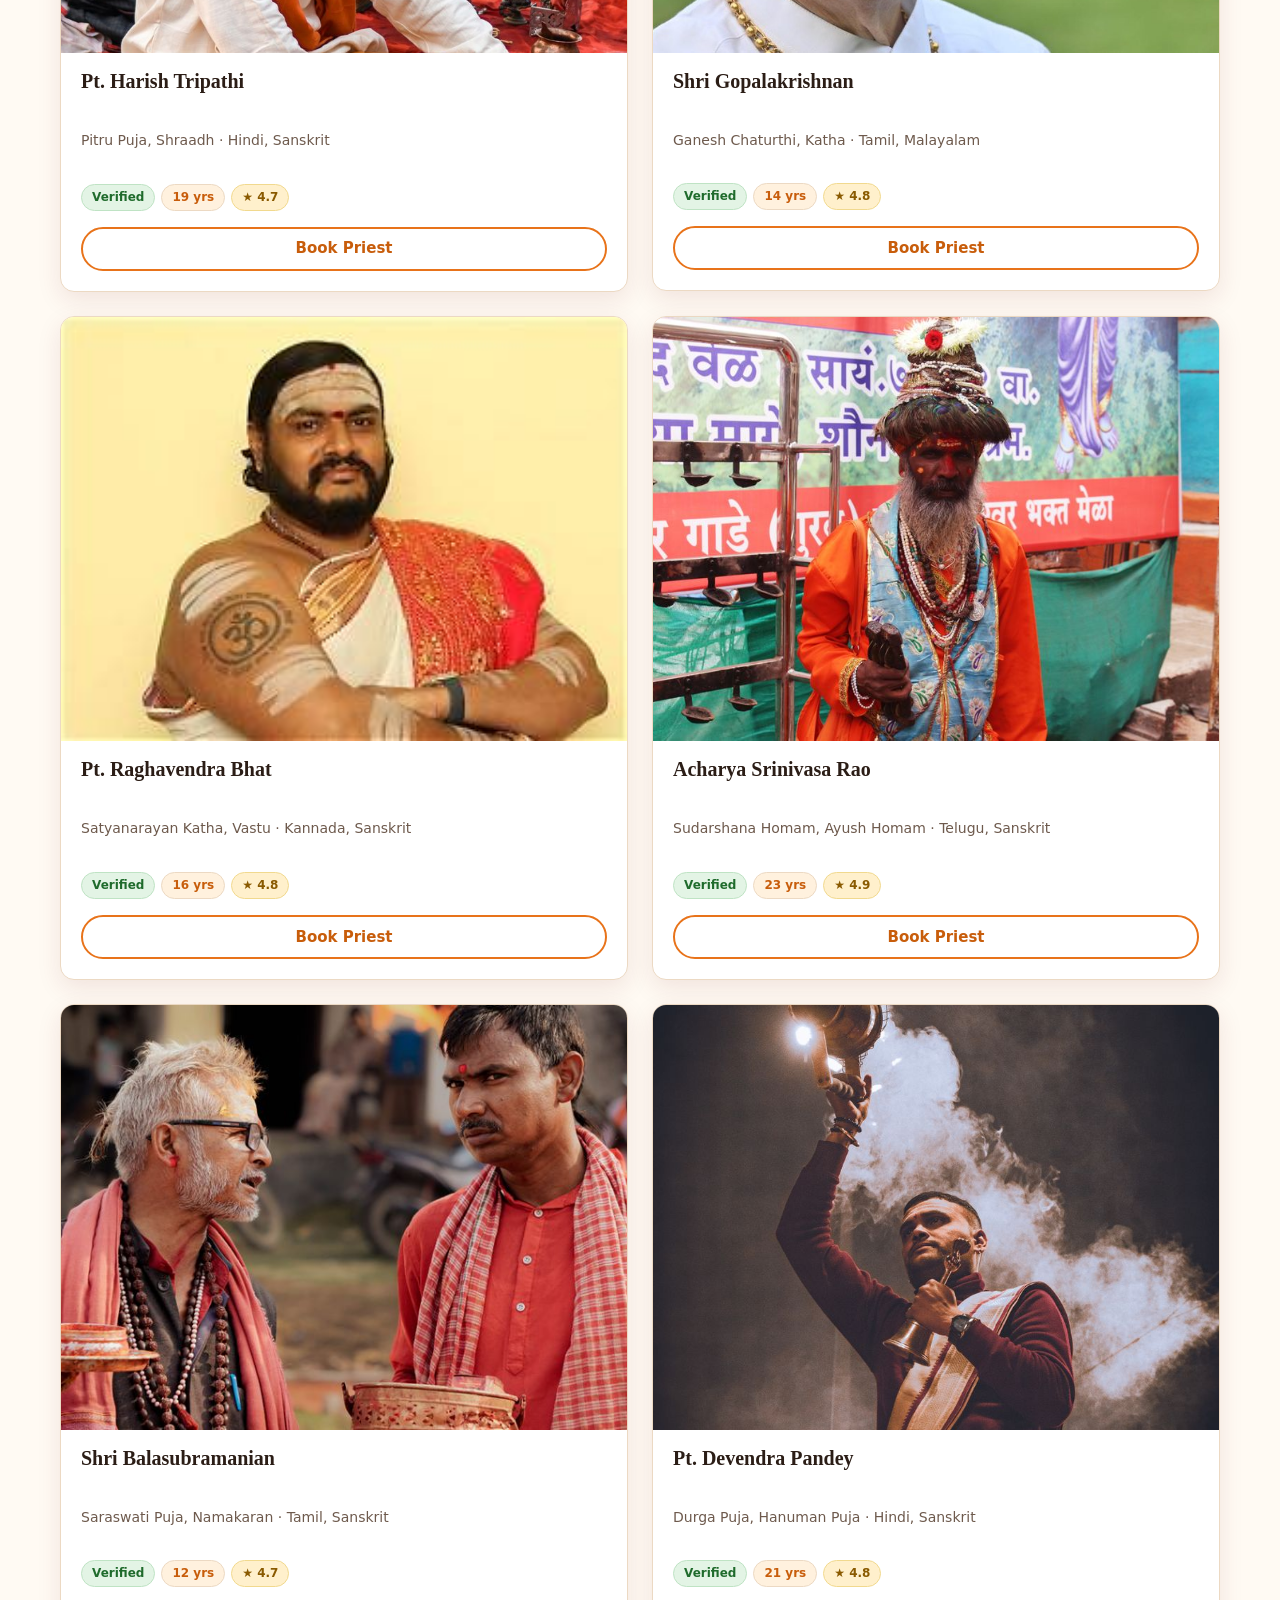
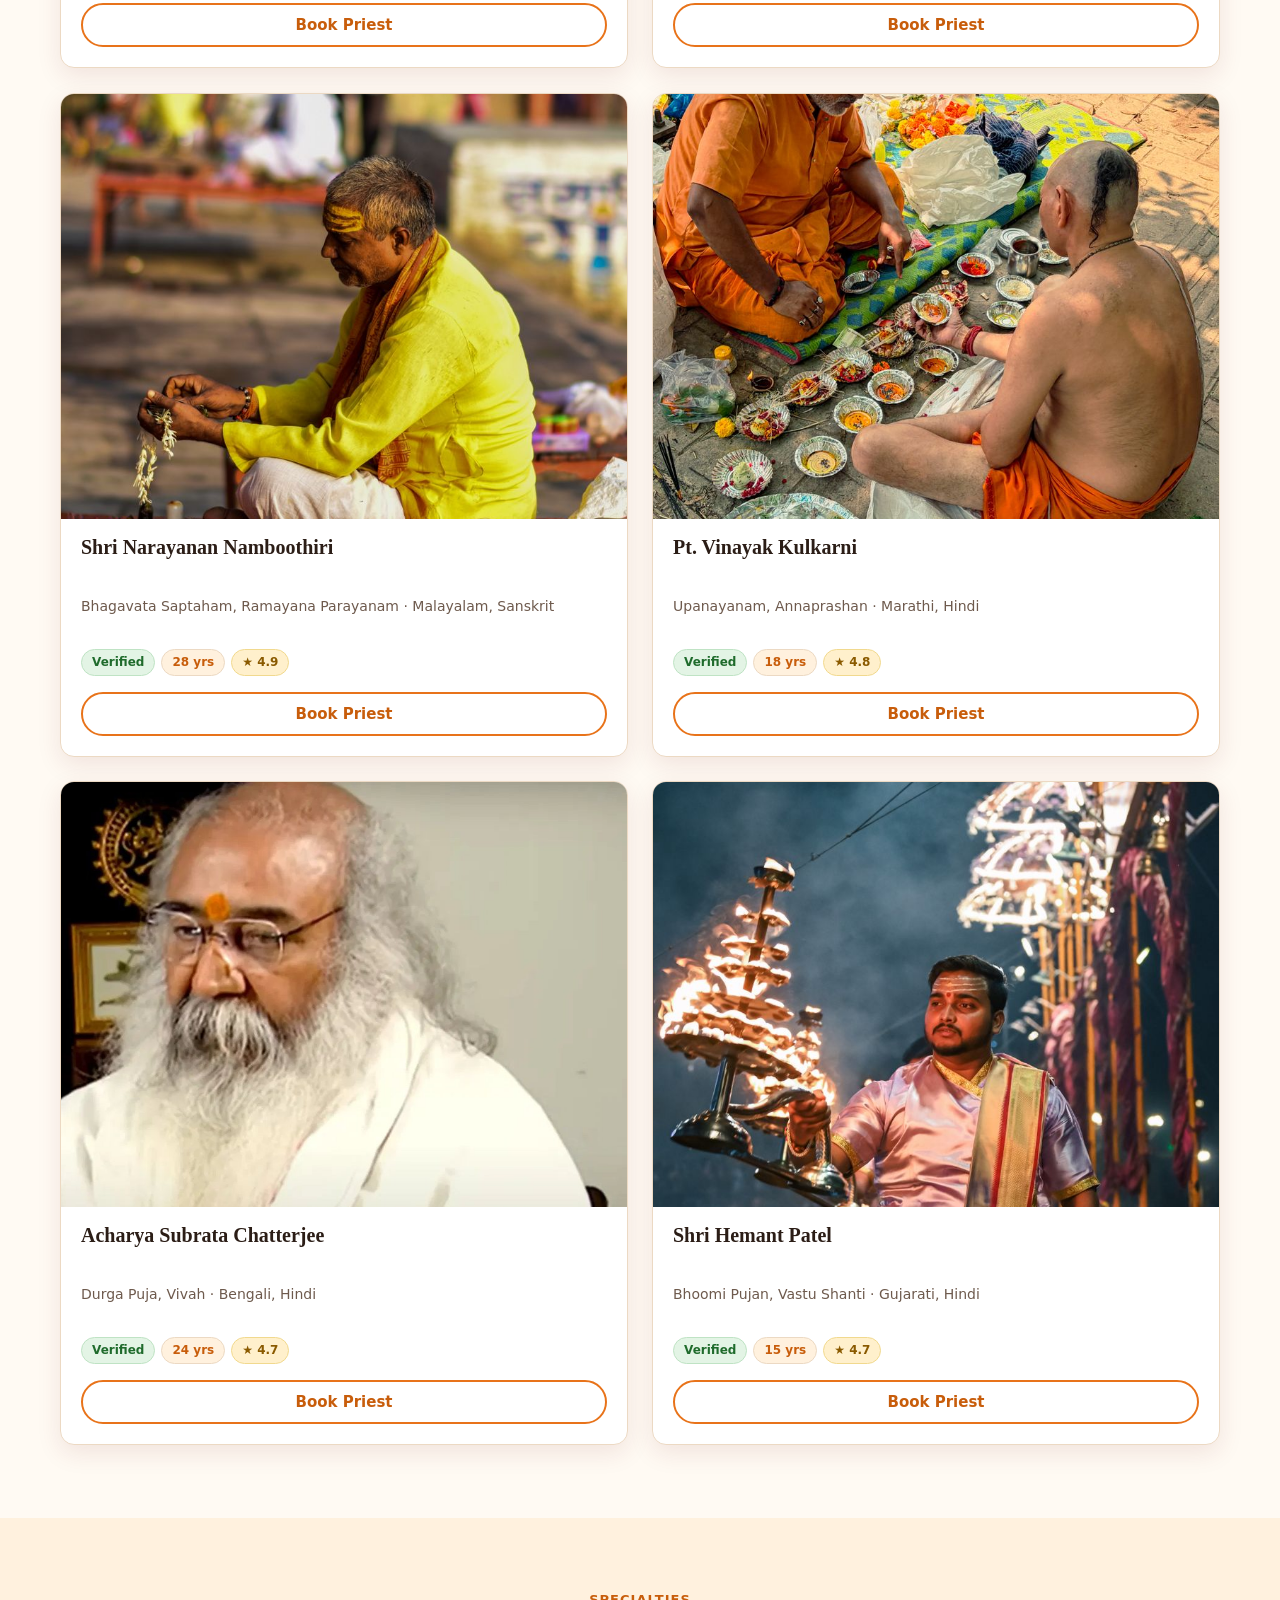
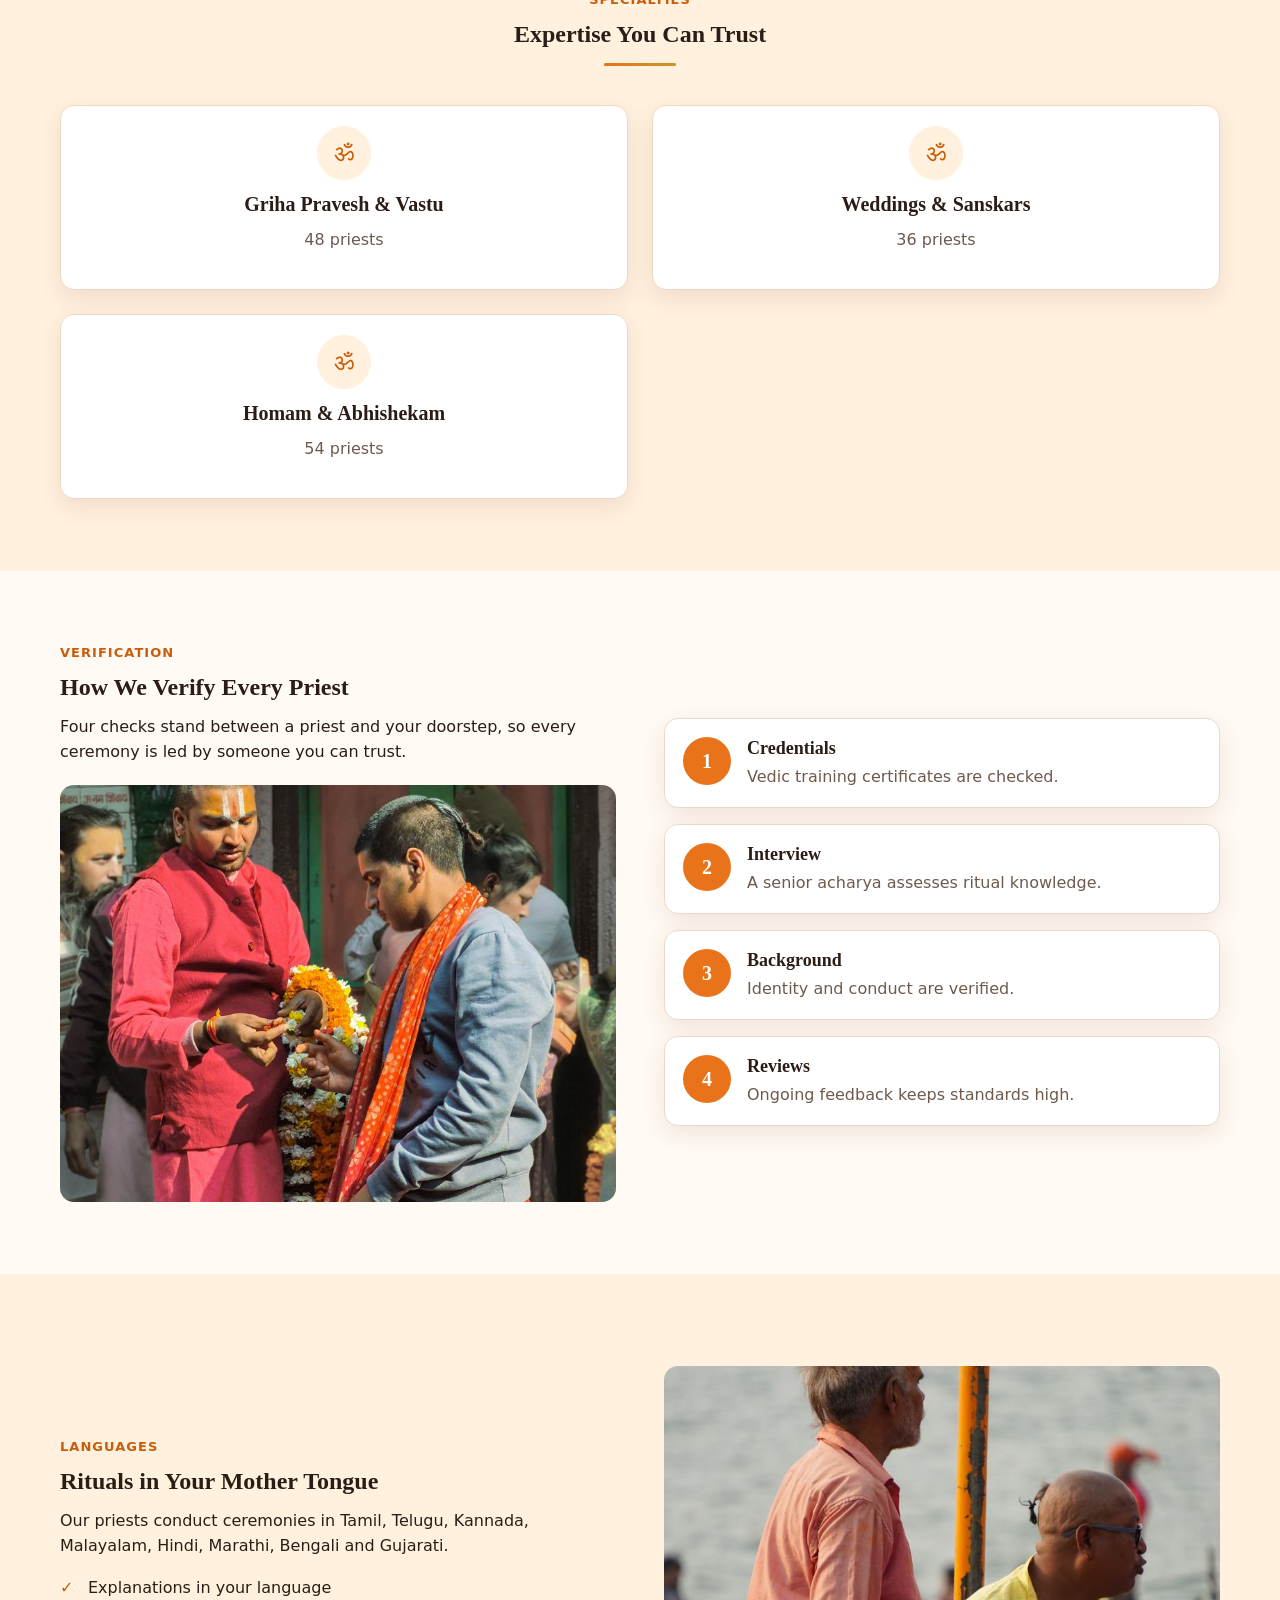
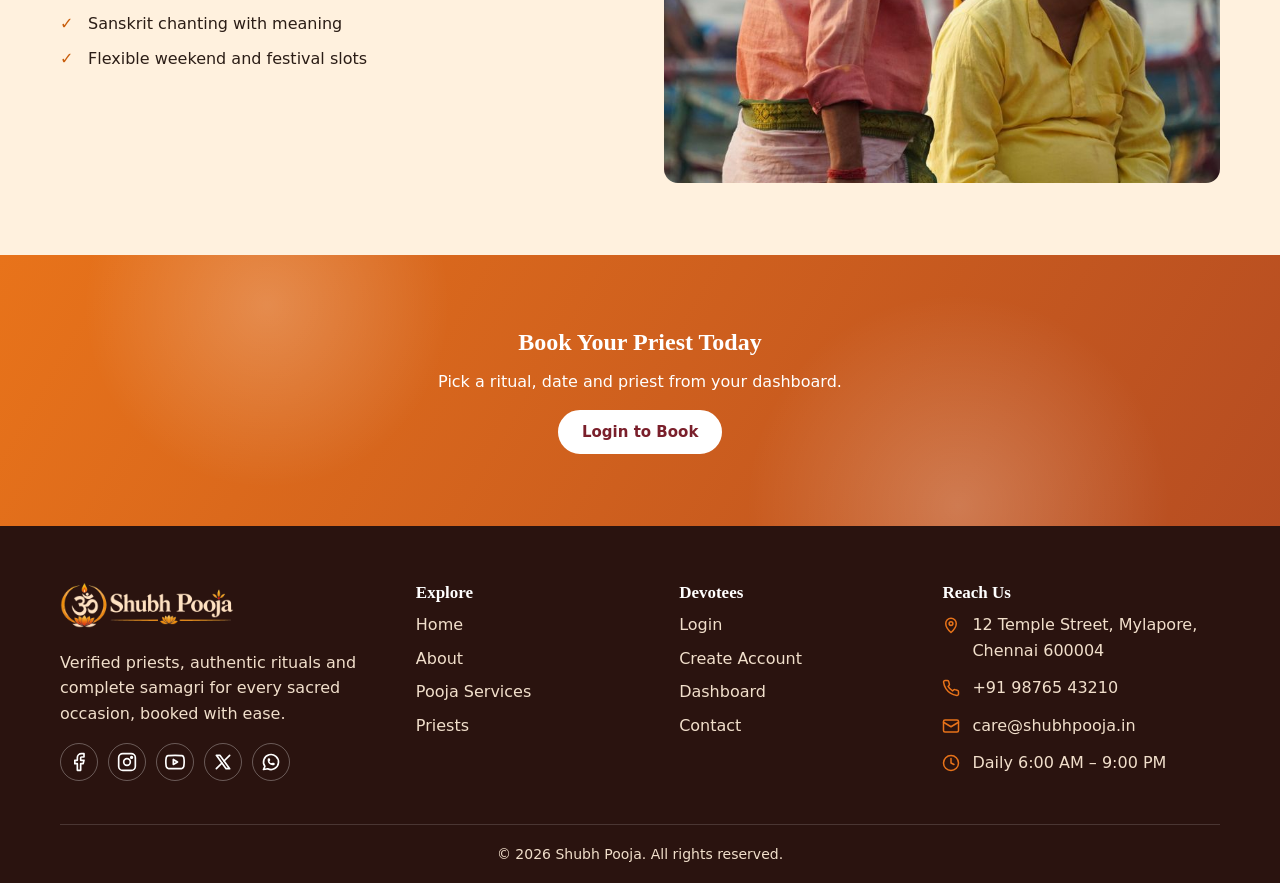
<file: priests.html>
<!DOCTYPE html>
<html lang="en" dir="ltr" data-theme="light">
<head>
<meta charset="UTF-8"><meta name="viewport" content="width=device-width, initial-scale=1">
<title>Priests | Shubh Pooja</title>
<link rel="icon" type="image/png" sizes="32x32" href="assets/images/favicon-32.png"><link rel="icon" href="assets/images/favicon.ico" sizes="any"><link rel="apple-touch-icon" href="assets/images/favicon-180.png">
<script>document.documentElement.classList.add("js");try{var t=localStorage.getItem("theme"),d=localStorage.getItem("dir");if(t)document.documentElement.setAttribute("data-theme",t);if(d)document.documentElement.setAttribute("dir",d)}catch(e){}</script><link rel="stylesheet" href="assets/css/style.css"><link rel="stylesheet" href="assets/css/responsive.css">
</head>
<body data-page="priests">
<div class="page-loader" id="page-loader" role="status" aria-label="Loading"><div class="pl-inner"><div class="pl-ring"><img src="assets/images/favicon-180.png" alt="" width="64" height="64"></div><p class="pl-text">Shubh Pooja</p><div class="pl-bar"><span></span></div></div></div><noscript><style>.page-loader{display:none!important}</style></noscript>
<header id="site-header"></header>
<main>
<section class="has-img hero hero-page" style="--hero-img:url('../images/pexels-37695266.jpg')" data-image-slot="priests-hero-bg"><div class="container"><div class="hero-content">
<p class="eyebrow">Our Priests</p><h1>Learned, Verified and Devoted Priests</h1><p class="lead">Choose from over 320 priests trained in Vedic traditions and available in your language.</p><div class="hero-btns"><a class="btn btn-primary" href="login.html">Book Now</a></div></div></div></section>
<section class="section "><div class="container">
<div class="section-title"><p class="eyebrow">Find a Priest</p><h2>Our Priests</h2><p></p></div><div class="toolbar"><input class="field" id="pri-search" placeholder="Search by name" aria-label="Search priests"></div><div class="grid grid-4" id="pri-grid"><article class="card" data-name="pt. ramesh sharma"><div class="img-slot" data-image-slot="priests-priest-1"><img src="assets/images/pexels-38135988.jpg" alt="Priest in traditional attire at a temple in Kanchipuram" loading="lazy" decoding="async"></div><h3 class="t2">Pt. Ramesh Sharma</h3><p class="meta m2">Griha Pravesh, Vastu &middot; Hindi, Sanskrit</p><p class="badges"><span class="badge ok">Verified</span><span class="badge">18 yrs</span><span class="badge warn">&#9733; 4.9</span></p><a class="btn btn-outline" href="login.html">Book Priest</a></article><article class="card" data-name="acharya venkatesh iyer"><div class="img-slot" data-image-slot="priests-priest-2"><img src="assets/images/pexels-13405691.jpg" alt="Priest performing a sacred fire ritual" loading="lazy" decoding="async"></div><h3 class="t2">Acharya Venkatesh Iyer</h3><p class="meta m2">Rudrabhishekam, Homam &middot; Tamil, Sanskrit</p><p class="badges"><span class="badge ok">Verified</span><span class="badge">22 yrs</span><span class="badge warn">&#9733; 4.9</span></p><a class="btn btn-outline" href="login.html">Book Priest</a></article><article class="card" data-name="pt. suresh joshi"><div class="img-slot" data-image-slot="priests-priest-3"><img src="assets/images/priest-suresh-joshi.jpg" alt="Pt. Suresh Joshi seated before a decorated puja altar with offerings" loading="lazy" decoding="async"></div><h3 class="t2">Pt. Suresh Joshi</h3><p class="meta m2">Satyanarayan Katha &middot; Hindi, Marathi</p><p class="badges"><span class="badge ok">Verified</span><span class="badge">15 yrs</span><span class="badge warn">&#9733; 4.8</span></p><a class="btn btn-outline" href="login.html">Book Priest</a></article><article class="card" data-name="shri anand bhattacharya"><div class="img-slot" data-image-slot="priests-priest-4"><img src="assets/images/pexels-29986731.jpg" alt="Elderly priest in saffron robes" loading="lazy" decoding="async"></div><h3 class="t2">Shri Anand Bhattacharya</h3><p class="meta m2">Lakshmi Puja, Wedding &middot; Bengali, Hindi</p><p class="badges"><span class="badge ok">Verified</span><span class="badge">20 yrs</span><span class="badge warn">&#9733; 4.8</span></p><a class="btn btn-outline" href="login.html">Book Priest</a></article><article class="card" data-name="pt. krishnamurthy rao"><div class="img-slot" data-image-slot="priests-priest-5"><img src="assets/images/priest-krishnamurthy-rao.jpg" alt="Pt. Krishnamurthy Rao lighting a brass lamp inside a temple hall" loading="lazy" decoding="async"></div><h3 class="t2">Pt. Krishnamurthy Rao</h3><p class="meta m2">Navagraha, Ganesh Puja &middot; Telugu, Kannada</p><p class="badges"><span class="badge ok">Verified</span><span class="badge">17 yrs</span><span class="badge warn">&#9733; 4.7</span></p><a class="btn btn-outline" href="login.html">Book Priest</a></article><article class="card" data-name="acharya mohan das"><div class="img-slot" data-image-slot="priests-priest-6"><img src="assets/images/pexels-11596686.jpg" alt="Elderly priest with a sacred tilaka" loading="lazy" decoding="async"></div><h3 class="t2">Acharya Mohan Das</h3><p class="meta m2">Vivah, Namakaran &middot; Hindi, Gujarati</p><p class="badges"><span class="badge ok">Verified</span><span class="badge">25 yrs</span><span class="badge warn">&#9733; 4.9</span></p><a class="btn btn-outline" href="login.html">Book Priest</a></article><article class="card" data-name="pt. harish tripathi"><div class="img-slot" data-image-slot="priests-priest-7"><img src="assets/images/pexels-27845662.jpg" alt="Priest performing a ritual by the riverside with ceremonial items" loading="lazy" decoding="async"></div><h3 class="t2">Pt. Harish Tripathi</h3><p class="meta m2">Pitru Puja, Shraadh &middot; Hindi, Sanskrit</p><p class="badges"><span class="badge ok">Verified</span><span class="badge">19 yrs</span><span class="badge warn">&#9733; 4.7</span></p><a class="btn btn-outline" href="login.html">Book Priest</a></article><article class="card" data-name="shri gopalakrishnan"><div class="img-slot" data-image-slot="priests-priest-8"><img src="assets/images/priest-gopalakrishnan.jpg" alt="Shri Gopalakrishnan smiling in traditional attire with a tilaka" loading="lazy" decoding="async"></div><h3 class="t2">Shri Gopalakrishnan</h3><p class="meta m2">Ganesh Chaturthi, Katha &middot; Tamil, Malayalam</p><p class="badges"><span class="badge ok">Verified</span><span class="badge">14 yrs</span><span class="badge warn">&#9733; 4.8</span></p><a class="btn btn-outline" href="login.html">Book Priest</a></article><article class="card" data-name="pt. raghavendra bhat"><div class="img-slot" data-image-slot="priests-priest-9"><img src="assets/images/priest-raghavendra-bhat.jpg" alt="Pt. Raghavendra Bhat with a tilaka and an Om mark on his shoulder" loading="lazy" decoding="async"></div><h3 class="t2">Pt. Raghavendra Bhat</h3><p class="meta m2">Satyanarayan Katha, Vastu &middot; Kannada, Sanskrit</p><p class="badges"><span class="badge ok">Verified</span><span class="badge">16 yrs</span><span class="badge warn">&#9733; 4.8</span></p><a class="btn btn-outline" href="login.html">Book Priest</a></article><article class="card" data-name="acharya srinivasa rao"><div class="img-slot" data-image-slot="priests-priest-10"><img src="assets/images/pexels-28830726.jpg" alt="Hindu priest in traditional attire at a festival" loading="lazy" decoding="async"></div><h3 class="t2">Acharya Srinivasa Rao</h3><p class="meta m2">Sudarshana Homam, Ayush Homam &middot; Telugu, Sanskrit</p><p class="badges"><span class="badge ok">Verified</span><span class="badge">23 yrs</span><span class="badge warn">&#9733; 4.9</span></p><a class="btn btn-outline" href="login.html">Book Priest</a></article><article class="card" data-name="shri balasubramanian"><div class="img-slot" data-image-slot="priests-priest-11"><img src="assets/images/pexels-31812462.jpg" alt="Two priests holding ceremonial items during a ritual" loading="lazy" decoding="async"></div><h3 class="t2">Shri Balasubramanian</h3><p class="meta m2">Saraswati Puja, Namakaran &middot; Tamil, Sanskrit</p><p class="badges"><span class="badge ok">Verified</span><span class="badge">12 yrs</span><span class="badge warn">&#9733; 4.7</span></p><a class="btn btn-outline" href="login.html">Book Priest</a></article><article class="card" data-name="pt. devendra pandey"><div class="img-slot" data-image-slot="priests-priest-12"><img src="assets/images/pexels-31498615.jpg" alt="Priest performing a ritual with incense smoke" loading="lazy" decoding="async"></div><h3 class="t2">Pt. Devendra Pandey</h3><p class="meta m2">Durga Puja, Hanuman Puja &middot; Hindi, Sanskrit</p><p class="badges"><span class="badge ok">Verified</span><span class="badge">21 yrs</span><span class="badge warn">&#9733; 4.8</span></p><a class="btn btn-outline" href="login.html">Book Priest</a></article><article class="card" data-name="shri narayanan namboothiri"><div class="img-slot" data-image-slot="priests-priest-13"><img src="assets/images/pexels-17247300.jpg" alt="Priest performing a ritual with devotional items" loading="lazy" decoding="async"></div><h3 class="t2">Shri Narayanan Namboothiri</h3><p class="meta m2">Bhagavata Saptaham, Ramayana Parayanam &middot; Malayalam, Sanskrit</p><p class="badges"><span class="badge ok">Verified</span><span class="badge">28 yrs</span><span class="badge warn">&#9733; 4.9</span></p><a class="btn btn-outline" href="login.html">Book Priest</a></article><article class="card" data-name="pt. vinayak kulkarni"><div class="img-slot" data-image-slot="priests-priest-14"><img src="assets/images/pexels-40177020.jpg" alt="Priests performing a ritual with offerings in Mumbai" loading="lazy" decoding="async"></div><h3 class="t2">Pt. Vinayak Kulkarni</h3><p class="meta m2">Upanayanam, Annaprashan &middot; Marathi, Hindi</p><p class="badges"><span class="badge ok">Verified</span><span class="badge">18 yrs</span><span class="badge warn">&#9733; 4.8</span></p><a class="btn btn-outline" href="login.html">Book Priest</a></article><article class="card" data-name="acharya subrata chatterjee"><div class="img-slot" data-image-slot="priests-priest-15"><img src="assets/images/priest-subrata-chatterjee.jpg" alt="Acharya Subrata Chatterjee with a long white beard and a tilaka" loading="lazy" decoding="async"></div><h3 class="t2">Acharya Subrata Chatterjee</h3><p class="meta m2">Durga Puja, Vivah &middot; Bengali, Hindi</p><p class="badges"><span class="badge ok">Verified</span><span class="badge">24 yrs</span><span class="badge warn">&#9733; 4.7</span></p><a class="btn btn-outline" href="login.html">Book Priest</a></article><article class="card" data-name="shri hemant patel"><div class="img-slot" data-image-slot="priests-priest-16"><img src="assets/images/pexels-31602307.jpg" alt="Priest performing aarti at night" loading="lazy" decoding="async"></div><h3 class="t2">Shri Hemant Patel</h3><p class="meta m2">Bhoomi Pujan, Vastu Shanti &middot; Gujarati, Hindi</p><p class="badges"><span class="badge ok">Verified</span><span class="badge">15 yrs</span><span class="badge warn">&#9733; 4.7</span></p><a class="btn btn-outline" href="login.html">Book Priest</a></article></div>
</div></section>
<section class="section alt "><div class="container">
<div class="section-title"><p class="eyebrow">Specialties</p><h2>Expertise You Can Trust</h2><p></p></div><div class="grid grid-3"><article class="card info-card"><div class="ico">&#2384;</div><h3>Griha Pravesh & Vastu</h3><p>48 priests</p></article><article class="card info-card"><div class="ico">&#2384;</div><h3>Weddings & Sanskars</h3><p>36 priests</p></article><article class="card info-card"><div class="ico">&#2384;</div><h3>Homam & Abhishekam</h3><p>54 priests</p></article></div>
</div></section>
<section class="section "><div class="container">
<div class="split split-center"><div><p class="eyebrow">Verification</p><h2>How We Verify Every Priest</h2><p>Four checks stand between a priest and your doorstep, so every ceremony is led by someone you can trust.</p><div class="img-slot" data-image-slot="priests-verify"><img src="assets/images/pexels-36478001.jpg" alt="Priests gathered for a religious ceremony" loading="lazy" decoding="async"></div></div><div class="vlist"><div class="vrow"><span class="num">1</span><div><h3>Credentials</h3><p>Vedic training certificates are checked.</p></div></div><div class="vrow"><span class="num">2</span><div><h3>Interview</h3><p>A senior acharya assesses ritual knowledge.</p></div></div><div class="vrow"><span class="num">3</span><div><h3>Background</h3><p>Identity and conduct are verified.</p></div></div><div class="vrow"><span class="num">4</span><div><h3>Reviews</h3><p>Ongoing feedback keeps standards high.</p></div></div></div></div>
</div></section>
<section class="section alt "><div class="container">
<div class="split flip"><div class="img-slot" data-image-slot="priests-languages"><img src="assets/images/pexels-38146253.jpg" alt="Two elders in conversation by the river" loading="lazy" decoding="async"></div><div><p class="eyebrow">Languages</p><h2>Rituals in Your Mother Tongue</h2><p>Our priests conduct ceremonies in Tamil, Telugu, Kannada, Malayalam, Hindi, Marathi, Bengali and Gujarati.</p><ul class="checks"><li>Explanations in your language</li><li>Sanskrit chanting with meaning</li><li>Flexible weekend and festival slots</li></ul></div></div>
</div></section>
<section class="section cta-band"><div class="container"><h2>Book Your Priest Today</h2><p>Pick a ritual, date and priest from your dashboard.</p><a class="btn btn-primary" href="login.html">Login to Book</a></div></section>
</main>
<footer id="site-footer"></footer>
<script src="assets/js/main.js"></script>
<script src="assets/js/pages.js"></script>
<script src="assets/js/animations.js"></script>
</body>
</html>
</file>
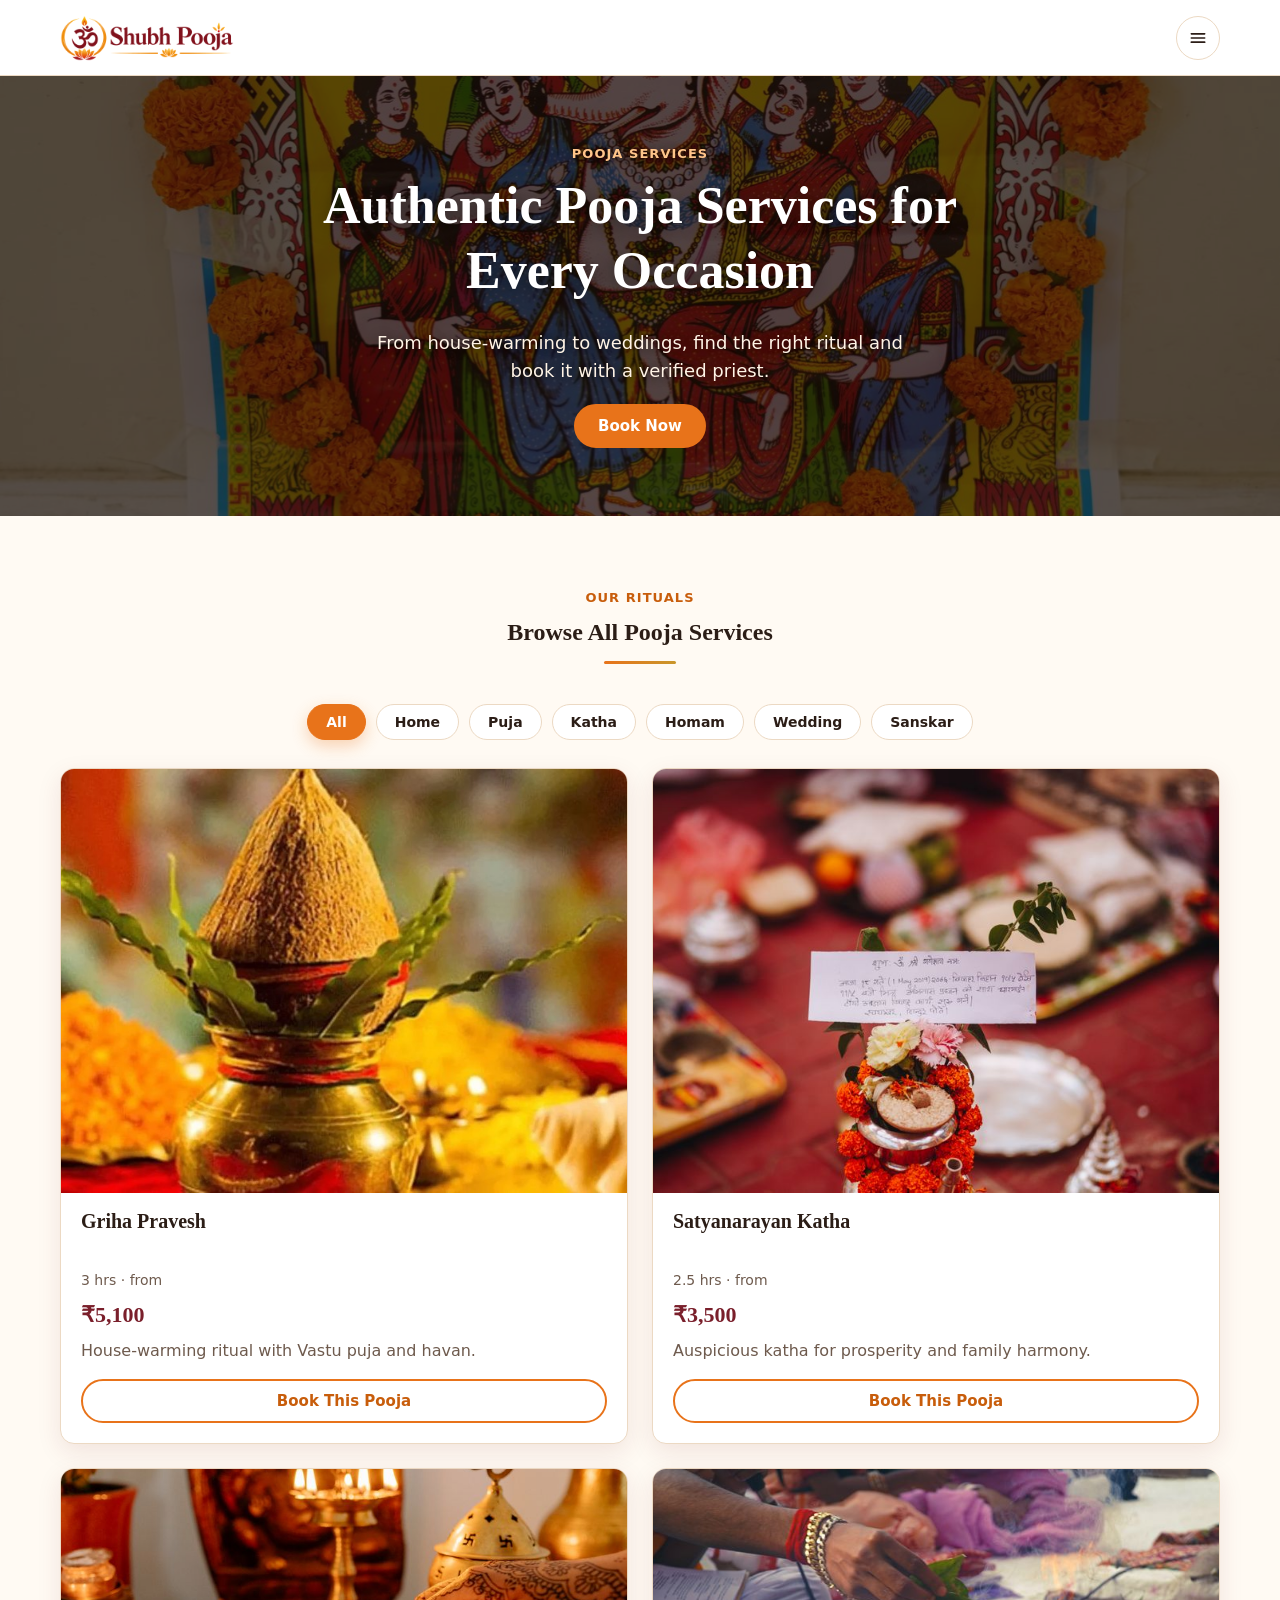
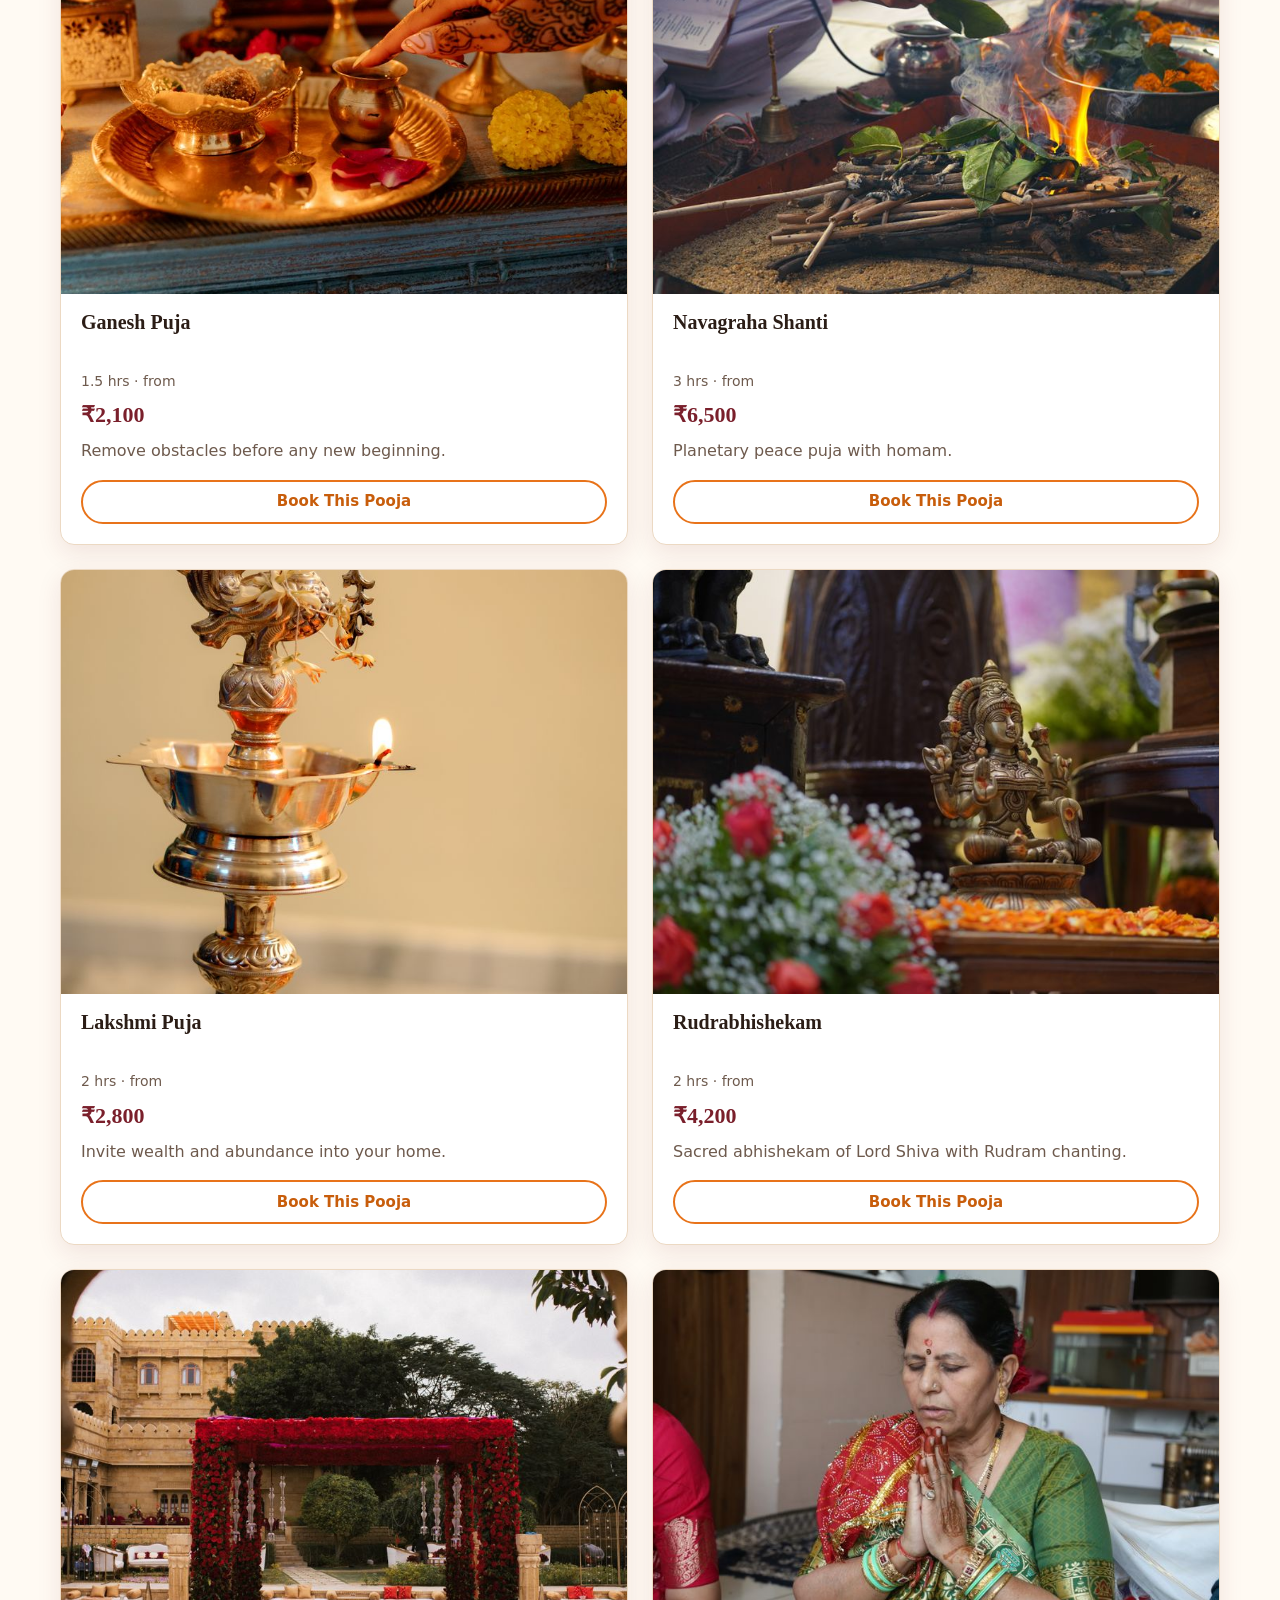
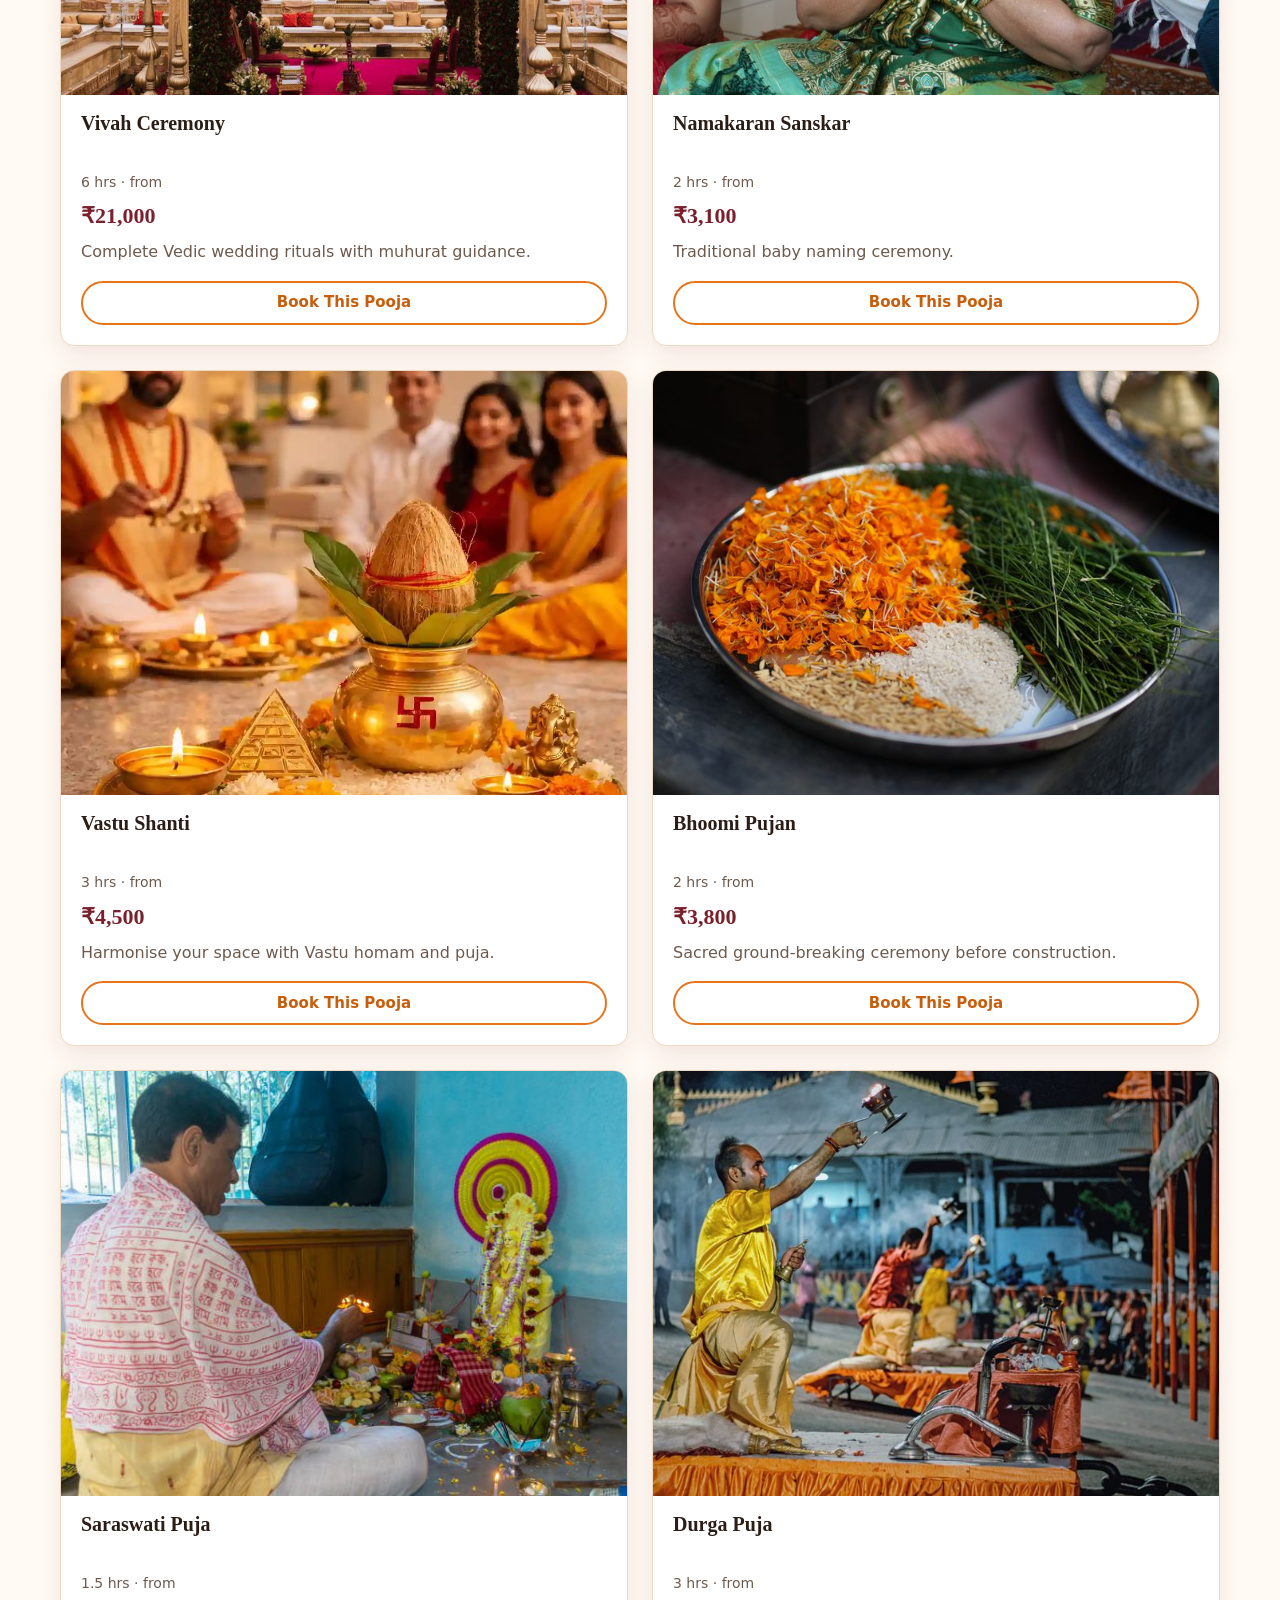
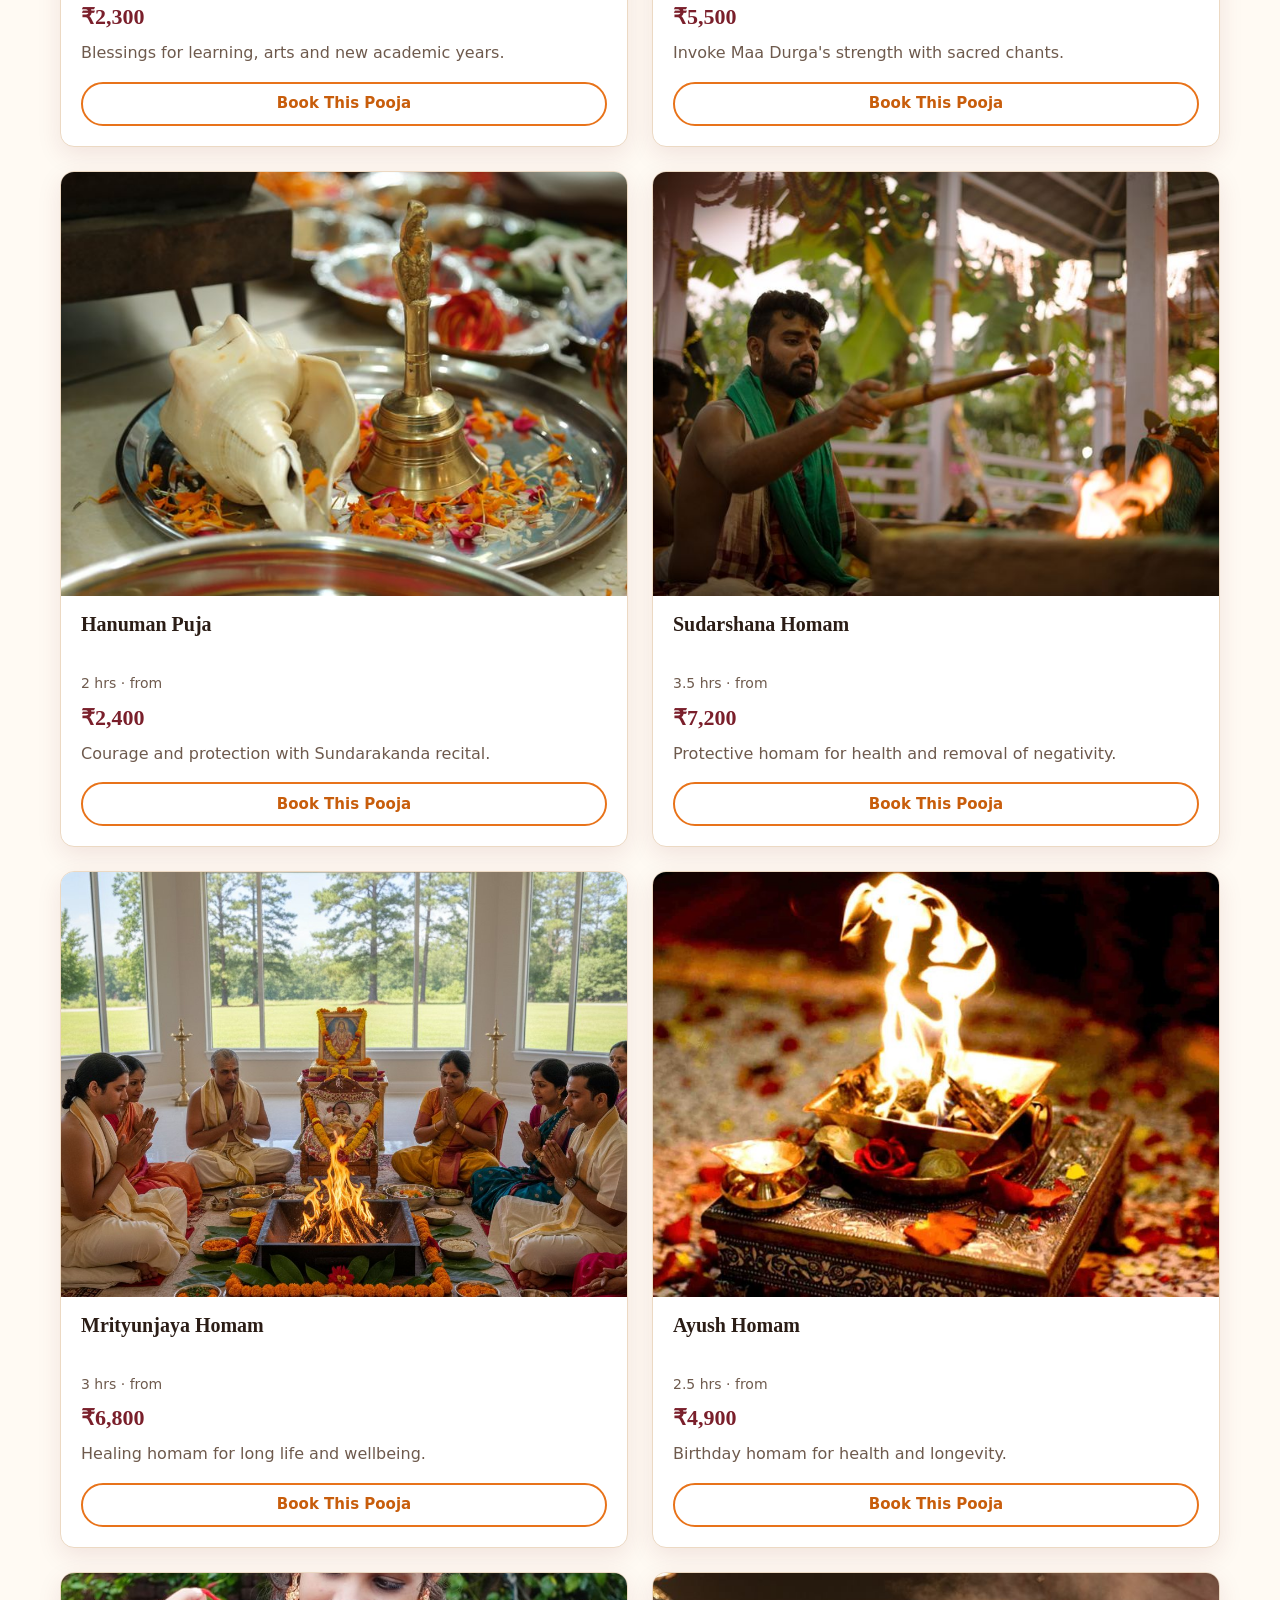
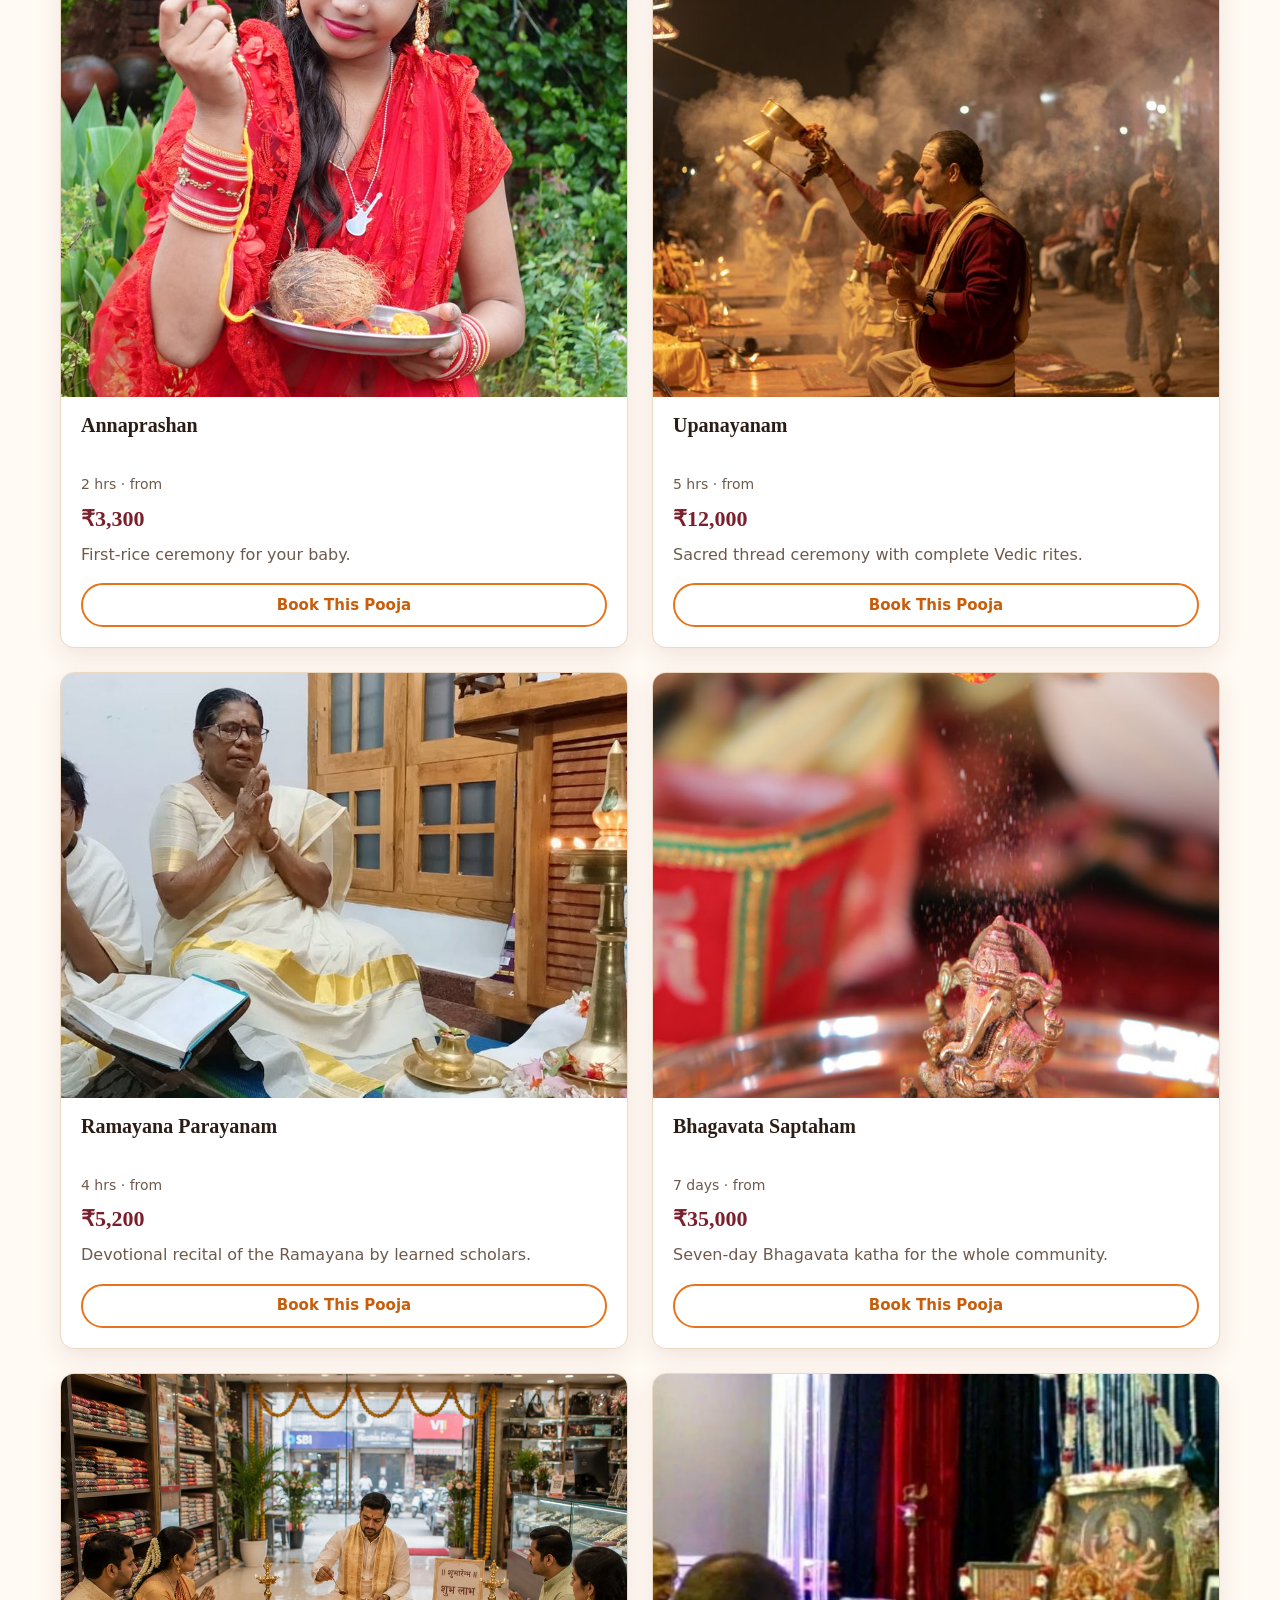
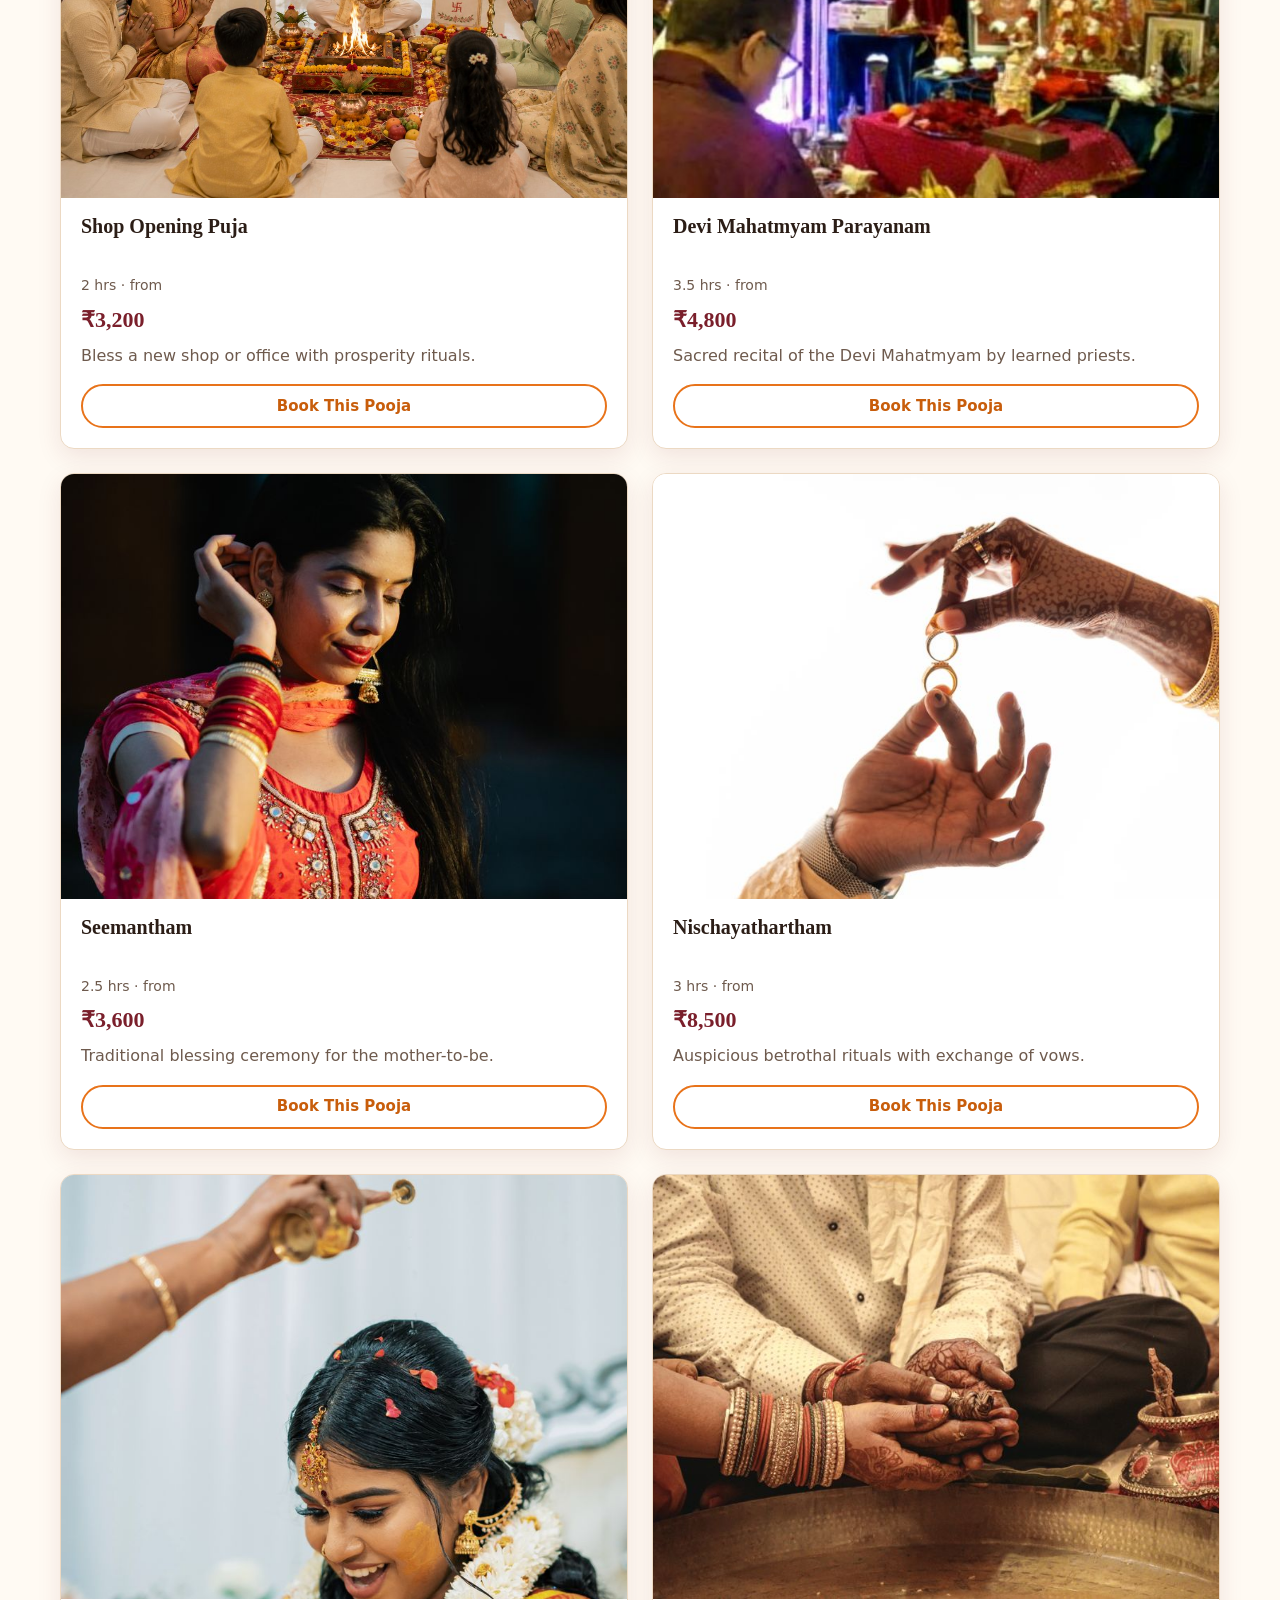
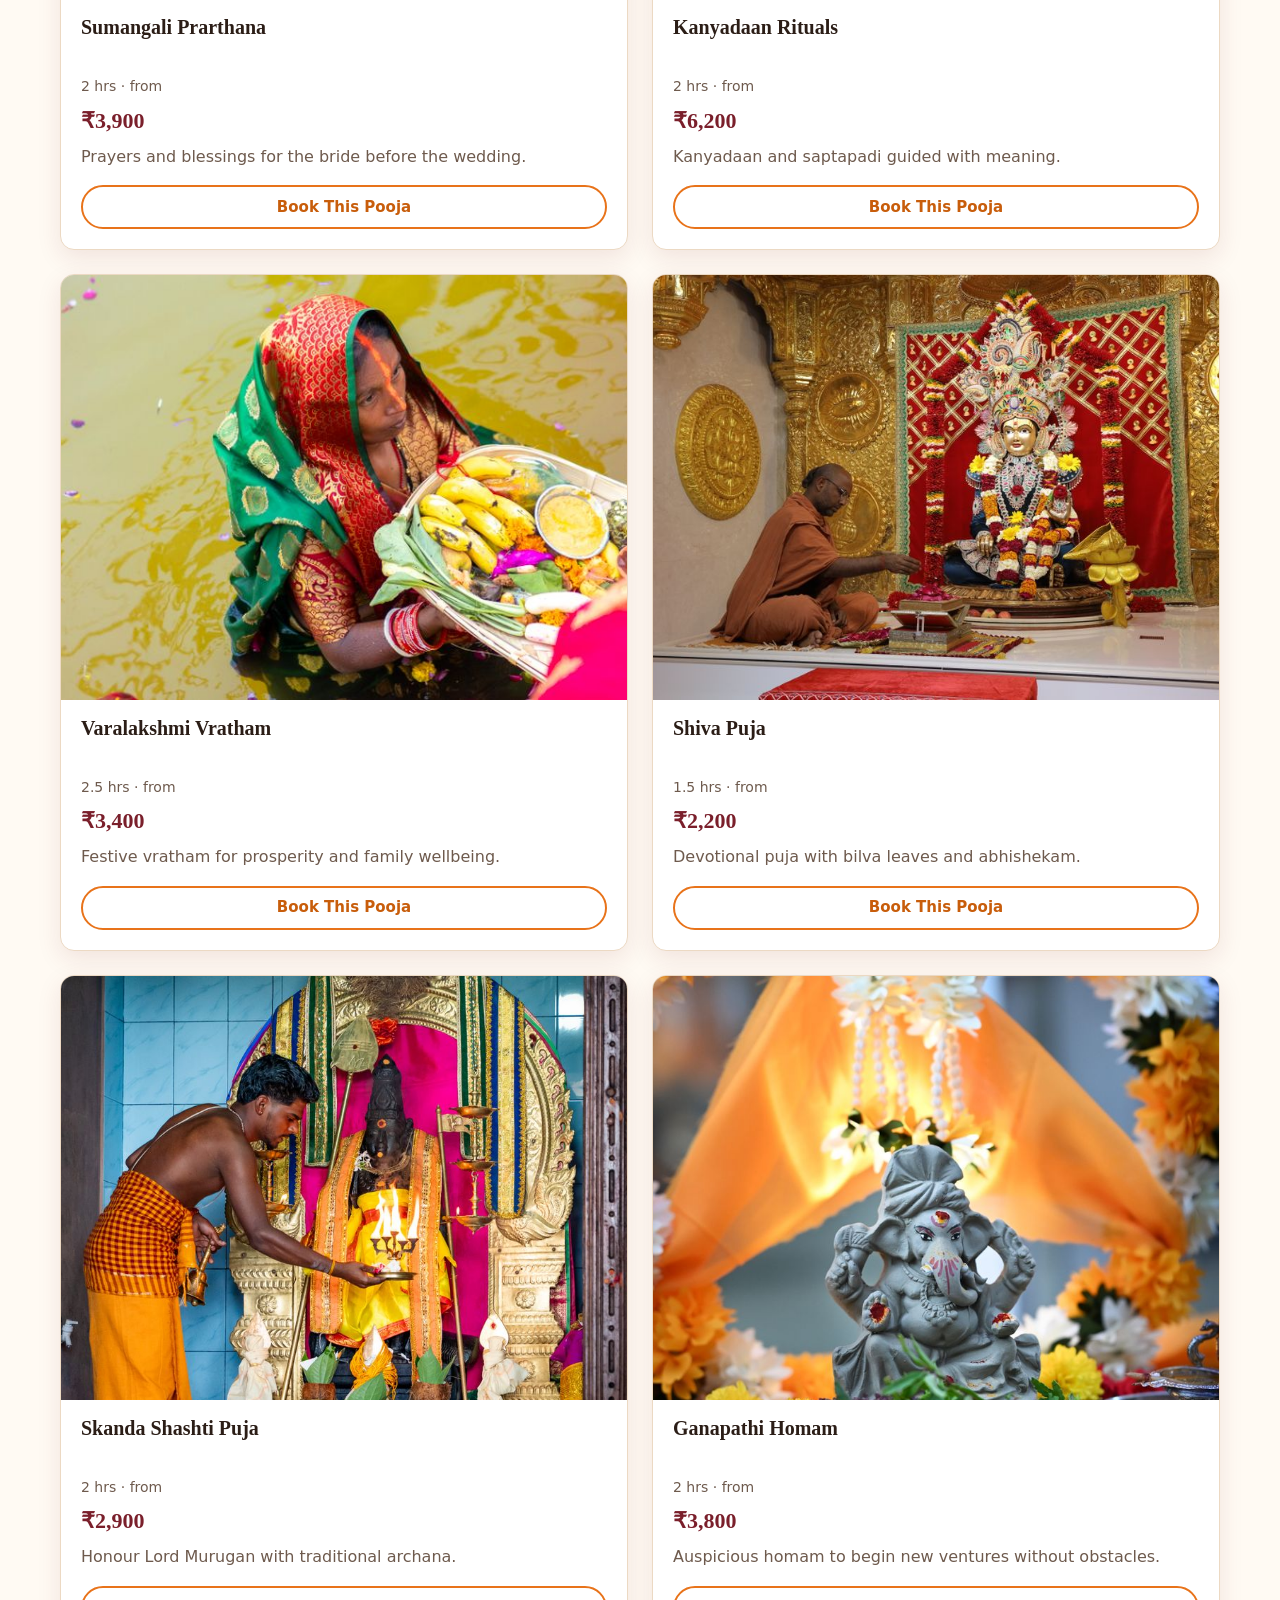
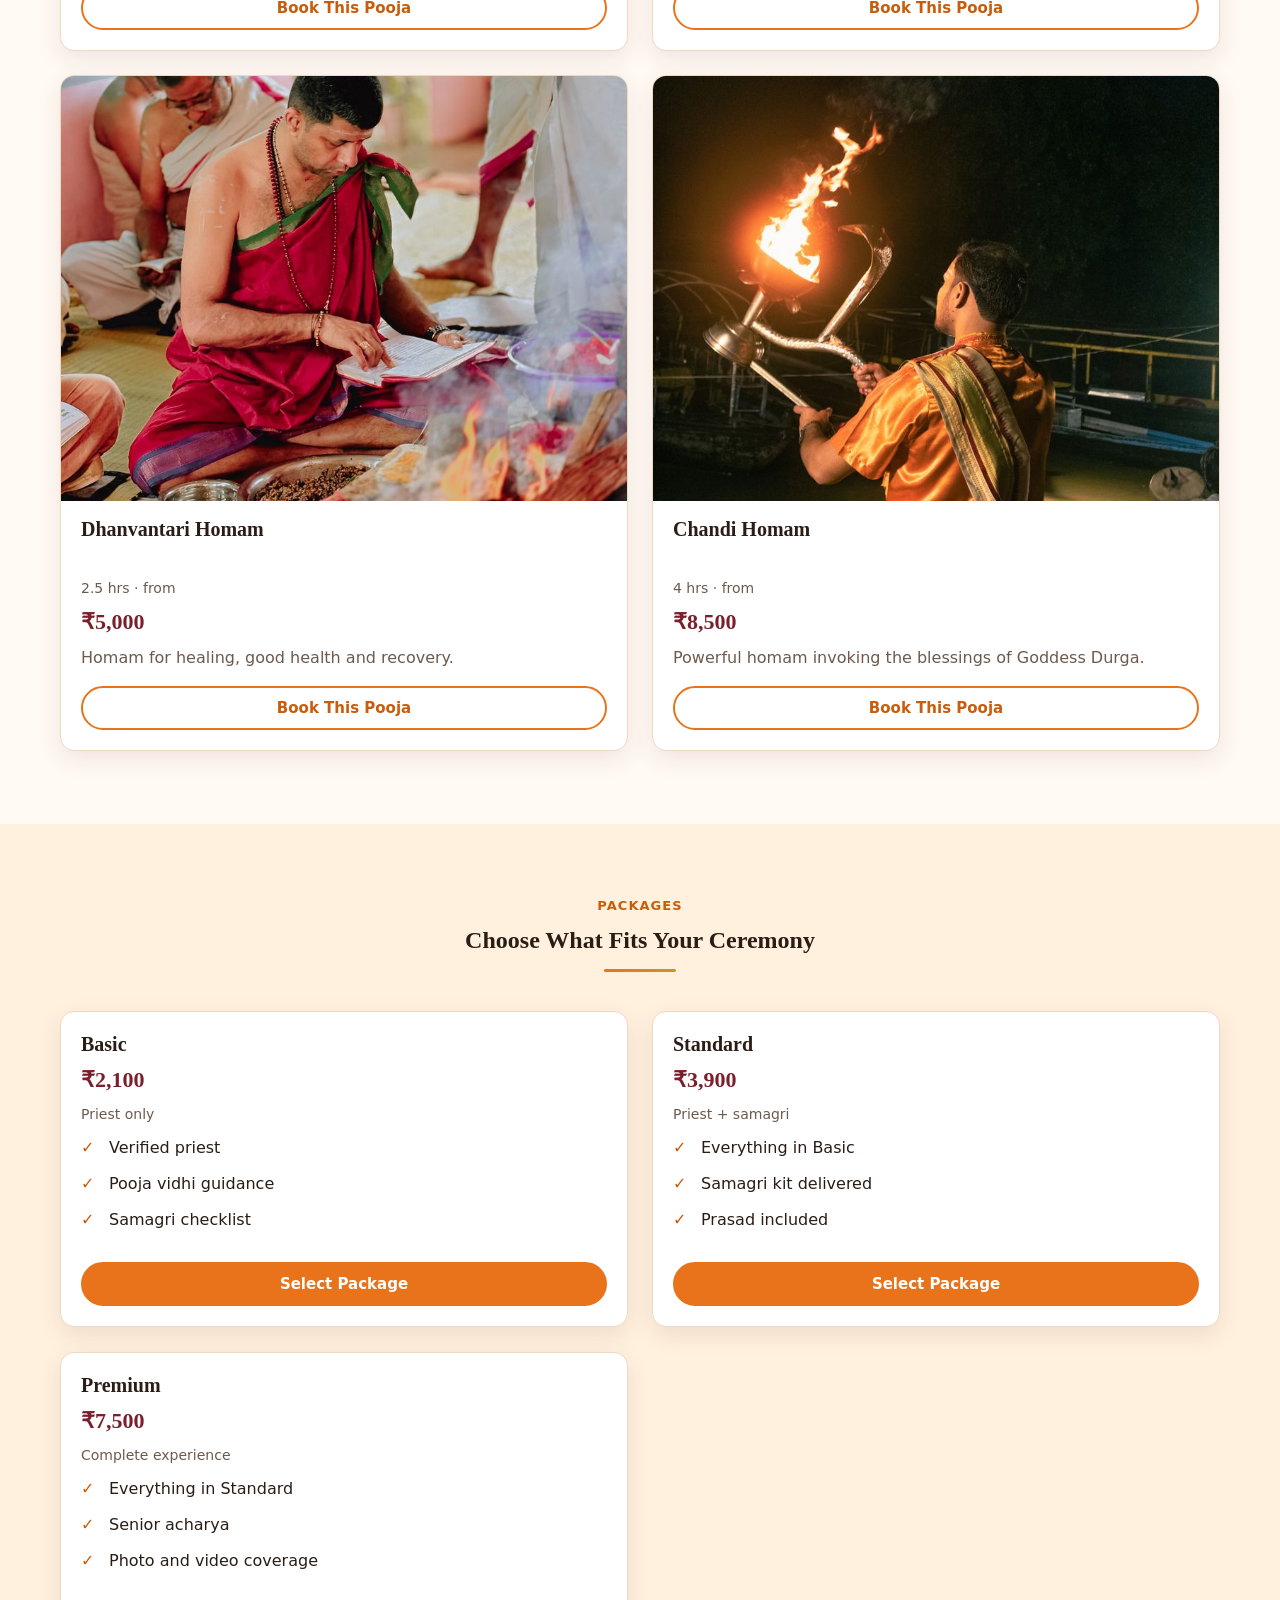
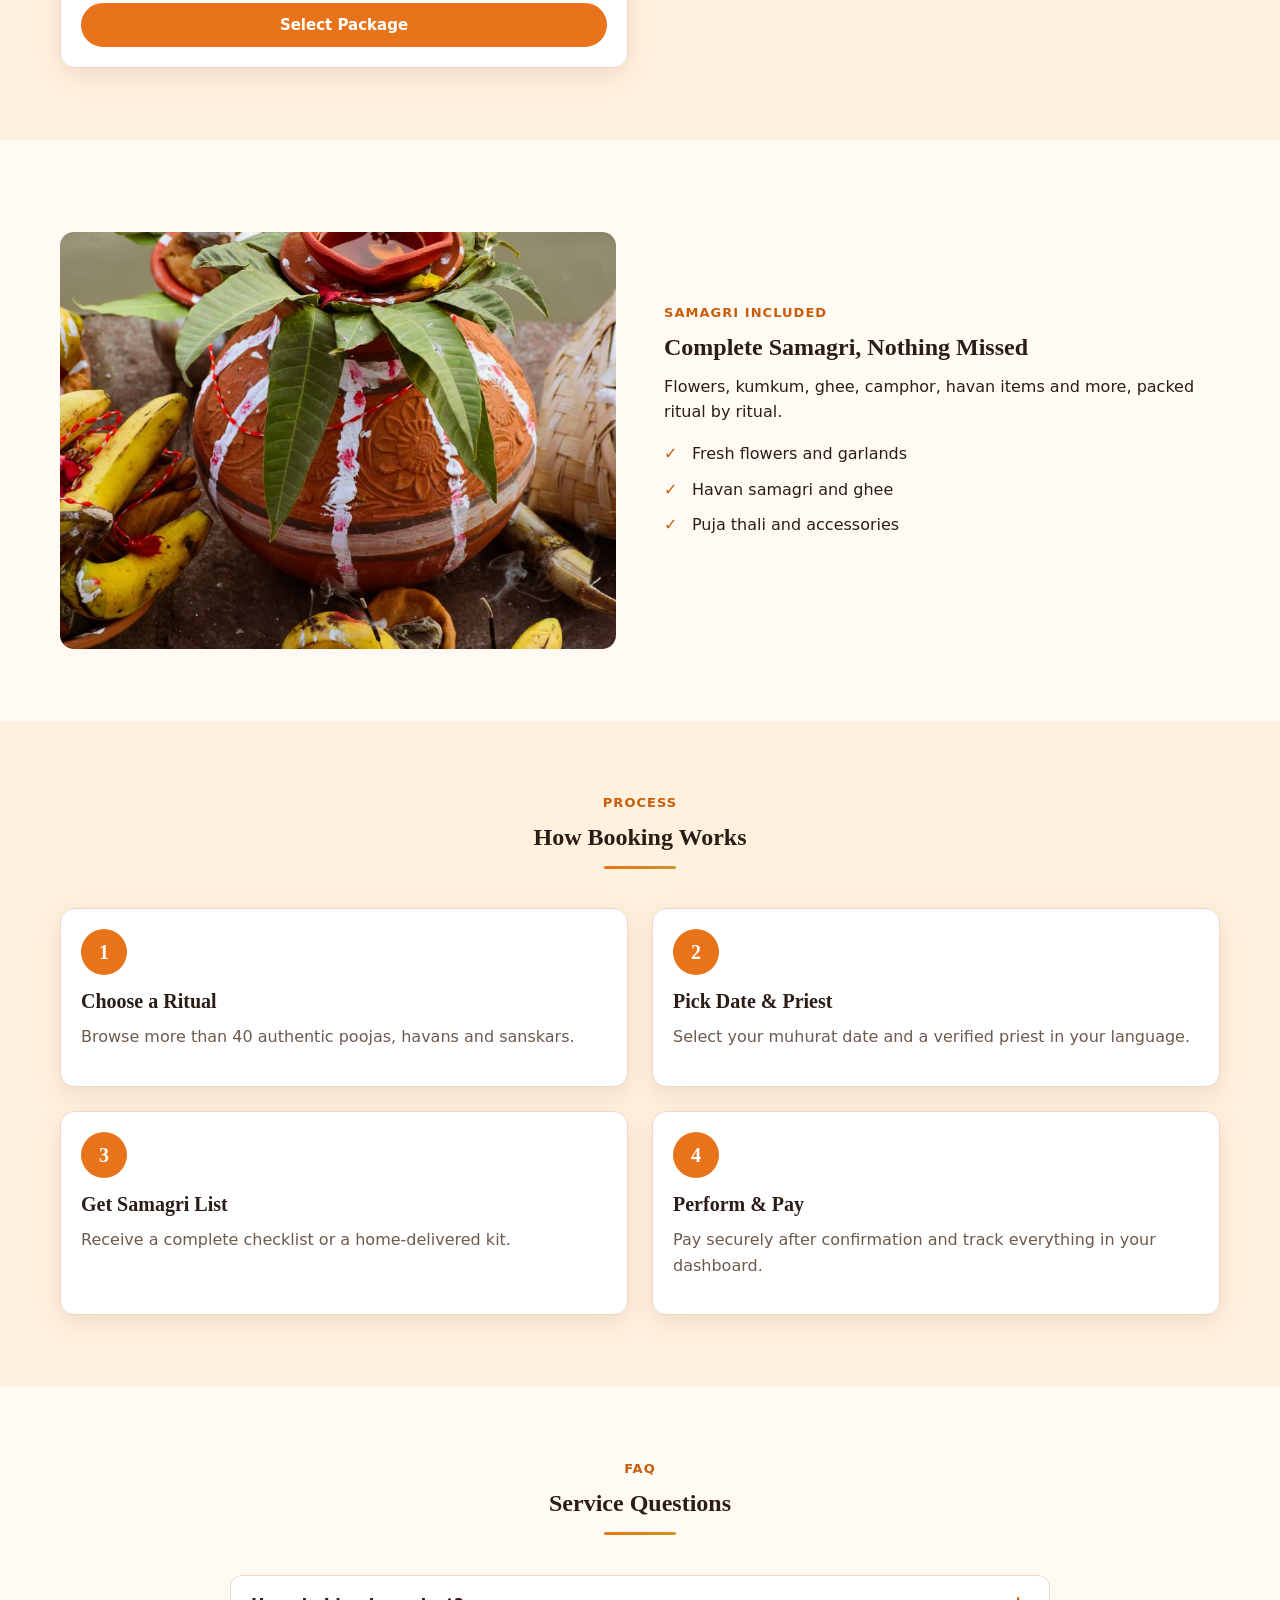
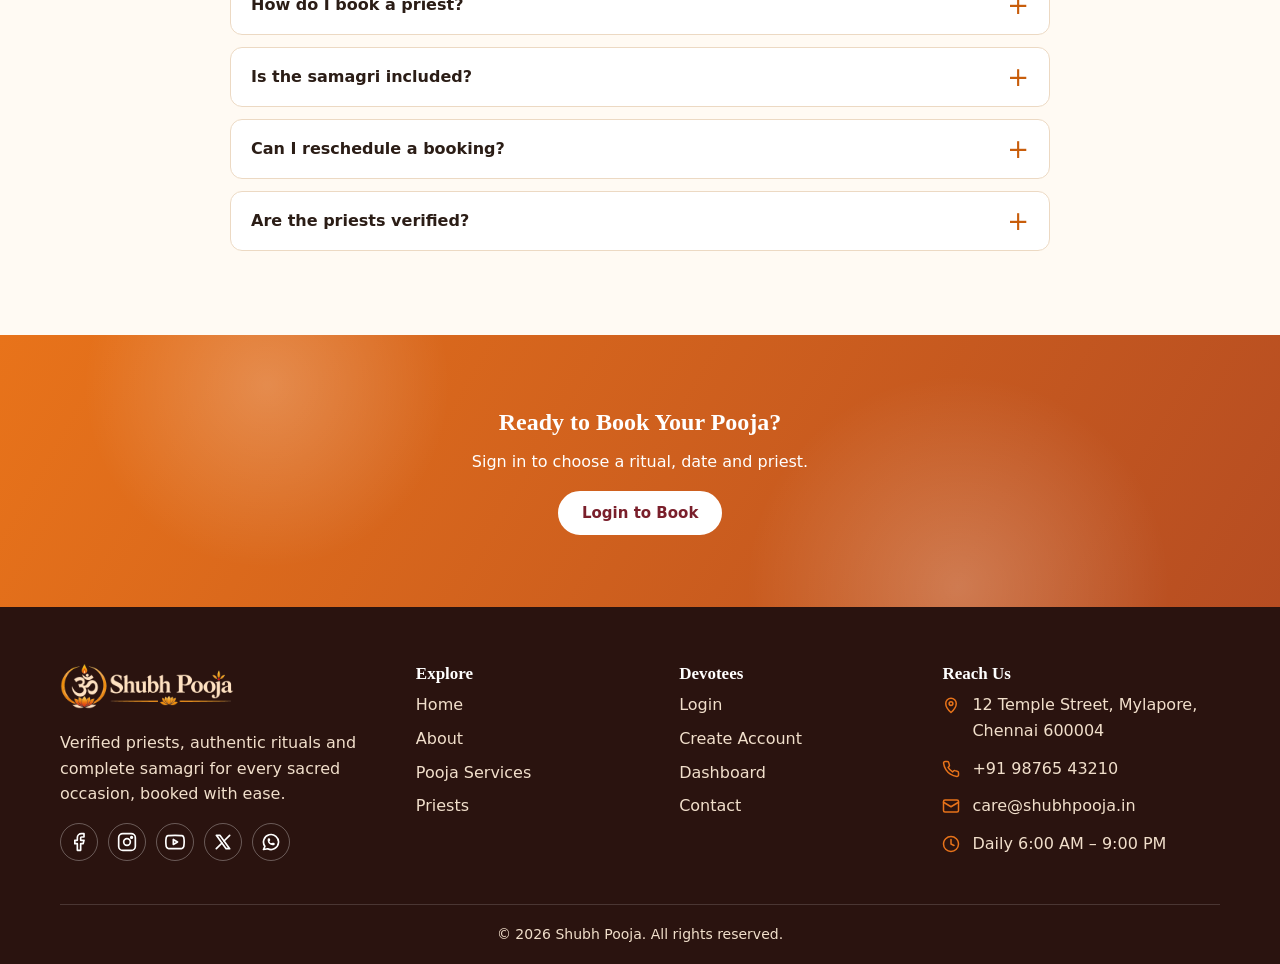
<file: services.html>
<!DOCTYPE html>
<html lang="en" dir="ltr" data-theme="light">
<head>
<meta charset="UTF-8"><meta name="viewport" content="width=device-width, initial-scale=1">
<title>Pooja Services | Shubh Pooja</title>
<link rel="icon" type="image/png" sizes="32x32" href="assets/images/favicon-32.png"><link rel="icon" href="assets/images/favicon.ico" sizes="any"><link rel="apple-touch-icon" href="assets/images/favicon-180.png">
<script>document.documentElement.classList.add("js");try{var t=localStorage.getItem("theme"),d=localStorage.getItem("dir");if(t)document.documentElement.setAttribute("data-theme",t);if(d)document.documentElement.setAttribute("dir",d)}catch(e){}</script><link rel="stylesheet" href="assets/css/style.css"><link rel="stylesheet" href="assets/css/responsive.css">
</head>
<body data-page="services">
<div class="page-loader" id="page-loader" role="status" aria-label="Loading"><div class="pl-inner"><div class="pl-ring"><img src="assets/images/favicon-180.png" alt="" width="64" height="64"></div><p class="pl-text">Shubh Pooja</p><div class="pl-bar"><span></span></div></div></div><noscript><style>.page-loader{display:none!important}</style></noscript>
<header id="site-header"></header>
<main>
<section class="has-img hero hero-page" style="--hero-img:url('../images/pexels-37116938.jpg')" data-image-slot="services-hero-bg"><div class="container"><div class="hero-content">
<p class="eyebrow">Pooja Services</p><h1>Authentic Pooja Services for Every Occasion</h1><p class="lead">From house-warming to weddings, find the right ritual and book it with a verified priest.</p><div class="hero-btns"><a class="btn btn-primary" href="login.html">Book Now</a></div></div></div></section>
<section class="section "><div class="container">
<div class="section-title"><p class="eyebrow">Our Rituals</p><h2>Browse All Pooja Services</h2><p></p></div><div class="chips" id="svc-chips"><button class="chip on" data-f="all">All</button><button class="chip" data-f="home">Home</button><button class="chip" data-f="puja">Puja</button><button class="chip" data-f="katha">Katha</button><button class="chip" data-f="homam">Homam</button><button class="chip" data-f="wedding">Wedding</button><button class="chip" data-f="sanskar">Sanskar</button></div><div class="grid grid-4" id="svc-grid"><article class="card" data-cat="home"><div class="img-slot" data-image-slot="services-ritual-1"><img src="assets/images/griha-pravesh.jpg" alt="Decorated kalash with coconut and mango leaves for a Griha Pravesh puja" loading="lazy" decoding="async"></div><h3 class="t2">Griha Pravesh</h3><p class="meta">3 hrs &middot; from</p><div class="price">₹5,100</div><p>House-warming ritual with Vastu puja and havan.</p><a class="btn btn-outline" href="login.html">Book This Pooja</a></article><article class="card" data-cat="katha"><div class="img-slot" data-image-slot="services-ritual-2"><img src="assets/images/pexels-11652379.jpg" alt="Decorated offerings and flowers for a katha" loading="lazy" decoding="async"></div><h3 class="t2">Satyanarayan Katha</h3><p class="meta">2.5 hrs &middot; from</p><div class="price">₹3,500</div><p>Auspicious katha for prosperity and family harmony.</p><a class="btn btn-outline" href="login.html">Book This Pooja</a></article><article class="card" data-cat="puja"><div class="img-slot" data-image-slot="services-ritual-3"><img src="assets/images/pexels-8818755.jpg" alt="Offerings placed on a home altar with candles and brassware" loading="lazy" decoding="async"></div><h3 class="t2">Ganesh Puja</h3><p class="meta">1.5 hrs &middot; from</p><div class="price">₹2,100</div><p>Remove obstacles before any new beginning.</p><a class="btn btn-outline" href="login.html">Book This Pooja</a></article><article class="card" data-cat="homam"><div class="img-slot" data-image-slot="services-ritual-4"><img src="assets/images/pexels-35171273.jpg" alt="Ritual fire with leaves and offerings for a homam" loading="lazy" decoding="async"></div><h3 class="t2">Navagraha Shanti</h3><p class="meta">3 hrs &middot; from</p><div class="price">₹6,500</div><p>Planetary peace puja with homam.</p><a class="btn btn-outline" href="login.html">Book This Pooja</a></article><article class="card" data-cat="puja"><div class="img-slot" data-image-slot="services-ritual-5"><img src="assets/images/pexels-28627217.jpg" alt="Lit brass lamp for Lakshmi puja" loading="lazy" decoding="async"></div><h3 class="t2">Lakshmi Puja</h3><p class="meta">2 hrs &middot; from</p><div class="price">₹2,800</div><p>Invite wealth and abundance into your home.</p><a class="btn btn-outline" href="login.html">Book This Pooja</a></article><article class="card" data-cat="homam"><div class="img-slot" data-image-slot="services-ritual-6"><img src="assets/images/pexels-30623344.jpg" alt="Hindu deity statue with floral decoration for abhishekam" loading="lazy" decoding="async"></div><h3 class="t2">Rudrabhishekam</h3><p class="meta">2 hrs &middot; from</p><div class="price">₹4,200</div><p>Sacred abhishekam of Lord Shiva with Rudram chanting.</p><a class="btn btn-outline" href="login.html">Book This Pooja</a></article><article class="card" data-cat="wedding"><div class="img-slot" data-image-slot="services-ritual-7"><img src="assets/images/pexels-33417236.jpg" alt="Decorated mandap for a Vivah ceremony" loading="lazy" decoding="async"></div><h3 class="t2">Vivah Ceremony</h3><p class="meta">6 hrs &middot; from</p><div class="price">₹21,000</div><p>Complete Vedic wedding rituals with muhurat guidance.</p><a class="btn btn-outline" href="login.html">Book This Pooja</a></article><article class="card" data-cat="sanskar"><div class="img-slot" data-image-slot="services-ritual-8"><img src="assets/images/pexels-35429205.jpg" alt="Woman praying during a pooja ceremony" loading="lazy" decoding="async"></div><h3 class="t2">Namakaran Sanskar</h3><p class="meta">2 hrs &middot; from</p><div class="price">₹3,100</div><p>Traditional baby naming ceremony.</p><a class="btn btn-outline" href="login.html">Book This Pooja</a></article><article class="card" data-cat="home"><div class="img-slot" data-image-slot="services-ritual-9"><img src="assets/images/svc-vastu-shanti.jpg" alt="Brass kalash with swastika, flowers and lamps set up for a Vastu Shanti puja" loading="lazy" decoding="async"></div><h3 class="t2">Vastu Shanti</h3><p class="meta">3 hrs &middot; from</p><div class="price">₹4,500</div><p>Harmonise your space with Vastu homam and puja.</p><a class="btn btn-outline" href="login.html">Book This Pooja</a></article><article class="card" data-cat="home"><div class="img-slot" data-image-slot="services-ritual-10"><img src="assets/images/pexels-36595224.jpg" alt="Marigold petals, rice and grass for Bhoomi pujan" loading="lazy" decoding="async"></div><h3 class="t2">Bhoomi Pujan</h3><p class="meta">2 hrs &middot; from</p><div class="price">₹3,800</div><p>Sacred ground-breaking ceremony before construction.</p><a class="btn btn-outline" href="login.html">Book This Pooja</a></article><article class="card" data-cat="puja"><div class="img-slot" data-image-slot="services-ritual-11"><img src="assets/images/svc-saraswati-puja.jpg" alt="Devotee lighting a lamp before a garlanded Saraswati idol" loading="lazy" decoding="async"></div><h3 class="t2">Saraswati Puja</h3><p class="meta">1.5 hrs &middot; from</p><div class="price">₹2,300</div><p>Blessings for learning, arts and new academic years.</p><a class="btn btn-outline" href="login.html">Book This Pooja</a></article><article class="card" data-cat="puja"><div class="img-slot" data-image-slot="services-ritual-12"><img src="assets/images/pexels-2446007.jpg" alt="Festival celebration with rituals" loading="lazy" decoding="async"></div><h3 class="t2">Durga Puja</h3><p class="meta">3 hrs &middot; from</p><div class="price">₹5,500</div><p>Invoke Maa Durga's strength with sacred chants.</p><a class="btn btn-outline" href="login.html">Book This Pooja</a></article><article class="card" data-cat="puja"><div class="img-slot" data-image-slot="services-ritual-13"><img src="assets/images/pexels-37531057.jpg" alt="Conch shell and brass bell with marigold petals" loading="lazy" decoding="async"></div><h3 class="t2">Hanuman Puja</h3><p class="meta">2 hrs &middot; from</p><div class="price">₹2,400</div><p>Courage and protection with Sundarakanda recital.</p><a class="btn btn-outline" href="login.html">Book This Pooja</a></article><article class="card" data-cat="homam"><div class="img-slot" data-image-slot="services-ritual-14"><img src="assets/images/pexels-19583003.jpg" alt="Man performing a ritual beside a sacred fire" loading="lazy" decoding="async"></div><h3 class="t2">Sudarshana Homam</h3><p class="meta">3.5 hrs &middot; from</p><div class="price">₹7,200</div><p>Protective homam for health and removal of negativity.</p><a class="btn btn-outline" href="login.html">Book This Pooja</a></article><article class="card" data-cat="homam"><div class="img-slot" data-image-slot="services-ritual-15"><img src="assets/images/svc-mrityunjaya-homam.jpg" alt="Family praying around the sacred fire during a Mrityunjaya Homam" loading="lazy" decoding="async"></div><h3 class="t2">Mrityunjaya Homam</h3><p class="meta">3 hrs &middot; from</p><div class="price">₹6,800</div><p>Healing homam for long life and wellbeing.</p><a class="btn btn-outline" href="login.html">Book This Pooja</a></article><article class="card" data-cat="homam"><div class="img-slot" data-image-slot="services-ritual-16"><img src="assets/images/svc-ayush-homam.jpg" alt="Sacred fire with rose petals and a lamp for an Ayush Homam" loading="lazy" decoding="async"></div><h3 class="t2">Ayush Homam</h3><p class="meta">2.5 hrs &middot; from</p><div class="price">₹4,900</div><p>Birthday homam for health and longevity.</p><a class="btn btn-outline" href="login.html">Book This Pooja</a></article><article class="card" data-cat="sanskar"><div class="img-slot" data-image-slot="services-ritual-17"><img src="assets/images/pexels-9411264.jpg" alt="Woman in a red saree performing a traditional ritual" loading="lazy" decoding="async"></div><h3 class="t2">Annaprashan</h3><p class="meta">2 hrs &middot; from</p><div class="price">₹3,300</div><p>First-rice ceremony for your baby.</p><a class="btn btn-outline" href="login.html">Book This Pooja</a></article><article class="card" data-cat="sanskar"><div class="img-slot" data-image-slot="services-ritual-18"><img src="assets/images/pexels-18283145.jpg" alt="Priests gathered for a religious ceremony" loading="lazy" decoding="async"></div><h3 class="t2">Upanayanam</h3><p class="meta">5 hrs &middot; from</p><div class="price">₹12,000</div><p>Sacred thread ceremony with complete Vedic rites.</p><a class="btn btn-outline" href="login.html">Book This Pooja</a></article><article class="card" data-cat="katha"><div class="img-slot" data-image-slot="services-ritual-19"><img src="assets/images/svc-ramayana-parayanam.jpg" alt="Devotees praying beside a brass lamp with a Ramayana book open for parayanam" loading="lazy" decoding="async"></div><h3 class="t2">Ramayana Parayanam</h3><p class="meta">4 hrs &middot; from</p><div class="price">₹5,200</div><p>Devotional recital of the Ramayana by learned scholars.</p><a class="btn btn-outline" href="login.html">Book This Pooja</a></article><article class="card" data-cat="katha"><div class="img-slot" data-image-slot="services-ritual-20"><img src="assets/images/pexels-36854238.jpg" alt="Ganesh pooja ceremony with flowers" loading="lazy" decoding="async"></div><h3 class="t2">Bhagavata Saptaham</h3><p class="meta">7 days &middot; from</p><div class="price">₹35,000</div><p>Seven-day Bhagavata katha for the whole community.</p><a class="btn btn-outline" href="login.html">Book This Pooja</a></article><article class="card" data-cat="home"><div class="img-slot" data-image-slot="services-ritual-21"><img src="assets/images/svc-shop-opening.jpg" alt="Family and priest performing a havan inside a new shop for a Shop Opening Puja" loading="lazy" decoding="async"></div><h3 class="t2">Shop Opening Puja</h3><p class="meta">2 hrs &middot; from</p><div class="price">₹3,200</div><p>Bless a new shop or office with prosperity rituals.</p><a class="btn btn-outline" href="login.html">Book This Pooja</a></article><article class="card" data-cat="katha"><div class="img-slot" data-image-slot="services-ritual-22"><img src="assets/images/svc-devi-mahatmyam.jpg" alt="Priest and devotees praying before a Durga altar for Devi Mahatmyam Parayanam" style="object-position:75% 50%" loading="lazy" decoding="async"></div><h3 class="t2">Devi Mahatmyam Parayanam</h3><p class="meta">3.5 hrs &middot; from</p><div class="price">₹4,800</div><p>Sacred recital of the Devi Mahatmyam by learned priests.</p><a class="btn btn-outline" href="login.html">Book This Pooja</a></article><article class="card" data-cat="sanskar"><div class="img-slot" data-image-slot="services-ritual-23"><img src="assets/images/pexels-8887274.jpg" alt="Woman in traditional attire making a floral offering" loading="lazy" decoding="async"></div><h3 class="t2">Seemantham</h3><p class="meta">2.5 hrs &middot; from</p><div class="price">₹3,600</div><p>Traditional blessing ceremony for the mother-to-be.</p><a class="btn btn-outline" href="login.html">Book This Pooja</a></article><article class="card" data-cat="wedding"><div class="img-slot" data-image-slot="services-ritual-24"><img src="assets/images/pexels-39341211.jpg" alt="Ring exchange during a traditional Indian betrothal ceremony" loading="lazy" decoding="async"></div><h3 class="t2">Nischayathartham</h3><p class="meta">3 hrs &middot; from</p><div class="price">₹8,500</div><p>Auspicious betrothal rituals with exchange of vows.</p><a class="btn btn-outline" href="login.html">Book This Pooja</a></article><article class="card" data-cat="wedding"><div class="img-slot" data-image-slot="services-ritual-25"><img src="assets/images/pexels-29226150.jpg" alt="South Asian bride in a pre-wedding ritual with turmeric and flowers" loading="lazy" decoding="async"></div><h3 class="t2">Sumangali Prarthana</h3><p class="meta">2 hrs &middot; from</p><div class="price">₹3,900</div><p>Prayers and blessings for the bride before the wedding.</p><a class="btn btn-outline" href="login.html">Book This Pooja</a></article><article class="card" data-cat="wedding"><div class="img-slot" data-image-slot="services-ritual-26"><img src="assets/images/pexels-12060074.jpg" alt="Hands during a Hindu kanyadan ceremony" loading="lazy" decoding="async"></div><h3 class="t2">Kanyadaan Rituals</h3><p class="meta">2 hrs &middot; from</p><div class="price">₹6,200</div><p>Kanyadaan and saptapadi guided with meaning.</p><a class="btn btn-outline" href="login.html">Book This Pooja</a></article><article class="card" data-cat="puja"><div class="img-slot" data-image-slot="services-ritual-27"><img src="assets/images/pexels-34449495.jpg" alt="Woman carrying traditional offerings for a festival puja" loading="lazy" decoding="async"></div><h3 class="t2">Varalakshmi Vratham</h3><p class="meta">2.5 hrs &middot; from</p><div class="price">₹3,400</div><p>Festive vratham for prosperity and family wellbeing.</p><a class="btn btn-outline" href="login.html">Book This Pooja</a></article><article class="card" data-cat="puja"><div class="img-slot" data-image-slot="services-ritual-28"><img src="assets/images/pexels-30544424.jpg" alt="Priest engaged in a ritual at a Hindu temple" loading="lazy" decoding="async"></div><h3 class="t2">Shiva Puja</h3><p class="meta">1.5 hrs &middot; from</p><div class="price">₹2,200</div><p>Devotional puja with bilva leaves and abhishekam.</p><a class="btn btn-outline" href="login.html">Book This Pooja</a></article><article class="card" data-cat="puja"><div class="img-slot" data-image-slot="services-ritual-29"><img src="assets/images/pexels-36873280.jpg" alt="Devotee offering incense at a temple" loading="lazy" decoding="async"></div><h3 class="t2">Skanda Shashti Puja</h3><p class="meta">2 hrs &middot; from</p><div class="price">₹2,900</div><p>Honour Lord Murugan with traditional archana.</p><a class="btn btn-outline" href="login.html">Book This Pooja</a></article><article class="card" data-cat="homam"><div class="img-slot" data-image-slot="services-ritual-30"><img src="assets/images/pexels-39520341.jpg" alt="Ganesha idol adorned with flowers" loading="lazy" decoding="async"></div><h3 class="t2">Ganapathi Homam</h3><p class="meta">2 hrs &middot; from</p><div class="price">₹3,800</div><p>Auspicious homam to begin new ventures without obstacles.</p><a class="btn btn-outline" href="login.html">Book This Pooja</a></article><article class="card" data-cat="homam"><div class="img-slot" data-image-slot="services-ritual-31"><img src="assets/images/pexels-37117232.jpg" alt="Group of priests conducting a ceremony with sacred fire" loading="lazy" decoding="async"></div><h3 class="t2">Dhanvantari Homam</h3><p class="meta">2.5 hrs &middot; from</p><div class="price">₹5,000</div><p>Homam for healing, good health and recovery.</p><a class="btn btn-outline" href="login.html">Book This Pooja</a></article><article class="card" data-cat="homam"><div class="img-slot" data-image-slot="services-ritual-32"><img src="assets/images/pexels-39594621.jpg" alt="Ritual with sacred fire at night by the river" loading="lazy" decoding="async"></div><h3 class="t2">Chandi Homam</h3><p class="meta">4 hrs &middot; from</p><div class="price">₹8,500</div><p>Powerful homam invoking the blessings of Goddess Durga.</p><a class="btn btn-outline" href="login.html">Book This Pooja</a></article></div>
</div></section>
<section class="section alt "><div class="container">
<div class="section-title"><p class="eyebrow">Packages</p><h2>Choose What Fits Your Ceremony</h2><p></p></div><div class="grid grid-3"><article class="card"><h3>Basic</h3><div class="price">₹2,100</div><p class="meta">Priest only</p><ul class="checks"><li>Verified priest</li><li>Pooja vidhi guidance</li><li>Samagri checklist</li></ul><a class="btn btn-primary" href="login.html">Select Package</a></article><article class="card"><h3>Standard</h3><div class="price">₹3,900</div><p class="meta">Priest + samagri</p><ul class="checks"><li>Everything in Basic</li><li>Samagri kit delivered</li><li>Prasad included</li></ul><a class="btn btn-primary" href="login.html">Select Package</a></article><article class="card"><h3>Premium</h3><div class="price">₹7,500</div><p class="meta">Complete experience</p><ul class="checks"><li>Everything in Standard</li><li>Senior acharya</li><li>Photo and video coverage</li></ul><a class="btn btn-primary" href="login.html">Select Package</a></article></div>
</div></section>
<section class="section "><div class="container">
<div class="split flip"><div><p class="eyebrow">Samagri Included</p><h2>Complete Samagri, Nothing Missed</h2><p>Flowers, kumkum, ghee, camphor, havan items and more, packed ritual by ritual.</p><ul class="checks"><li>Fresh flowers and garlands</li><li>Havan samagri and ghee</li><li>Puja thali and accessories</li></ul></div><div class="img-slot" data-image-slot="services-samagri"><img src="assets/images/pexels-34484946.jpg" alt="Ritual setup with clay pot, bananas and offerings" loading="lazy" decoding="async"></div></div>
</div></section>
<section class="section alt "><div class="container">
<div class="section-title"><p class="eyebrow">Process</p><h2>How Booking Works</h2><p></p></div><div class="grid grid-4 steps"><article class="card"><div class="num">1</div><h3>Choose a Ritual</h3><p>Browse more than 40 authentic poojas, havans and sanskars.</p></article><article class="card"><div class="num">2</div><h3>Pick Date & Priest</h3><p>Select your muhurat date and a verified priest in your language.</p></article><article class="card"><div class="num">3</div><h3>Get Samagri List</h3><p>Receive a complete checklist or a home-delivered kit.</p></article><article class="card"><div class="num">4</div><h3>Perform & Pay</h3><p>Pay securely after confirmation and track everything in your dashboard.</p></article></div>
</div></section>
<section class="section "><div class="container">
<div class="section-title"><p class="eyebrow">FAQ</p><h2>Service Questions</h2><p></p></div><div class="faq narrow"><details><summary>How do I book a priest?</summary><p>Choose a ritual, pick your date and preferred priest, then confirm. You receive a confirmation and your samagri list instantly.</p></details><details><summary>Is the samagri included?</summary><p>You can choose a package with full samagri delivered to your home, or request the checklist and arrange items yourself.</p></details><details><summary>Can I reschedule a booking?</summary><p>Yes. Bookings can be rescheduled free of charge up to 48 hours before the ritual from your dashboard.</p></details><details><summary>Are the priests verified?</summary><p>Every priest is verified for Vedic training, experience and conduct before joining.</p></details></div>
</div></section>
<section class="section cta-band"><div class="container"><h2>Ready to Book Your Pooja?</h2><p>Sign in to choose a ritual, date and priest.</p><a class="btn btn-primary" href="login.html">Login to Book</a></div></section>
</main>
<footer id="site-footer"></footer>
<script src="assets/js/main.js"></script>
<script src="assets/js/pages.js"></script>
<script src="assets/js/animations.js"></script>
</body>
</html>
</file>
<file: assets/css/style.css>
/* ===== Devotional design system: Pooja & Priest Booking ===== */
:root {
  --saffron: #e8731a;
  --saffron-dark: #c85d0b;
  --maroon: #7a1f2b;
  --gold: #c9962b;
  --bg: #fffaf3;
  --bg-alt: #fff1de;
  --surface: #ffffff;
  --text: #2b1d16;
  --muted: #6e5a4d;
  --border: #ecd9c3;
  --shadow: 0 8px 24px rgba(122, 31, 43, .10);
  --radius: 14px;
  --container: 1200px;
  --nav-h: 76px;
  --hero-h: 420px;
  --btn-h: 44px;
  --font: "Segoe UI", "Noto Sans", "Noto Sans Tamil", system-ui, -apple-system, Arial, sans-serif;
  --font-head: Georgia, "Noto Serif", "Times New Roman", serif;
}
[data-theme="dark"] {
  --bg: #17100c;
  --bg-alt: #1f1610;
  --surface: #261b14;
  --text: #f5e9dc;
  --muted: #c3ae9b;
  --border: #4a372a;
  --shadow: 0 8px 24px rgba(0, 0, 0, .45);
  --saffron: #f08a35;
  --saffron-dark: #f59f55;
}

*, *::before, *::after { box-sizing: border-box; }
html { scroll-behavior: smooth; }
body {
  margin: 0; font-family: var(--font); background: var(--bg); color: var(--text);
  line-height: 1.6; min-width: 0;
}
img, svg { max-width: 100%; display: block; }
a { color: inherit; text-decoration: none; }
h1, h2, h3, h4 { font-family: var(--font-head); line-height: 1.25; margin: 0 0 .5em; word-wrap: break-word; }
p { margin: 0 0 1em; }
.container { width: 100%; max-width: var(--container); margin-inline: auto; padding-inline: 20px; }

/* ===== Buttons (fixed dimensions, independent of theme/direction) ===== */
.btn {
  display: inline-flex; align-items: center; justify-content: center; gap: 8px;
  height: var(--btn-h); padding: 0 22px; border-radius: 999px; font: 600 15px/1 var(--font);
  border: 2px solid transparent; cursor: pointer; white-space: nowrap; text-align: center;
  transition: background .2s, color .2s, border-color .2s;
}
.btn-primary { background: var(--saffron); color: #fff; border-color: var(--saffron); }
.btn-primary:hover { background: var(--saffron-dark); border-color: var(--saffron-dark); }
.btn-outline { background: transparent; color: var(--saffron-dark); border-color: var(--saffron); }
.btn-outline:hover { background: var(--saffron); color: #fff; }
.icon-btn {
  width: var(--btn-h); height: var(--btn-h); border-radius: 50%; border: 1.5px solid var(--border);
  background: var(--surface); color: var(--text); cursor: pointer; display: inline-flex;
  align-items: center; justify-content: center; font: 700 13px var(--font);
}
.icon-btn:hover { border-color: var(--saffron); }

/* ===== Public navbar ===== */
.site-header {
  position: sticky; top: 0; z-index: 100; background: var(--surface);
  border-bottom: 1px solid var(--border); height: var(--nav-h);
}
.nav-inner { height: 100%; display: flex; align-items: center; justify-content: space-between; gap: 16px; }
.brand { display: inline-flex; align-items: center; gap: 10px; font: 700 20px var(--font-head); color: var(--maroon); white-space: nowrap; }
[data-theme="dark"] .brand { color: var(--saffron); }
.brand-mark {
  width: 38px; height: 38px; border-radius: 50%; background: var(--saffron); color: #fff;
  display: inline-flex; align-items: center; justify-content: center; font-size: 20px; flex: none;
}
.nav-links { display: flex; align-items: center; gap: 22px; list-style: none; margin: 0; padding: 0; }
.nav-links > li { position: relative; }
.nav-links a, .nav-links button.dd-toggle {
  font: 500 15px var(--font); color: var(--text); background: none; border: 0; padding: 8px 2px;
  cursor: pointer; border-bottom: 2px solid transparent; white-space: nowrap;
}
.nav-links a:hover, .nav-links button.dd-toggle:hover { color: var(--saffron-dark); }
.nav-links a.active, .nav-links button.dd-toggle.active { color: var(--saffron-dark); border-bottom-color: var(--saffron); }
.dd-menu {
  position: absolute; top: 100%; inset-inline-start: 0; min-width: 160px; background: var(--surface);
  border: 1px solid var(--border); border-radius: 10px; box-shadow: var(--shadow); padding: 6px;
  list-style: none; margin: 6px 0 0; display: none;
}
.dd-menu.open { display: block; }
.dd-menu a { display: block; padding: 9px 12px; border-radius: 8px; border: 0; }
.dd-menu a:hover, .dd-menu a.active { background: var(--bg-alt); }
.nav-actions { display: flex; align-items: center; gap: 10px; }
.nav-actions .btn { width: 124px; padding-inline: 0; }
.nav-tools { display: flex; gap: 8px; }
.hamburger { display: none; }
.mobile-menu { display: none; }

/* ===== Hero (shared) ===== */
.hero {
  position: relative; display: flex; align-items: center; min-height: var(--hero-h);
  background-color: #f3dcc0; background-size: cover; background-position: center; background-repeat: no-repeat;
}
.hero-home { min-height: calc(100vh - var(--nav-h)); width: 100%; }
.hero-content { max-width: 640px; padding-block: 48px; }
.hero h1 { font-size: clamp(30px, 5vw, 52px); color: var(--maroon); }
[data-theme="dark"] .hero h1 { color: #fff; }

/* Image slots are intentionally blank frames, each with a unique name to fill later */
.img-slot {
  background: linear-gradient(135deg, var(--bg-alt), var(--border)); border-radius: var(--radius);
  aspect-ratio: 4 / 3; width: 100%;
}

/* ===== Sections / cards ===== */
.section { padding-block: 72px; }
.section.alt { background: var(--bg-alt); }
.section-title { text-align: center; max-width: 640px; margin: 0 auto 40px; }
.grid { display: grid; gap: 24px; }
.grid-3 { grid-template-columns: repeat(3, 1fr); }
.grid-4 { grid-template-columns: repeat(4, 1fr); }
.card {
  background: var(--surface); border: 1px solid var(--border); border-radius: var(--radius);
  box-shadow: var(--shadow); --pad: 20px; padding: var(--pad); display: flex; flex-direction: column; height: 100%; overflow: hidden;
}
.card .btn { margin-top: auto; }

/* ===== Footer ===== */
.site-footer { background: #2a130f; color: #f1dfcb; padding-top: 56px; }
.footer-grid { display: grid; grid-template-columns: 1.4fr 1fr 1fr 1.2fr; gap: 32px; padding-bottom: 36px; }
.site-footer h4 { color: #fff; font-size: 17px; }
.site-footer ul { list-style: none; margin: 0; padding: 0; }
.site-footer li { margin-bottom: 8px; }
.site-footer a:hover { color: var(--saffron); }
.site-footer .brand { color: #fff; }
.footer-bottom { border-top: 1px solid rgba(255,255,255,.15); padding-block: 18px; text-align: center; font-size: 14px; }

/* ===== Back to top ===== */
.to-top {
  position: fixed; inset-block-end: 22px; inset-inline-end: 22px; width: 46px; height: 46px; border-radius: 50%;
  background: var(--saffron); color: #fff; border: 0; cursor: pointer; font-size: 20px; z-index: 90;
  opacity: 0; visibility: hidden; transition: opacity .2s;
}
.to-top.show { opacity: 1; visibility: visible; }

/* ===== Direction helpers ===== */
[dir="rtl"] .dir-icon { transform: scaleX(-1); }

/* ===== Page components ===== */
.hero .lead { font-size: 18px; color: var(--text); max-width: 560px; }
.hero-center { justify-content: center; text-align: center; }
.hero-center .hero-content { margin-inline: auto; }
.hero-btns { display: flex; gap: 12px; flex-wrap: wrap; margin-top: 8px; }
.hero-center .hero-btns { justify-content: center; }
.eyebrow { color: var(--saffron-dark); font-weight: 700; letter-spacing: .08em; text-transform: uppercase; font-size: 13px; margin-bottom: 8px; }
.card h3 { font-size: 20px; }
.card .meta { color: var(--muted); font-size: 14px; margin-bottom: 10px; }
.card p { color: var(--muted); }
.card .img-slot { margin-bottom: 16px; }
.price { font: 700 22px var(--font-head); color: var(--maroon); margin-bottom: 10px; }
[data-theme="dark"] .price { color: var(--saffron); }
.badge { display: inline-block; padding: 3px 10px; border-radius: 999px; font-size: 12px; font-weight: 700; background: var(--bg-alt); color: var(--saffron-dark); border: 1px solid var(--border); }
.badge.ok { background: #e3f4e5; color: #1f6b2c; border-color: #bfe3c4; }
.badge.warn { background: #fff0cc; color: #8a5a00; border-color: #f1d98e; }
.badge.info { background: #e1ecfb; color: #1d4a8a; border-color: #bcd3f2; }
.badge.bad { background: #fde3e3; color: #9b1c1c; border-color: #f3bcbc; }
[data-theme="dark"] .badge.ok { background: #1c3a22; color: #9fe0aa; border-color: #2f5a38; }
[data-theme="dark"] .badge.warn { background: #3d3010; color: #f1d98e; border-color: #5c4a18; }
[data-theme="dark"] .badge.info { background: #172c4a; color: #a9c9f5; border-color: #2a4772; }
[data-theme="dark"] .badge.bad { background: #451a1a; color: #f5b5b5; border-color: #6b2b2b; }
.split { display: grid; grid-template-columns: 1fr 1fr; gap: 48px; align-items: center; }
.split.flip > :first-child { order: 2; }
.checks { list-style: none; padding: 0; margin: 0 0 20px; }
.checks li { padding-inline-start: 28px; position: relative; margin-bottom: 10px; }
.checks li::before { content: "\2713"; position: absolute; inset-inline-start: 0; color: var(--saffron-dark); font-weight: 700; }
.steps .num { width: 46px; height: 46px; border-radius: 50%; background: var(--saffron); color: #fff; font: 700 20px var(--font-head); display: flex; align-items: center; justify-content: center; margin-bottom: 14px; }
.stats-band { background: var(--maroon); color: #fff; }
.stat { text-align: center; }
.stat b { display: block; font: 700 40px var(--font-head); color: #ffd48a; }
.chips { display: flex; flex-wrap: wrap; gap: 10px; justify-content: center; margin-bottom: 28px; }
.chip { padding: 9px 18px; border-radius: 999px; border: 1.5px solid var(--border); background: var(--surface); color: var(--text); cursor: pointer; font: 600 14px var(--font); }
.chip.on { background: var(--saffron); border-color: var(--saffron); color: #fff; }
.cta-band { background: linear-gradient(120deg, var(--saffron), var(--maroon)); color: #fff; text-align: center; }
.cta-band p { max-width: 560px; margin-inline: auto; }
.cta-band .btn-primary { background: #fff; color: var(--maroon); border-color: #fff; }
.quote { font-style: italic; }
.who { font-weight: 700; color: var(--text); font-style: normal; margin-top: auto; }
.faq details { background: var(--surface); border: 1px solid var(--border); border-radius: 12px; padding: 16px 20px; margin-bottom: 12px; }
.faq summary { font-weight: 700; cursor: pointer; }
.faq p { margin: 10px 0 0; color: var(--muted); }
.narrow { max-width: 820px; margin-inline: auto; }
/* Home 2 distinct layouts */
.booking-bar { display: grid; grid-template-columns: repeat(4, 1fr) auto; gap: 12px; background: var(--surface); padding: 16px; border-radius: 18px; box-shadow: var(--shadow); margin-top: 28px; text-align: start; }
.booking-bar label { font-size: 12px; font-weight: 700; color: var(--muted); display: block; margin-bottom: 4px; }
.field, select.field, textarea.field { width: 100%; height: 44px; padding: 0 12px; border: 1.5px solid var(--border); border-radius: 10px; background: var(--surface); color: var(--text); font: 15px var(--font); }
textarea.field { height: 120px; padding: 10px 12px; resize: vertical; }
.field:focus { outline: 2px solid var(--saffron); outline-offset: 1px; }
.timeline { position: relative; max-width: 760px; margin-inline: auto; padding-inline-start: 36px; border-inline-start: 3px solid var(--saffron); }
.tl-item { position: relative; margin-bottom: 28px; }
.tl-item::before { content: ""; position: absolute; inset-inline-start: -46px; top: 6px; width: 16px; height: 16px; border-radius: 50%; background: var(--saffron); border: 3px solid var(--bg); }
.cal { display: grid; grid-template-columns: repeat(2, 1fr); gap: 16px; }
.cal-item { display: flex; gap: 16px; align-items: center; background: var(--surface); border: 1px solid var(--border); border-radius: var(--radius); padding: 14px; }
.cal-date { min-width: 64px; text-align: center; background: var(--maroon); color: #fff; border-radius: 10px; padding: 8px 6px; font-weight: 700; line-height: 1.2; }
.cal-date span { display: block; font-size: 22px; font-family: var(--font-head); }
.strip { display: grid; grid-template-columns: repeat(3, 1fr); gap: 20px; }
.person { display: flex; gap: 14px; align-items: center; background: var(--surface); border: 1px solid var(--border); border-radius: var(--radius); padding: 14px; }
.person .avatar, .avatar { width: 64px; height: 64px; border-radius: 50%; background: var(--bg-alt); border: 2px solid var(--border); flex: none; }
.map-slot { aspect-ratio: 16/7; min-height: 240px; border-radius: var(--radius); background: linear-gradient(135deg, var(--bg-alt), var(--border)); display: flex; align-items: flex-end; padding: 16px; }
.map-slot .pin { background: var(--surface); border-radius: 10px; padding: 10px 14px; box-shadow: var(--shadow); font-weight: 600; }
.form-grid { display: grid; grid-template-columns: 1fr 1fr; gap: 16px; }
.form-grid .full { grid-column: 1 / -1; }
.form-group label { display: block; font-weight: 600; font-size: 14px; margin-bottom: 6px; }
.err { color: #c0392b; font-size: 13px; min-height: 18px; margin-top: 4px; }
.form-ok { display: none; margin-top: 14px; padding: 12px 16px; border-radius: 10px; background: #e3f4e5; color: #1f6b2c; font-weight: 600; }
.form-ok.show { display: block; }
.info-card { text-align: center; align-items: center; }
.info-card .ico { width: 54px; height: 54px; border-radius: 50%; background: var(--bg-alt); color: var(--saffron-dark); display: flex; align-items: center; justify-content: center; font-size: 24px; margin-bottom: 12px; }

/* ===== Auth pages ===== */
.auth-bar { height: var(--nav-h); border-bottom: 1px solid var(--border); background: var(--surface); }
.auth-bar .container { height: 100%; display: flex; align-items: center; justify-content: space-between; }
.auth-bar .nav-tools { display: flex; }
.auth-wrap { display: grid; grid-template-columns: 1fr 1fr; min-height: calc(100vh - var(--nav-h)); }
.auth-visual { background: linear-gradient(160deg, #f6c58a, #c85d0b 60%, var(--maroon)); color: #fff; display: flex; flex-direction: column; justify-content: center; padding: 48px; }
.auth-visual h2 { font-size: clamp(26px, 3vw, 38px); }
.auth-visual p { max-width: 420px; }
.auth-form-side { display: flex; align-items: center; justify-content: center; padding: 40px 32px; }
.auth-box { width: 100%; max-width: 440px; }
.auth-box .btn { width: 100%; }
.social { display: grid; gap: 12px; margin: 18px 0; }
.btn-social { background: var(--surface); color: var(--text); border-color: var(--border); width: 100%; }
.btn-social:hover { border-color: var(--saffron); }
.divider { text-align: center; color: var(--muted); font-size: 13px; margin: 14px 0; }
.row-between { display: flex; justify-content: space-between; align-items: center; gap: 12px; flex-wrap: wrap; margin-block: 12px 18px; font-size: 14px; }
.pw { position: relative; }
.pw button { position: absolute; inset-inline-end: 8px; top: 7px; height: 30px; padding: 0 10px; border: 0; border-radius: 8px; background: var(--bg-alt); color: var(--text); cursor: pointer; font: 600 12px var(--font); }
.auth-box .form-group { margin-bottom: 14px; }
.auth-alt { text-align: center; margin-top: 18px; font-size: 14px; }
.auth-alt a { color: var(--saffron-dark); font-weight: 700; }

/* ===== Dashboard ===== */
.dash-bar { position: sticky; top: 0; z-index: 100; height: var(--nav-h); background: var(--surface); border-bottom: 1px solid var(--border); }
.dash-bar .wrap { height: 100%; padding-inline: 20px; display: flex; align-items: center; justify-content: space-between; gap: 12px; }
.dash-bar .right { display: flex; align-items: center; gap: 10px; }
.user-chip { display: flex; align-items: center; gap: 10px; font-weight: 600; font-size: 14px; }
.user-chip .avatar { width: 38px; height: 38px; }
.dash { display: grid; grid-template-columns: 250px 1fr; min-height: calc(100vh - var(--nav-h)); }
.sidebar { background: var(--surface); border-inline-end: 1px solid var(--border); padding: 18px 12px; display: flex; flex-direction: column; position: sticky; top: var(--nav-h); height: calc(100vh - var(--nav-h)); overflow-y: auto; }
.side-nav { display: flex; flex-direction: column; gap: 4px; flex: 1; }
.side-link { display: flex; align-items: center; gap: 12px; padding: 11px 14px; border-radius: 10px; border: 0; background: none; color: var(--text); font: 500 15px var(--font); cursor: pointer; text-align: start; width: 100%; white-space: nowrap; }
.side-link:hover { background: var(--bg-alt); }
.side-link.active { background: var(--saffron); color: #fff; }
.side-link .i { width: 22px; text-align: center; }
.side-logout { border-top: 1px solid var(--border); padding-top: 12px; margin-top: 12px; }
.side-logout a { color: #b3261e; }
.dash-main { padding: 28px; min-width: 0; }
.panel { display: none; }
.panel.active { display: block; }
.dash-title { display: flex; justify-content: space-between; align-items: center; gap: 16px; flex-wrap: wrap; margin-bottom: 22px; }
.dash-title h1 { font-size: 28px; margin: 0; }
.dash-title p { margin: 4px 0 0; color: var(--muted); }
.kpi b { font: 700 28px var(--font-head); display: block; }
.kpi .trend { font-size: 13px; color: #1f6b2c; font-weight: 600; }
.kpi .lbl { color: var(--muted); font-size: 14px; }
.d-grid { display: grid; gap: 20px; margin-bottom: 20px; }
.d-4 { grid-template-columns: repeat(4, 1fr); }
.d-2 { grid-template-columns: 2fr 1fr; }
.d-eq { grid-template-columns: 1fr 1fr; }
.card h2 { font-size: 18px; margin-bottom: 12px; }
.chart { width: 100%; min-height: 240px; }
.chart svg { width: 100%; height: auto; display: block; }
.legend { display: flex; flex-wrap: wrap; gap: 12px; font-size: 13px; color: var(--muted); margin-top: 8px; }
.legend i { display: inline-block; width: 10px; height: 10px; border-radius: 3px; margin-inline-end: 6px; }
.table-wrap { overflow-x: auto; width: 100%; }
table.t { width: 100%; border-collapse: collapse; font-size: 14px; min-width: 560px; }
table.t th, table.t td { padding: 11px 12px; text-align: start; border-bottom: 1px solid var(--border); white-space: nowrap; }
table.t th { color: var(--muted); font-size: 12px; text-transform: uppercase; letter-spacing: .05em; }
.toolbar { display: flex; gap: 10px; flex-wrap: wrap; margin-bottom: 14px; }
.toolbar .field { width: auto; min-width: 160px; flex: 1; }
.feed { list-style: none; margin: 0; padding: 0; }
.feed li { padding: 10px 0; border-bottom: 1px solid var(--border); font-size: 14px; }
.feed li small { color: var(--muted); display: block; }
.sam-list label { display: flex; gap: 10px; padding: 8px 0; border-bottom: 1px dashed var(--border); }
.sam-list input:checked + span { text-decoration: line-through; color: var(--muted); }
.logout-link { font-weight: 600; }

/* ===== Round 2 ===== */
.ic { width: 20px; height: 20px; stroke: currentColor; fill: none; stroke-width: 2; stroke-linecap: round; stroke-linejoin: round; flex: none; }
.icon-btn .ic { width: 20px; height: 20px; }
.icon-btn .i-sun { display: none; }
[data-theme="dark"] .icon-btn .i-sun { display: block; }
[data-theme="dark"] .icon-btn .i-moon { display: none; }
[dir="rtl"] .icon-btn .ic:not(.i-moon):not(.i-sun) { transform: none; }
/* Footer */
.social-row { display: flex; gap: 10px; margin-top: 16px; flex-wrap: wrap; }
.social-row a { width: 38px; height: 38px; border-radius: 50%; border: 1px solid rgba(255,255,255,.3); display: flex; align-items: center; justify-content: center; color: #fff; }
.social-row a:hover { background: var(--saffron); border-color: var(--saffron); color: #fff; }
.card .social-row a { color: var(--saffron-dark); border-color: var(--border); }
.contact-list { list-style: none; margin: 0; padding: 0; }
.contact-list li { display: flex; gap: 12px; align-items: flex-start; margin-bottom: 12px; }
.contact-list .ic { width: 18px; height: 18px; color: var(--saffron); margin-top: 4px; }
.card .contact-list .ic { color: var(--saffron-dark); }
/* Equal heights for public page heroes */
.hero-page { height: var(--hero-h); min-height: 0; }
.hero-page .hero-content { padding-block: 24px; }
/* Card text alignment */
.card h3.t2 { min-height: 2.5em; }
.card .meta.m2 { min-height: 3.2em; }
.badges { display: flex; flex-wrap: wrap; gap: 6px; margin: 0 0 16px; }
/* Home 1: why choose us */
.why { display: grid; grid-template-columns: minmax(0, 1fr) minmax(0, 2fr); gap: 48px; align-items: start; }
.why-grid { display: grid; grid-template-columns: repeat(2, minmax(0, 1fr)); gap: 20px; }
.why-tile { background: var(--bg-alt); border: 1px solid var(--border); border-radius: var(--radius); padding: 22px; }
.why-tile h3 { font-size: 18px; margin-bottom: 6px; }
.why-tile p { margin: 0; color: var(--muted); }
.ico svg { width: 26px; height: 26px; }
.why-tile .ico { width: 48px; height: 48px; border-radius: 12px; background: var(--saffron); color: #fff; display: flex; align-items: center; justify-content: center; margin-bottom: 14px; }
/* Home 2: stepper, carousel, overlap */
.stepper { display: grid; grid-template-columns: repeat(4, minmax(0, 1fr)); gap: 24px; }
.stepper .step { text-align: center; position: relative; }
.stepper .dot { width: 56px; height: 56px; border-radius: 50%; background: var(--saffron); color: #fff; font: 700 22px var(--font-head); display: flex; align-items: center; justify-content: center; margin: 0 auto 16px; position: relative; z-index: 1; box-shadow: 0 0 0 6px var(--bg-alt); }
.stepper .step:not(:last-child)::after { content: ""; position: absolute; top: 28px; inset-inline-start: calc(50% + 34px); width: calc(100% - 44px); border-top: 3px dashed var(--saffron); opacity: .5; }
.stepper p { color: var(--muted); }
/* About: trust, zigzag, cities */
.trust-row { display: flex; gap: 16px; margin-bottom: 22px; }
.trust-row .ico, .vrow .num { width: 48px; height: 48px; border-radius: 12px; background: var(--bg-alt); color: var(--saffron-dark); display: flex; align-items: center; justify-content: center; flex: none; }
.trust-row h3, .vrow h3 { font-size: 18px; margin-bottom: 4px; }
.trust-row p, .vrow p { margin: 0; color: var(--muted); }
.zigzag { position: relative; max-width: 960px; margin-inline: auto; }
.zigzag::before { content: ""; position: absolute; top: 0; bottom: 0; inset-inline-start: 50%; border-inline-start: 3px solid var(--saffron); transform: translateX(-1.5px); }
[dir="rtl"] .zigzag::before { transform: translateX(1.5px); }
.zz-item { display: grid; grid-template-columns: minmax(0, 1fr) 44px minmax(0, 1fr); align-items: center; margin-bottom: 36px; position: relative; }
.zz-item:last-child { margin-bottom: 0; }
.zz-text { grid-column: 1; grid-row: 1; padding-inline-end: 8px; text-align: end; }
.zz-item .img-slot { grid-column: 3; grid-row: 1; aspect-ratio: 16 / 9; }
.zz-item:nth-child(even) .zz-text { grid-column: 3; text-align: start; padding-inline: 8px 0; }
.zz-item:nth-child(even) .img-slot { grid-column: 1; }
.zz-dot { grid-column: 2; grid-row: 1; width: 18px; height: 18px; border-radius: 50%; background: var(--saffron); border: 4px solid var(--bg-alt); justify-self: center; position: relative; z-index: 1; box-sizing: content-box; }
.zz-text p { color: var(--muted); margin: 0; }
.city-list { display: grid; grid-template-columns: repeat(2, minmax(0, 1fr)); gap: 0 56px; max-width: 900px; margin-inline: auto; }
.city { display: flex; align-items: baseline; gap: 10px; padding: 14px 0; font-size: 17px; }
.city i { flex: 1; border-bottom: 2px dotted var(--border); transform: translateY(-4px); }
.city b { color: var(--saffron-dark); }
/* Priests: verification list */
.vlist { display: grid; gap: 16px; }
.vrow { display: flex; gap: 16px; background: var(--surface); border: 1px solid var(--border); border-radius: var(--radius); padding: 18px; box-shadow: var(--shadow); }
.vrow .num { background: var(--saffron); color: #fff; font: 700 20px var(--font-head); border-radius: 50%; }
.split .img-slot { margin-top: 20px; }
/* Contact */
.contact-grid { display: grid; grid-template-columns: minmax(0, 3fr) minmax(0, 2fr); gap: 24px; align-items: stretch; }
.contact-side { display: grid; gap: 24px; grid-template-rows: auto 1fr; }
.contact-form-card > h2 { text-align: center; }
#contact-form { text-align: center; }
#contact-form .form-grid { text-align: start; }
#contact-form > .btn { display: block; margin-inline: auto; }
.hours > div { display: flex; justify-content: space-between; gap: 12px; padding: 12px 0; border-bottom: 1px dashed var(--border); }
.hours > div:last-child { border-bottom: 0; }
.map-embed { height: 420px; border-radius: var(--radius); overflow: hidden; border: 1px solid var(--border); box-shadow: var(--shadow); }
.map-embed iframe { width: 100%; height: 100%; border: 0; display: block; }
.map-link { text-align: center; margin: 12px 0 0; }
.map-link a { color: var(--saffron-dark); font-weight: 600; }
/* Auth navbar: logo at far start, controls at far end */
.auth-bar .wrap { height: 100%; padding-inline: 24px; display: flex; align-items: center; justify-content: space-between; }
/* Dashboard bar */
.user-chip { display: flex; align-items: center; gap: 10px; height: var(--btn-h); padding: 0 16px 0 6px; border: 1.5px solid var(--border); border-radius: 999px; background: var(--surface); color: var(--text); font: 600 14px var(--font); cursor: pointer; }
[dir="rtl"] .user-chip { padding: 0 6px 0 16px; }
.user-chip:hover { border-color: var(--saffron); }
.avatar-ic { width: 32px; height: 32px; border-radius: 50%; background: var(--bg-alt); color: var(--saffron-dark); display: flex; align-items: center; justify-content: center; }
.dash-bar .logout-link { height: var(--btn-h); padding: 0 18px; }
.side-link .i { display: inline-flex; align-items: center; justify-content: center; }
.side-link .ic { width: 20px; height: 20px; }

/* ===== Round 3 ===== */
/* Full-bleed images: no padding around card images */
.card > .img-slot:first-child {
  width: calc(100% + var(--pad) * 2); margin: calc(var(--pad) * -1) calc(var(--pad) * -1) 16px;
  border-radius: 0;
}
.row-item { display: grid; grid-template-columns: 240px 1fr auto; gap: 0 24px; align-items: stretch; background: var(--surface); border: 1px solid var(--border); border-radius: var(--radius); margin-bottom: 16px; overflow: hidden; }
.row-item .img-slot { aspect-ratio: auto; height: 100%; min-height: 150px; border-radius: 0; }
.row-item > div { align-self: center; padding-block: 16px; }
.row-item > div:last-child { padding-inline-end: 24px; }

/* Logo */
.brand-logo { height: 46px; width: auto; display: block; }
.logo-dark { display: none; }
[data-theme="dark"] .logo-light { display: none; }
[data-theme="dark"] .logo-dark { display: block; }
.site-footer .logo-light { display: none; }
.site-footer .logo-dark { display: block; }
.brand { min-width: 0; }

/* Home 1: Why Shubh Pooja, centred intro above a 3 x 2 grid (no empty column) */
.why { display: block; }
.why-intro { max-width: 720px; margin: 0 auto 40px; text-align: center; }
.why-grid { grid-template-columns: repeat(3, minmax(0, 1fr)); }
.why-tile { text-align: center; }
.why-tile .ico { margin-inline: auto; }

/* Priests page: vertically centre the verification cards beside the text + image */
.split.split-center { align-items: center; }

/* Home 2: priest spotlight (one priest at a time, no cards) */
.spotlight { max-width: 1020px; margin-inline: auto; }
.spotlight .car-view { overflow: hidden; flex: none; width: 100%; padding: 0; }
.car-track { display: flex; transition: transform .45s ease; }
.slide { flex: 0 0 100%; min-width: 0; padding: 0; }
.spot { display: grid; grid-template-columns: minmax(0, 1fr) minmax(0, 1fr); gap: 56px; align-items: center; padding: 12px 28px 32px; }
.spot .img-slot { aspect-ratio: 4 / 3; border-radius: 22px; box-shadow: var(--shadow); }
.spot-body h3 { font-size: clamp(26px, 3.2vw, 38px); margin-bottom: 8px; }
.spot-body .meta { font-size: 18px; color: var(--muted); margin-bottom: 6px; }
.spot-lang { color: var(--muted); margin-bottom: 14px; }
.spot-body .badges { margin-bottom: 22px; }
.car-controls { display: flex; align-items: center; justify-content: center; gap: 18px; margin-top: 32px; }
.car-btn { width: 46px; height: 46px; border-radius: 50%; border: 1.5px solid var(--border); background: var(--surface); color: var(--text); cursor: pointer; display: inline-flex; align-items: center; justify-content: center; flex: none; }
.car-btn:hover { background: var(--saffron); border-color: var(--saffron); color: #fff; }
[dir="rtl"] .car-btn .ic { transform: scaleX(-1); }
.car-dots { display: flex; gap: 10px; align-items: center; }
.car-dot { width: 10px; height: 10px; border-radius: 999px; border: 0; padding: 0; background: var(--border); cursor: pointer; transition: width .25s, background .25s; }
.car-dot.on { width: 28px; background: var(--saffron); }

/* Social icons inside cards: keep the icon visible on hover */
.card .social-row a:hover { background: var(--saffron); border-color: var(--saffron); color: #fff; }

/* ===== Dark mode contrast ===== */
[data-theme="dark"] { color-scheme: dark; }
/* native menus and the calendar icon follow the dark scheme (white calendar icon) */
[data-theme="dark"] select option, [data-theme="dark"] select optgroup { background: #261b14; color: #f5e9dc; }
[data-theme="dark"] input[type="date"]::-webkit-calendar-picker-indicator { opacity: 1; cursor: pointer; }
/* heroes: dark surface so white / light text is readable */
[data-theme="dark"] .hero { background-color: #2a1b13; }
[data-theme="dark"] .hero .lead { color: #efe0d0; }
/* bright orange surfaces get dark text instead of white */
[data-theme="dark"] .btn-primary, [data-theme="dark"] .btn-outline:hover, [data-theme="dark"] .to-top,
[data-theme="dark"] .steps .num, [data-theme="dark"] .chip.on, [data-theme="dark"] .side-link.active,
[data-theme="dark"] .why-tile .ico, [data-theme="dark"] .stepper .dot, [data-theme="dark"] .vrow .num,
[data-theme="dark"] .social-row a:hover, [data-theme="dark"] .card .social-row a:hover, [data-theme="dark"] .car-btn:hover { color: #1b1008; }
[data-theme="dark"] .cta-band { background: linear-gradient(120deg, #b8520a, #7a1f2b); }
[data-theme="dark"] .cta-band .btn-primary { background: #fff; border-color: #fff; color: #7a1f2b; }
[data-theme="dark"] .kpi .trend { color: #8fe0a0; }
[data-theme="dark"] .err { color: #ff9a8c; }
[data-theme="dark"] .side-logout a { color: #ff9a8f; }

/* ===== Round 4 ===== */
/* Hamburger swaps to a close icon when the menu is open */
.hamburger .ic-close { display: none; }
.hamburger[aria-expanded="true"] .ic-menu { display: none; }
.hamburger[aria-expanded="true"] .ic-close { display: block; }
.hamburger[aria-expanded="true"] { border-color: var(--saffron); color: var(--saffron-dark); }
/* Login / create account navbar sticks to the top */
.auth-bar { position: sticky; top: 0; z-index: 100; }
/* Inner pages: first section (hero) content centred. Home pages, login and dashboard are not .hero-page */
.hero-page { justify-content: center; text-align: center; }
.hero-page .hero-content { margin-inline: auto; }
.hero-page .lead { margin-inline: auto; }
.hero-page .hero-btns { justify-content: center; }

/* ===== Page loader ===== */
.page-loader { position: fixed; inset: 0; z-index: 9999; background: var(--bg); display: flex; align-items: center; justify-content: center; transition: opacity .45s ease, visibility .45s; }
.page-loader.hide { opacity: 0; visibility: hidden; }
.pl-inner { display: flex; flex-direction: column; align-items: center; gap: 18px; }
.pl-ring { position: relative; width: 112px; height: 112px; display: flex; align-items: center; justify-content: center; }
.pl-ring::before { content: ""; position: absolute; inset: 0; border-radius: 50%; background: conic-gradient(from 0deg, transparent 0 25%, var(--saffron) 75%, var(--gold) 100%); -webkit-mask: radial-gradient(farthest-side, transparent calc(100% - 5px), #000 calc(100% - 4px)); mask: radial-gradient(farthest-side, transparent calc(100% - 5px), #000 calc(100% - 4px)); animation: pl-spin 1.1s linear infinite; }
.pl-ring::after { content: ""; position: absolute; inset: 8px; border-radius: 50%; box-shadow: 0 0 36px 6px rgba(232, 115, 26, .28); animation: pl-glow 1.6s ease-in-out infinite; }
.pl-ring img { object-fit: contain; width: 64px; height: 64px; position: relative; z-index: 1; animation: pl-pulse 1.6s ease-in-out infinite; }
.pl-text { margin: 0; font: 700 22px var(--font-head); color: var(--maroon); letter-spacing: .04em; }
[data-theme="dark"] .pl-text { color: var(--saffron); }
.pl-bar { width: 140px; height: 4px; border-radius: 4px; background: var(--border); overflow: hidden; }
.pl-bar span { display: block; width: 40%; height: 100%; border-radius: 4px; background: linear-gradient(90deg, var(--saffron), var(--gold)); animation: pl-slide 1.2s ease-in-out infinite; }
@keyframes pl-spin { to { transform: rotate(360deg); } }
@keyframes pl-pulse { 0%, 100% { transform: scale(1); } 50% { transform: scale(1.08); } }
@keyframes pl-glow { 0%, 100% { opacity: .5; } 50% { opacity: 1; } }
@keyframes pl-slide { 0% { transform: translateX(-100%); } 100% { transform: translateX(250%); } }
@media (prefers-reduced-motion: reduce) { .pl-ring::before, .pl-ring::after, .pl-ring img, .pl-bar span { animation: none; } }

/* ===== Image slots (blank frames, filled locally via CSS background) ===== */
.img-slot { overflow: hidden; background-size: cover; background-position: center; background-repeat: no-repeat; }
.img-slot > img { width: 100%; height: 100%; object-fit: cover; display: block; }

/* ===== Round 4 ===== */
/* Home 2 booking bar: fields and Search button share one baseline and height */
.booking-bar { align-items: end; }
.booking-bar .btn { height: 44px; min-height: 44px; padding-inline: 32px; align-self: end; }

/* Social icons: real X and WhatsApp marks use the same outline style as the others */
.social-row a .ic { width: 20px; height: 20px; }

/* Home 1 - How It Works: intro on the left, connected vertical steps on the right */
.how { display: grid; grid-template-columns: minmax(0, 5fr) minmax(0, 7fr); gap: 56px; align-items: start; }
.how-intro { position: sticky; top: calc(var(--nav-h) + 24px); }
.how-intro h2 { margin-bottom: 14px; }
.how-intro p:not(.eyebrow) { color: var(--muted); margin-bottom: 22px; }
.how-list { list-style: none; margin: 0; padding: 0; position: relative; }
.how-step:not(:last-child)::before { content: ""; position: absolute; inset-inline-start: 27px; top: 56px; bottom: 0; border-inline-start: 3px dashed var(--saffron); opacity: .45; }
.how-step { display: grid; grid-template-columns: 56px minmax(0, 1fr); gap: 20px; align-items: start; position: relative; padding-bottom: 28px; }
.how-step:last-child { padding-bottom: 0; }
.how-step .n { width: 56px; height: 56px; border-radius: 50%; background: var(--saffron); color: #fff; font: 700 22px var(--font-head); display: flex; align-items: center; justify-content: center; box-shadow: 0 0 0 6px var(--bg-alt); position: relative; z-index: 1; }
.how-step .body { background: var(--surface); border: 1px solid var(--border); border-radius: var(--radius); box-shadow: var(--shadow); padding: 18px 22px; }
.how-step h3 { font-size: 20px; margin-bottom: 4px; }
.how-step p { margin: 0; color: var(--muted); }
[data-theme="dark"] .how-step .n { color: #1b1008; }

/* Home 1 - Devotee Stories: family photo slot beside one featured quote and two smaller ones */
.stories { display: grid; grid-template-columns: minmax(0, 5fr) minmax(0, 7fr); gap: 32px; align-items: stretch; }
.stories-photo { min-height: 100%; aspect-ratio: auto; border-radius: 22px; box-shadow: var(--shadow); position: relative; }
.stories-col { display: flex; flex-direction: column; gap: 20px; min-width: 0; }
.story { background: var(--surface); border: 1px solid var(--border); border-radius: var(--radius); box-shadow: var(--shadow); padding: 22px 24px; position: relative; }
.story { display: flex; flex-direction: column; }
.story .quote { margin: 0 0 16px; color: var(--muted); }
.story .qmark { font: 700 56px/0.6 var(--font-head); color: var(--saffron); opacity: .55; display: block; height: 26px; margin-bottom: 6px; }
.story .who-row { margin-top: auto; display: flex; align-items: center; gap: 12px; }
.story .avatar-i { width: 44px; height: 44px; border-radius: 50%; background: var(--bg-alt); color: var(--saffron-dark); border: 1px solid var(--border); font: 700 17px var(--font-head); display: flex; align-items: center; justify-content: center; flex: none; }
.story .who { margin: 0; line-height: 1.3; }
.story .who .meta { font-weight: 600; font-size: 13px; color: var(--muted); }
.story.feature { background: var(--maroon); border-color: var(--maroon); color: #fff; padding: 30px 32px; }
.story.feature .qmark { color: #ffd48a; opacity: 1; }
.story.feature .quote { color: #fff; font-size: 20px; line-height: 1.55; }
.story.feature .who, .story.feature .who .meta { color: #f6e3cf; }
.story.feature .avatar-i { background: rgba(255,255,255,.14); color: #ffd48a; border-color: rgba(255,255,255,.3); }
.stories-pair { display: grid; grid-template-columns: repeat(2, minmax(0, 1fr)); gap: 20px; }

/* Hero and auth backgrounds with a photo: overlay keeps text readable */
:root { --hero-ov: rgba(255, 244, 230, .80); }
[data-theme="dark"] { --hero-ov: rgba(22, 14, 10, .74); }
.hero.has-img { background-image: linear-gradient(var(--hero-ov), var(--hero-ov)), var(--hero-img); background-size: cover; background-position: center; }
.auth-visual.has-img { background-image: linear-gradient(160deg, rgba(122, 31, 43, .82), rgba(48, 12, 16, .88)), var(--hero-img); background-size: cover; background-position: center; }

/* =====================================================================
   ROUND 5: lighter hero overlay, equal-height cards, motion system
   ===================================================================== */
:root {
  --ease: cubic-bezier(.22, 1, .36, 1);
  --ease-spring: cubic-bezier(.34, 1.56, .64, 1);
  /* light wash over the photo + a frosted panel behind the text keeps the words readable */
  --hero-wash: rgba(255, 244, 230, .14);
  --hero-panel: rgba(255, 249, 240, .80);
  --hero-panel-bd: rgba(255, 255, 255, .65);
  --hero-panel-shadow: 0 24px 60px rgba(70, 24, 12, .22);
}
[data-theme="dark"] {
  --hero-wash: rgba(14, 9, 6, .30);
  --hero-panel: rgba(26, 17, 12, .70);
  --hero-panel-bd: rgba(255, 255, 255, .14);
  --hero-panel-shadow: 0 24px 60px rgba(0, 0, 0, .5);
}
body { overflow-x: clip; }

/* ---------- Hero: photo layer (slow zoom) + light wash + frosted text panel ---------- */
.hero { overflow: hidden; isolation: isolate; }
.hero.has-img { background-image: none; background-color: #f3dcc0; }
.hero.has-img::before {
  content: ""; position: absolute; inset: -3%; z-index: 0;
  background: var(--hero-img) center / cover no-repeat;
  animation: hero-zoom 24s ease-in-out infinite alternate; will-change: transform;
}
.hero.has-img::after {
  content: ""; position: absolute; inset: 0; z-index: 1; pointer-events: none;
  background: var(--hero-wash);
}
.hero.has-img .hero-content {
  position: relative; z-index: 2;
  max-width: 680px; padding: 34px 40px; border-radius: 26px;
  background: var(--hero-panel); border: 1px solid var(--hero-panel-bd); box-shadow: var(--hero-panel-shadow);
  -webkit-backdrop-filter: blur(10px) saturate(1.15); backdrop-filter: blur(10px) saturate(1.15);
}
.hero.has-img .hero-content[style*="max-width:900px"] { max-width: 900px; }
.hero.has-img .hero-content > :last-child { margin-bottom: 0; }
.hero-page { height: auto; min-height: var(--hero-h); }
@keyframes hero-zoom {
  from { transform: scale(1) translate3d(0, 0, 0); }
  to   { transform: scale(1.1) translate3d(-1.2%, -1%, 0); }
}

/* Login / Create account photo panel: lighter overlay, text gets a soft shadow */
.auth-visual.has-img { position: relative; overflow: hidden; isolation: isolate; background-image: none; background-color: #7a1f2b; }
.auth-visual.has-img::before {
  content: ""; position: absolute; inset: -3%; z-index: 0; background: var(--hero-img) center / cover no-repeat;
  animation: hero-zoom 24s ease-in-out infinite alternate;
}
.auth-visual.has-img::after {
  content: ""; position: absolute; inset: 0; z-index: 1;
  background: linear-gradient(160deg, rgba(122, 31, 43, .50), rgba(48, 12, 16, .64));
}
.auth-visual.has-img > * { position: relative; z-index: 2; text-shadow: 0 2px 16px rgba(0, 0, 0, .45); }

/* ---------- Devotee Stories: photo and cards share one (shorter) height ---------- */
.stories { align-items: stretch; gap: 28px; }
.stories-photo { position: relative; min-height: 340px; height: 100%; aspect-ratio: auto; }
.stories-photo > img { position: absolute; inset: 0; width: 100%; height: 100%; object-fit: cover; }
.stories-col { height: 100%; gap: 18px; }
.story.feature { padding: 24px 28px; }
.story.feature .quote { font-size: 18px; margin-bottom: 14px; }
.story { padding: 18px 22px; }
.story .qmark { height: 22px; font-size: 48px; margin-bottom: 4px; }
.stories-pair { flex: 1; gap: 18px; }
.stories-pair .story { height: 100%; }

/* ---------- Home 2 "Choose by Occasion": no padding around the image, all rows the same height ---------- */
.row-list { display: grid; gap: 16px; grid-auto-rows: 1fr; }
.row-list .row-item { margin: 0; min-height: 176px; }
.row-item > .img-slot { position: relative; align-self: stretch; padding: 0; margin: 0; height: auto; min-height: 0; border-radius: 0; }
.row-item > .img-slot > img { position: absolute; inset: 0; width: 100%; height: 100%; object-fit: cover; }

/* ---------- Motion ---------- */
@keyframes fade-up   { from { opacity: 0; transform: translate3d(0, 26px, 0); } to { opacity: 1; transform: none; } }
@keyframes fade-in   { from { opacity: 0; } to { opacity: 1; } }
@keyframes pop-in    { from { opacity: 0; transform: translate3d(0, 16px, 0) scale(.92); } to { opacity: 1; transform: none; } }
@keyframes panel-in  { from { opacity: 0; transform: translate3d(0, 30px, 0) scale(.97); } to { opacity: 1; transform: none; } }
@keyframes drop-in   { from { opacity: 0; transform: translate3d(0, -22px, 0); } to { opacity: 1; transform: none; } }
@keyframes dd-in     { from { opacity: 0; transform: translate3d(0, -8px, 0) scale(.97); } to { opacity: 1; transform: none; } }
@keyframes shine     { to { left: 140%; } }
@keyframes ring      { 0% { box-shadow: 0 0 0 6px var(--bg-alt), 0 0 0 6px rgba(232, 115, 26, .45); } 100% { box-shadow: 0 0 0 6px var(--bg-alt), 0 0 0 22px rgba(232, 115, 26, 0); } }
@keyframes float-a   { 0%, 100% { transform: translate3d(0, 0, 0); } 50% { transform: translate3d(40px, -30px, 0); } }
@keyframes float-b   { 0%, 100% { transform: translate3d(0, 0, 0); } 50% { transform: translate3d(-50px, 24px, 0); } }
@keyframes grad-move { 0% { background-position: 0% 50%; } 50% { background-position: 100% 50%; } 100% { background-position: 0% 50%; } }
@keyframes shake     { 0%, 100% { transform: none; } 25% { transform: translateX(-4px); } 75% { transform: translateX(4px); } }
@keyframes draw      { to { stroke-dashoffset: 0; } }
@keyframes bar-grow  { from { transform: scaleY(0); } to { transform: scaleY(1); } }
@keyframes donut-in  { from { opacity: 0; transform: rotate(-90deg) scale(.7); } to { opacity: 1; transform: none; } }
@keyframes dot-pop   { from { opacity: 0; transform: scale(0); } to { opacity: 1; transform: scale(1); } }
@keyframes faq-in    { from { opacity: 0; transform: translate3d(0, -8px, 0); } to { opacity: 1; transform: none; } }

/* Hero entrance (starts once the page loader has gone) */
.js.loaded .hero-content { animation: panel-in 1s var(--ease) backwards; }
.js.loaded .hero-content > * { animation: fade-up .85s var(--ease) backwards; animation-delay: calc(.3s + var(--i, 0) * .12s); }
.hero-content > :nth-child(1) { --i: 0; } .hero-content > :nth-child(2) { --i: 1; } .hero-content > :nth-child(3) { --i: 2; }
.hero-content > :nth-child(4) { --i: 3; } .hero-content > :nth-child(5) { --i: 4; }

/* Login / create account */
.js.loaded .auth-visual > *, .js.loaded .auth-box > * { animation: fade-up .8s var(--ease) backwards; animation-delay: calc(.12s + var(--i, 0) * .09s); }
.auth-visual > :nth-child(1), .auth-box > :nth-child(1) { --i: 0; } .auth-visual > :nth-child(2), .auth-box > :nth-child(2) { --i: 1; }
.auth-box > :nth-child(3) { --i: 2; } .auth-box > :nth-child(4) { --i: 3; } .auth-box > :nth-child(5) { --i: 4; }
.auth-box > :nth-child(6) { --i: 5; } .auth-box > :nth-child(7) { --i: 6; } .auth-box > :nth-child(8) { --i: 7; }

/* Scroll reveal (classes are added by animations.js) */
.js .reveal {
  opacity: 0; transform: translate3d(0, 36px, 0);
  transition: opacity .85s var(--ease) var(--d, 0s), transform .85s var(--ease) var(--d, 0s); will-change: opacity, transform;
}
.js .reveal.from-start { transform: translate3d(-48px, 0, 0); }
.js .reveal.from-end   { transform: translate3d(48px, 0, 0); }
.js[dir="rtl"] .reveal.from-start { transform: translate3d(48px, 0, 0); }
.js[dir="rtl"] .reveal.from-end   { transform: translate3d(-48px, 0, 0); }
.js .reveal.zoom { transform: scale(.93); }
.js .reveal.in { opacity: 1; transform: none; }
/* photos drift in with a gentle un-zoom */
.js .img-slot.reveal > img { transform: scale(1.14); transition: transform 1.6s var(--ease) var(--d, 0s); }
.js .img-slot.reveal.in > img { transform: none; }
/* images fade in once loaded */
.imgfade .img-slot > img { transition: opacity .7s ease, transform .9s var(--ease); }
.imgfade .img-slot > img:not(.loaded) { opacity: 0; }

/* Section title accent line draws in */
.section-title h2::after {
  content: ""; display: block; height: 3px; width: 0; margin: 14px auto 0; border-radius: 3px;
  background: linear-gradient(90deg, var(--saffron), var(--gold)); transition: width .9s var(--ease) .35s;
}
.section-title.in h2::after, html:not(.js) .section-title h2::after { width: 72px; }

/* Cards, rows and tiles lift on hover; photos zoom */
@media (hover: hover) {
  .grid > .card, .row-item, .why-tile, .story, .cal-item, .vrow, .how-step .body, .kpi, .info-card {
    transition: transform .4s var(--ease), box-shadow .4s var(--ease), border-color .3s;
  }
  .grid > .card:hover, .row-item:hover, .why-tile:hover, .story:hover, .cal-item:hover, .vrow:hover, .kpi:hover {
    transform: translateY(-6px); box-shadow: 0 20px 44px rgba(122, 31, 43, .18); border-color: rgba(232, 115, 26, .55);
  }
  .how-step .body:hover { transform: translateX(6px); box-shadow: 0 16px 36px rgba(122, 31, 43, .16); }
  [dir="rtl"] .how-step .body:hover { transform: translateX(-6px); }
  .card:hover .img-slot > img, .row-item:hover .img-slot > img { transform: scale(1.09); }
}
.img-slot > img { transition: transform .9s var(--ease); }
.info-card .ico, .why-tile .ico { transition: transform .45s var(--ease-spring); }
.info-card:hover .ico, .why-tile:hover .ico { transform: translateY(-4px) rotate(-8deg) scale(1.08); }

/* Buttons */
.btn { position: relative; overflow: hidden; transition: background .25s, color .25s, border-color .25s, transform .3s var(--ease), box-shadow .3s var(--ease); }
.btn:hover { transform: translateY(-2px); box-shadow: 0 10px 22px rgba(200, 93, 11, .28); }
.btn:active { transform: translateY(0) scale(.98); box-shadow: none; }
.btn-primary::after {
  content: ""; position: absolute; top: 0; bottom: 0; left: -90%; width: 55%; pointer-events: none;
  background: linear-gradient(100deg, transparent, rgba(255, 255, 255, .45), transparent); transform: skewX(-22deg);
}
.btn-primary:hover::after { animation: shine .85s ease; }
.icon-btn, .chip, .car-btn { transition: transform .3s var(--ease), border-color .2s, background .2s, color .2s; }
.icon-btn:hover, .car-btn:hover { transform: translateY(-2px); }
.chip:hover { transform: translateY(-2px); border-color: var(--saffron); }
.chip.on { box-shadow: 0 6px 16px rgba(232, 115, 26, .3); }
.brand-logo { transition: transform .4s var(--ease); }
.brand:hover .brand-logo { transform: scale(1.04); }

/* Navbar */
.site-header, .dash-bar, .auth-bar { transition: box-shadow .35s ease, background-color .35s ease; }
.site-header.scrolled, .dash-bar.scrolled, .auth-bar.scrolled { box-shadow: 0 8px 28px rgba(122, 31, 43, .12); }
.nav-links a, .nav-links button.dd-toggle { transition: color .2s, border-color .3s; }
.nav-links a:hover, .nav-links button.dd-toggle:hover { border-bottom-color: rgba(232, 115, 26, .5); }
.dd-menu.open { animation: dd-in .25s var(--ease); transform-origin: top left; }
.mobile-menu.open { animation: dd-in .3s var(--ease); }
.dd-menu a { transition: background .2s, padding .25s var(--ease); }
.dd-menu a:hover { padding-inline-start: 18px; }
.to-top { transform: translateY(14px) scale(.8); transition: opacity .3s, visibility .3s, transform .35s var(--ease-spring), background .2s; }
.to-top.show { transform: none; }
.to-top.show:hover { transform: translateY(-4px); }

/* Stepper / steps / timeline */
.how-step .n, .stepper .dot { animation: ring 2.8s ease-out infinite; }
.stepper .step:nth-child(2) .dot, .how-step:nth-child(2) .n { animation-delay: .5s; }
.stepper .step:nth-child(3) .dot, .how-step:nth-child(3) .n { animation-delay: 1s; }
.stepper .step:nth-child(4) .dot, .how-step:nth-child(4) .n { animation-delay: 1.5s; }
.js .how-step:not(:last-child)::before { clip-path: inset(0 0 100% 0); transition: clip-path .9s ease .45s; }
.js .how-step.in:not(:last-child)::before { clip-path: inset(0); }
.js .stepper .step::after { opacity: 0 !important; transition: opacity .9s ease .5s; }
.js .stepper .step.in::after { opacity: .5 !important; }
.js .zigzag::before { clip-path: inset(0 0 100% 0); transition: clip-path 2s ease; }
.js .zigzag.in::before { clip-path: inset(0); }
.js .zz-item .zz-dot { transform: scale(0); transition: transform .6s var(--ease-spring) .35s; }
.js .zz-item.in .zz-dot { transform: scale(1); }
.cal-date { transition: transform .4s var(--ease-spring); }
.cal-item:hover .cal-date { transform: rotate(-6deg) scale(1.06); }

/* Stats band + CTA band */
.stat b { font-variant-numeric: tabular-nums; }
.cta-band { position: relative; overflow: hidden; isolation: isolate; background-size: 220% 220%; animation: grad-move 14s ease infinite; }
[data-theme="dark"] .cta-band { background-size: 220% 220%; }
.cta-band::before, .cta-band::after { content: ""; position: absolute; z-index: -1; border-radius: 50%; pointer-events: none; background: radial-gradient(circle, rgba(255, 255, 255, .22), transparent 68%); }
.cta-band::before { width: 380px; height: 380px; top: -140px; inset-inline-start: 6%; animation: float-a 11s ease-in-out infinite; }
.cta-band::after  { width: 440px; height: 440px; bottom: -200px; inset-inline-end: 8%; animation: float-b 13s ease-in-out infinite; }
.stats-band { position: relative; overflow: hidden; isolation: isolate; }
.stats-band::before { content: ""; position: absolute; inset: 0; z-index: -1; background: radial-gradient(60% 120% at 20% 0%, rgba(255, 212, 138, .16), transparent 60%); animation: float-a 14s ease-in-out infinite; }

/* FAQ */
.faq summary { list-style: none; display: flex; align-items: center; justify-content: space-between; gap: 14px; transition: color .2s; }
.faq summary::-webkit-details-marker { display: none; }
.faq summary::after { content: "+"; font: 400 26px/1 var(--font); color: var(--saffron-dark); transition: transform .35s var(--ease-spring); flex: none; }
.faq details[open] summary::after { transform: rotate(135deg); }
.faq details { transition: box-shadow .3s, border-color .3s; }
.faq details[open] { border-color: var(--saffron); box-shadow: var(--shadow); }
.faq details[open] > p { animation: faq-in .45s var(--ease); }
.faq summary:hover { color: var(--saffron-dark); }

/* Priest spotlight: active slide animates in */
.slide[aria-hidden="false"] .spot > .img-slot { animation: panel-in .9s var(--ease) backwards; }
.slide[aria-hidden="false"] .spot-body > * { animation: fade-up .7s var(--ease) backwards; animation-delay: calc(.15s + var(--i, 0) * .08s); }
.spot-body > :nth-child(1) { --i: 0; } .spot-body > :nth-child(2) { --i: 1; } .spot-body > :nth-child(3) { --i: 2; }
.spot-body > :nth-child(4) { --i: 3; } .spot-body > :nth-child(5) { --i: 4; } .spot-body > :nth-child(6) { --i: 5; }

/* Filter results pop back in (class toggled by animations.js) */
.card.pop { animation: pop-in .55s var(--ease) backwards; animation-delay: var(--pd, 0s); }

/* Forms */
.field { transition: border-color .2s, box-shadow .25s; }
.field:focus { box-shadow: 0 0 0 4px rgba(232, 115, 26, .16); outline: 2px solid var(--saffron); }
.err:not(:empty) { animation: shake .4s ease; }
.form-ok.show { animation: pop-in .55s var(--ease); }
.btn-social { transition: transform .3s var(--ease), border-color .2s, box-shadow .3s; }

/* Dashboard */
.js.loaded .dash-bar { animation: drop-in .7s var(--ease) backwards; }
.js.loaded .side-link { animation: fade-up .6s var(--ease) backwards; animation-delay: calc(.12s + var(--i, 0) * .06s); }
.side-nav > :nth-child(1) { --i: 0; } .side-nav > :nth-child(2) { --i: 1; } .side-nav > :nth-child(3) { --i: 2; }
.side-nav > :nth-child(4) { --i: 3; } .side-nav > :nth-child(5) { --i: 4; } .side-nav > :nth-child(6) { --i: 5; } .side-logout .side-link { --i: 6; }
.side-link { transition: background .2s, color .2s, transform .3s var(--ease); }
.side-link:hover:not(.active) { transform: translateX(4px); }
[dir="rtl"] .side-link:hover:not(.active) { transform: translateX(-4px); }
.js.loaded .panel.active > * { animation: fade-up .6s var(--ease) backwards; animation-delay: calc(var(--i, 0) * .08s); }
.panel > :nth-child(1) { --i: 0; } .panel > :nth-child(2) { --i: 1; } .panel > :nth-child(3) { --i: 2; }
.panel > :nth-child(4) { --i: 3; } .panel > :nth-child(5) { --i: 4; } .panel > :nth-child(6) { --i: 5; }
.js.loaded .panel.active .d-4 > .kpi { animation: pop-in .6s var(--ease) backwards; animation-delay: calc(.15s + var(--k, 0) * .09s); }
.d-4 > :nth-child(1) { --k: 0; } .d-4 > :nth-child(2) { --k: 1; } .d-4 > :nth-child(3) { --k: 2; } .d-4 > :nth-child(4) { --k: 3; }
table.t tbody tr { animation: fade-in .5s ease; transition: background .2s; }
table.t tbody tr:hover { background: var(--bg-alt); }
.sam-list span { transition: color .25s; }
/* charts draw themselves each time they are rendered */
#chart-line svg path:nth-of-type(1) { animation: fade-in 1.2s ease .5s backwards; }
#chart-line svg path:nth-of-type(2) { stroke-dasharray: 1400; stroke-dashoffset: 1400; animation: draw 1.6s var(--ease) .15s forwards; }
#chart-line svg circle { transform-box: fill-box; transform-origin: center; animation: dot-pop .5s var(--ease-spring) 1.2s backwards; }
#chart-bar svg rect { transform-box: fill-box; transform-origin: 50% 100%; animation: bar-grow .9s var(--ease) backwards; }
#chart-bar svg rect:nth-of-type(1) { animation-delay: .05s; } #chart-bar svg rect:nth-of-type(2) { animation-delay: .1s; }
#chart-bar svg rect:nth-of-type(3) { animation-delay: .15s; } #chart-bar svg rect:nth-of-type(4) { animation-delay: .2s; }
#chart-bar svg rect:nth-of-type(5) { animation-delay: .25s; } #chart-bar svg rect:nth-of-type(6) { animation-delay: .3s; }
#chart-bar svg rect:nth-of-type(7) { animation-delay: .35s; } #chart-bar svg rect:nth-of-type(8) { animation-delay: .4s; }
#chart-bar svg rect:nth-of-type(9) { animation-delay: .45s; } #chart-bar svg rect:nth-of-type(10) { animation-delay: .5s; }
#chart-bar svg rect:nth-of-type(11) { animation-delay: .55s; } #chart-bar svg rect:nth-of-type(12) { animation-delay: .6s; }
#chart-donut svg { animation: donut-in 1.1s var(--ease) backwards; }

/* Respect reduced-motion settings */
@media (prefers-reduced-motion: reduce) {
  *, *::before, *::after { animation-duration: .01ms !important; animation-delay: 0s !important; animation-iteration-count: 1 !important; transition-duration: .01ms !important; transition-delay: 0s !important; scroll-behavior: auto !important; }
  .js .reveal { opacity: 1 !important; transform: none !important; }
}


/* =====================================================================
   ROUND 6: hero = full-image dark overlay + high-contrast text (no box),
   footer never animates, dashboard sidebar has no scrollbar
   ===================================================================== */
.hero.has-img .hero-content {
  background: none; border: 0; box-shadow: none; border-radius: 0;
  -webkit-backdrop-filter: none; backdrop-filter: none; padding: 48px 0;
}
.hero.has-img::after {
  background: linear-gradient(90deg, rgba(20, 10, 6, .80) 0%, rgba(20, 10, 6, .62) 55%, rgba(20, 10, 6, .48) 100%);
}
.hero.has-img.hero-center::after, .hero.has-img.hero-page::after { background: rgba(20, 10, 6, .66); }
.hero.has-img .eyebrow { color: #ffc58a; text-shadow: 0 1px 8px rgba(0, 0, 0, .5); }
.hero.has-img h1, [data-theme="dark"] .hero.has-img h1 { color: #fff; text-shadow: 0 2px 18px rgba(0, 0, 0, .55); }
.hero.has-img .lead, [data-theme="dark"] .hero.has-img .lead, .hero.has-img p { color: #fff4e6; text-shadow: 0 1px 10px rgba(0, 0, 0, .55); }
.hero.has-img .btn-outline { color: #fff; border-color: #fff; background: rgba(255, 255, 255, .08); }
.hero.has-img .btn-outline:hover { background: #fff; color: var(--maroon); border-color: #fff; }
.hero.has-img .btn-primary { color: #fff; }
[data-theme="dark"] .hero.has-img .btn-primary { color: #2a1b13; }

/* Footer: always visible and static, so fast scrolling never shows it sliding up */
.site-footer, .site-footer * { opacity: 1 !important; transform: none !important; transition: none !important; animation: none !important; }
.site-footer .reveal { will-change: auto; }

/* Dashboard sidebar: no visible scrollbar (still scrollable if ever needed) */
.sidebar { overflow-x: hidden; overflow-y: auto; scrollbar-width: none; -ms-overflow-style: none; }
.sidebar::-webkit-scrollbar { display: none; width: 0; height: 0; }
.js.loaded .side-link { animation: fade-in .5s var(--ease) backwards; animation-delay: calc(.1s + var(--i, 0) * .05s); }
</file>
<file: assets/css/responsive.css>
/* ===== Responsive rules (200px - 2560px) ===== */

/* Large screens */
@media (min-width: 1800px) { :root { --container: 1400px; } }

/* Hamburger navigation for everything up to and including iPad Pro landscape (1366px) */
@media (max-width: 1366px) {
  .nav-links, .nav-actions, .nav-tools { display: none; }
  .hamburger { display: inline-flex; }
  .mobile-menu {
    display: none; position: absolute; top: var(--nav-h); inset-inline: 0; background: var(--surface);
    border-bottom: 1px solid var(--border); box-shadow: var(--shadow); padding: 16px 20px 22px;
    max-height: calc(100vh - var(--nav-h)); overflow-y: auto;
  }
  .mobile-menu.open { display: block; }
  .mobile-menu ul { list-style: none; margin: 0 0 14px; padding: 0; }
  .mobile-menu a:not(.btn), .mobile-menu button.dd-toggle {
    display: block; width: 100%; text-align: start; background: none; border: 0; border-radius: 10px; font: 500 16px var(--font);
    color: var(--text); padding: 12px 14px; margin-bottom: 4px; cursor: pointer;
  }
  .mobile-menu a:not(.btn):hover, .mobile-menu button.dd-toggle:hover, .mobile-menu a:not(.btn).active, .mobile-menu button.dd-toggle.active {
    background: var(--bg-alt); color: var(--saffron-dark);
  }
  .mobile-menu .dd-menu { position: static; display: none; box-shadow: none; border: 0; margin: 0; padding-inline-start: 14px; }
  .mobile-menu .dd-menu.open { display: block; }
  .mobile-menu .mm-tools { display: flex; gap: 10px; margin-bottom: 14px; }
  .mobile-menu .mm-actions { display: flex; gap: 10px; }
  .mobile-menu .mm-actions .btn { flex: 1; min-width: 0; }
}

/* Card grids: 4 -> 2 columns on tablets/iPad (never 3 or 4) */
@media (max-width: 1366px) { .grid-3, .grid-4 { grid-template-columns: repeat(2, 1fr); } }
@media (max-width: 1100px) { .footer-grid { grid-template-columns: 1fr 1fr; } }
@media (max-width: 640px) {
  .grid-3, .grid-4, .footer-grid { grid-template-columns: 1fr; }
  :root { --hero-h: 360px; }
  .section { padding-block: 52px; }
}
@media (max-width: 360px) {
  .container { padding-inline: 14px; }
  .brand { font-size: 17px; }
  .mobile-menu .mm-actions { flex-direction: column; }
  .mobile-menu .mm-actions .btn { flex: 0 0 auto; width: 100%; height: var(--btn-h); min-height: var(--btn-h); }
}
@media (max-width: 240px) {
  .brand span.brand-text { display: none; }
}

/* ===== Page component responsiveness ===== */
@media (max-width: 1366px) {
  .d-4 { grid-template-columns: repeat(2, 1fr); }
  .strip { grid-template-columns: repeat(2, 1fr); }
  .booking-bar { grid-template-columns: repeat(2, 1fr); }
  .booking-bar .btn { grid-column: 1 / -1; }
}
@media (max-width: 1100px) {
  .split { grid-template-columns: 1fr; gap: 28px; }
  .split.flip > :first-child { order: 0; }
  .d-2, .d-eq { grid-template-columns: 1fr; }
  .row-item { grid-template-columns: 180px 1fr; }
  .row-item > div:last-child { grid-column: 1 / -1; padding: 0 16px 16px; }
  .spot { gap: 32px; }
  .why-grid { grid-template-columns: repeat(2, minmax(0, 1fr)); }
  .dash { grid-template-columns: 1fr; }
  .sidebar { position: sticky; top: var(--nav-h); z-index: 60; height: auto; flex-direction: row; overflow-x: auto; padding: 10px; border-inline-end: 0; border-bottom: 1px solid var(--border); }
  .side-nav { flex-direction: row; flex: none; }
  .side-logout { border-top: 0; margin: 0; padding: 0; margin-inline-start: 4px; }
  .dash-main { padding: 20px 16px; }
}
@media (max-width: 900px) {
  .auth-wrap { grid-template-columns: 1fr; }
  .auth-visual { padding: 36px 24px; min-height: 220px; }
}
@media (max-width: 640px) {
  .d-4, .strip, .cal, .form-grid, .booking-bar { grid-template-columns: 1fr; }
  .row-item { grid-template-columns: 1fr; }
  .row-item .img-slot { aspect-ratio: 16 / 10; height: auto; }
  .row-item > div { padding: 0 16px; }
  .row-item > div:nth-child(2) { padding-top: 4px; }
  .spot { grid-template-columns: minmax(0, 1fr); gap: 22px; }
  .brand-logo { height: 36px; }
  .user-chip .uname { display: none; }
  .dash-title h1 { font-size: 23px; }
  .auth-form-side { padding: 28px 16px; }
}
@media (max-width: 300px) {
  .dash-bar .nav-tools .icon-btn { width: 36px; height: 36px; }
  .dash-bar .brand-text { display: none; }
  .dash-bar .wrap { padding-inline: 8px; gap: 6px; }
}

/* ===== Overflow fixes: grid tracks may shrink; buttons wrap on tiny screens ===== */
.grid-3, .grid-4 { grid-template-columns: repeat(var(--cols, 3), minmax(0, 1fr)); }
.grid-4 { --cols: 4; }
.split, .d-eq, .cal, .form-grid, .strip, .footer-grid, .auth-wrap { min-width: 0; }
.split > *, .d-grid > *, .grid > *, .form-grid > *, .dash > *, .auth-wrap > * { min-width: 0; }
@media (max-width: 1366px) { .grid-3, .grid-4 { --cols: 2; } }
@media (max-width: 640px) { .grid-3, .grid-4 { --cols: 1; } }
@media (max-width: 1100px) { .split { grid-template-columns: minmax(0, 1fr); } .dash { grid-template-columns: minmax(0, 1fr); } .d-2, .d-eq { grid-template-columns: minmax(0, 1fr); } }
.dash { grid-template-columns: 250px minmax(0, 1fr); }
@media (max-width: 1100px) { .dash { grid-template-columns: minmax(0, 1fr); } }
.d-4 { grid-template-columns: repeat(4, minmax(0, 1fr)); }
.d-2 { grid-template-columns: minmax(0, 2fr) minmax(0, 1fr); }
.d-eq { grid-template-columns: repeat(2, minmax(0, 1fr)); }
@media (max-width: 1366px) { .d-4 { grid-template-columns: repeat(2, minmax(0, 1fr)); } }
@media (max-width: 1100px) { .d-2, .d-eq { grid-template-columns: minmax(0, 1fr); } }
@media (max-width: 640px) { .d-4 { grid-template-columns: minmax(0, 1fr); } }
#sam-grid { grid-template-columns: repeat(3, minmax(0, 1fr)) !important; }
@media (max-width: 1366px) { #sam-grid { grid-template-columns: repeat(2, minmax(0, 1fr)) !important; } }
@media (max-width: 640px) { #sam-grid { grid-template-columns: minmax(0, 1fr) !important; } }
.btn { max-width: 100%; }
@media (max-width: 300px) {
  .btn { white-space: normal; height: auto; min-height: var(--btn-h); padding: 8px 14px; line-height: 1.2; }
  .nav-actions .btn { width: auto; }
  .auth-visual { padding: 24px 14px; }
  .auth-form-side { padding: 20px 10px; }
  .hero-content { padding-block: 32px; }
  .card { --pad: 14px; }
  .hero h1 { font-size: 26px; }
  .dash-bar .user-chip { display: none; }
  .dash-main { padding: 14px 8px; }
  .booking-bar { padding: 10px; }
}
.map-slot { aspect-ratio: auto; width: 100%; min-height: 260px; }
.cal-item > div:last-child, .person > div:last-child, .row-item > * { min-width: 0; overflow-wrap: anywhere; }
@media (max-width: 480px) { .dash-bar .user-chip { display: none; } .dash-bar .right { gap: 8px; } }
@media (max-width: 300px) {
  .cal-item { padding: 10px; gap: 10px; }
  .cal-date { min-width: 50px; }
  .dash-bar .right { gap: 4px; }
  .dash-bar .logout-link { padding: 0 8px !important; font-size: 13px; height: 36px !important; }
  .dash-bar .brand-mark { width: 32px; height: 32px; }
}
@media (max-width: 420px) { .dash-bar .brand-text { display: none; } }

/* ===== Round 2 responsive ===== */
:root { --hero-h: 440px; }
@media (max-width: 1100px) { :root { --hero-h: 460px; } }
@media (max-width: 640px) { :root { --hero-h: 500px; } }
@media (max-width: 480px) { :root { --hero-h: 540px; } }
@media (max-width: 360px) { :root { --hero-h: 600px; } }
@media (max-width: 280px) { :root { --hero-h: 700px; } }
@media (max-width: 220px) { :root { --hero-h: 900px; } }
@media (max-width: 1366px) {
  .stepper { grid-template-columns: repeat(2, minmax(0, 1fr)); }
  .stepper .step { background: var(--surface); border: 1px solid var(--border); border-radius: var(--radius); padding: 20px; }
  .stepper .step::after { display: none; }
}
@media (max-width: 1100px) {
  .why, .contact-grid { grid-template-columns: minmax(0, 1fr); gap: 28px; }
}
@media (max-width: 900px) {
  .zigzag::before { inset-inline-start: 22px; transform: none; }
  [dir="rtl"] .zigzag::before { transform: none; }
  .zz-item { grid-template-columns: 44px minmax(0, 1fr); row-gap: 14px; }
  .zz-item .zz-text, .zz-item:nth-child(even) .zz-text { grid-column: 2; grid-row: 1; text-align: start; padding-inline: 0; }
  .zz-item .img-slot, .zz-item:nth-child(even) .img-slot { grid-column: 2; grid-row: 2; }
  .zz-dot { grid-column: 1; grid-row: 1; align-self: start; margin-top: 4px; }
}
@media (max-width: 640px) {
  .stepper, .why-grid, .city-list { grid-template-columns: minmax(0, 1fr); }
  .card h3.t2, .card .meta.m2 { min-height: 0; }
  .map-embed { height: 340px; }
  .auth-bar .wrap { padding-inline: 14px; }
}
@media (max-width: 480px) {
  .dash-bar .logout-link { width: var(--btn-h); padding: 0; }
  .dash-bar .logout-link .lbl-txt { display: none; }
}
@media (max-width: 300px) {
  .dash-bar .logout-link { width: 36px; padding: 0 !important; }
  .car-btn { width: 36px; height: 36px; }
  .car-controls { gap: 8px; }
}
.city b, .hours b { overflow-wrap: anywhere; }
.vrow > div:last-child, .trust-row > div:last-child { min-width: 0; overflow-wrap: anywhere; }
.contact-side > *, .contact-grid > * { min-width: 0; }
@media (max-width: 300px) {
  .hours > div, .city { flex-wrap: wrap; }
  .city i { display: none; }
  .vrow, .trust-row { gap: 10px; padding: 12px; }
  .vrow .num, .trust-row .ico { width: 36px; height: 36px; }
}
.contact-list span, .hours span { min-width: 0; overflow-wrap: anywhere; }

/* ===== Round 3 responsive ===== */
@media (max-width: 300px) {
  .brand-logo { height: 26px; padding: 3px 6px !important; }
  .dash-bar .brand-logo { max-width: 96px; height: auto; }
  .spot-body h3 { font-size: 22px; }
}

/* ===== Round 4 responsive ===== */
/* Dashboard tab strip (<=1100px): stay one compact row; never stretch to fill the grid row */
@media (max-width: 1100px) {
  .dash { grid-template-rows: auto minmax(0, 1fr); align-items: start; min-height: 0; }
  .sidebar { align-self: start; width: 100%; max-width: 100%; align-items: center; scrollbar-width: none; -webkit-overflow-scrolling: touch; }
  .sidebar::-webkit-scrollbar { display: none; }
  .side-nav { align-items: center; }
  .side-nav, .side-logout { flex: none; }
  .side-link, .side-logout .side-link { width: auto; height: 42px; flex: none; padding: 0 14px; align-items: center; }
  .dash-main { align-self: stretch; }
}
@media (max-width: 1100px) {
  .how, .stories { grid-template-columns: minmax(0, 1fr); gap: 28px; }
  .how-intro { position: static; text-align: center; }
  .stories-photo { aspect-ratio: 16 / 10; min-height: 0; }
}
@media (max-width: 640px) {
  .stories-pair { grid-template-columns: minmax(0, 1fr); }
  .story.feature { padding: 24px 20px; }
  .story.feature .quote { font-size: 18px; }
  .how-step:not(:last-child)::before { inset-inline-start: 21px; top: 44px; }
  .how-step { grid-template-columns: 44px minmax(0, 1fr); gap: 14px; }
  .how-step .n { width: 44px; height: 44px; font-size: 18px; }
  .how-step .body { padding: 14px 16px; }
}
@media (max-width: 300px) { .story { padding: 14px; } .story.feature { padding: 16px 14px; } }

/* ===== Round 5 responsive ===== */
@media (max-width: 1100px) {
  .stories-photo { aspect-ratio: 16 / 10; min-height: 0; height: auto; }
  .stories-col { height: auto; }
  .row-list .row-item { min-height: 0; }
  .js .reveal.from-start, .js .reveal.from-end, .js[dir="rtl"] .reveal.from-start, .js[dir="rtl"] .reveal.from-end { transform: translate3d(0, 34px, 0); }
}
@media (max-width: 900px) {
  .js .zz-item .zz-dot { transition-delay: .2s; }
}
@media (max-width: 640px) {
  .row-item .img-slot { aspect-ratio: 16 / 9; }
  .story.feature { padding: 20px 18px; }
  .cta-band::before, .cta-band::after { width: 260px; height: 260px; }
}
@media (max-width: 360px) {
}

/* ===== Mobile fixes: menu buttons + faster scroll reveals ===== */
@media (max-width: 1366px) {
  .mobile-menu .mm-actions .btn { height: var(--btn-h); min-height: var(--btn-h); }
}
@media (max-width: 1100px) {
  /* reveals: short, quick, no long stagger, so content is visible as soon as it scrolls in */
  .js .reveal, .js .reveal.from-start, .js .reveal.from-end,
  .js[dir="rtl"] .reveal.from-start, .js[dir="rtl"] .reveal.from-end {
    transform: translate3d(0, 16px, 0);
    transition: opacity .4s ease, transform .4s ease;
    transition-delay: 0s !important;
  }
  .js .reveal.zoom { transform: none; }
  .js .reveal.in { opacity: 1; transform: none; }
  /* checklist items fade only (no shift), so they can never overlap the button below */
  .js .checks .reveal, .js .checks .reveal.from-start { transform: none; }
  .js .img-slot.reveal > img { transform: none; transition: none; }
}
</file>
